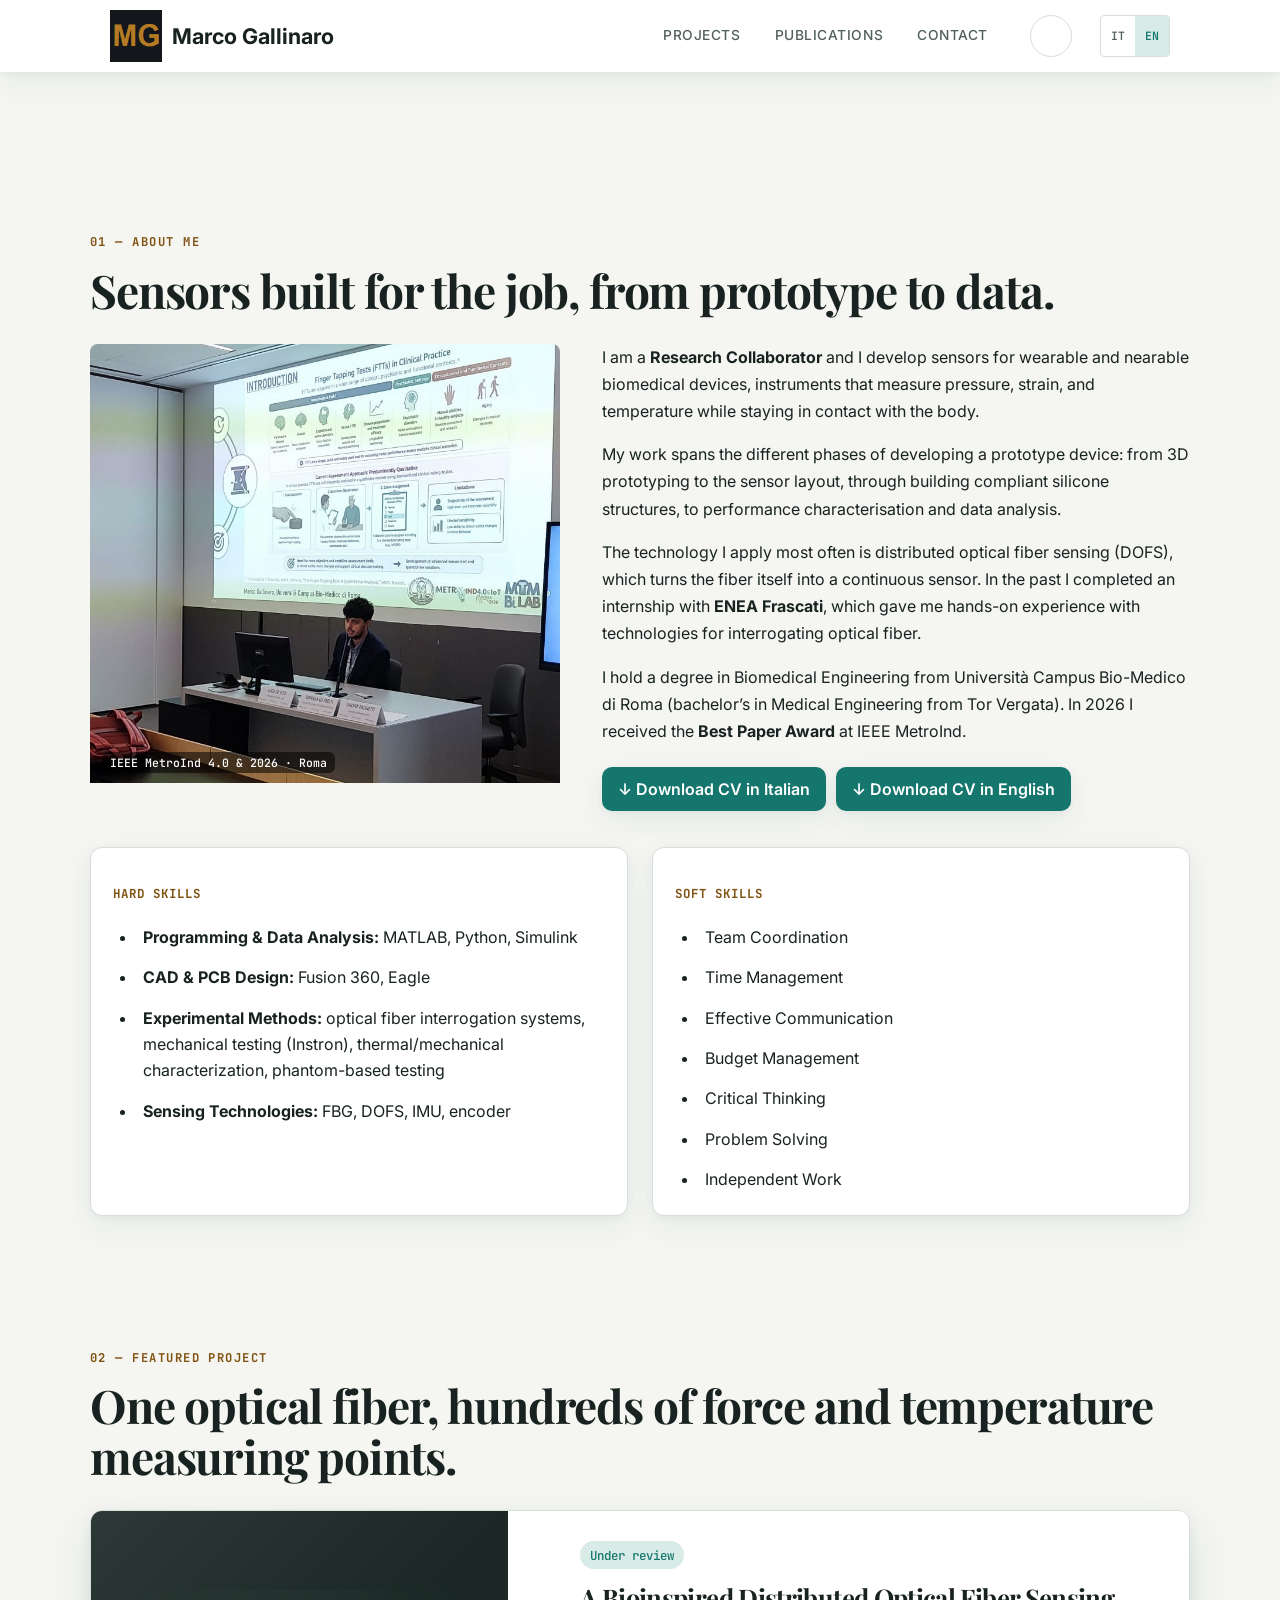
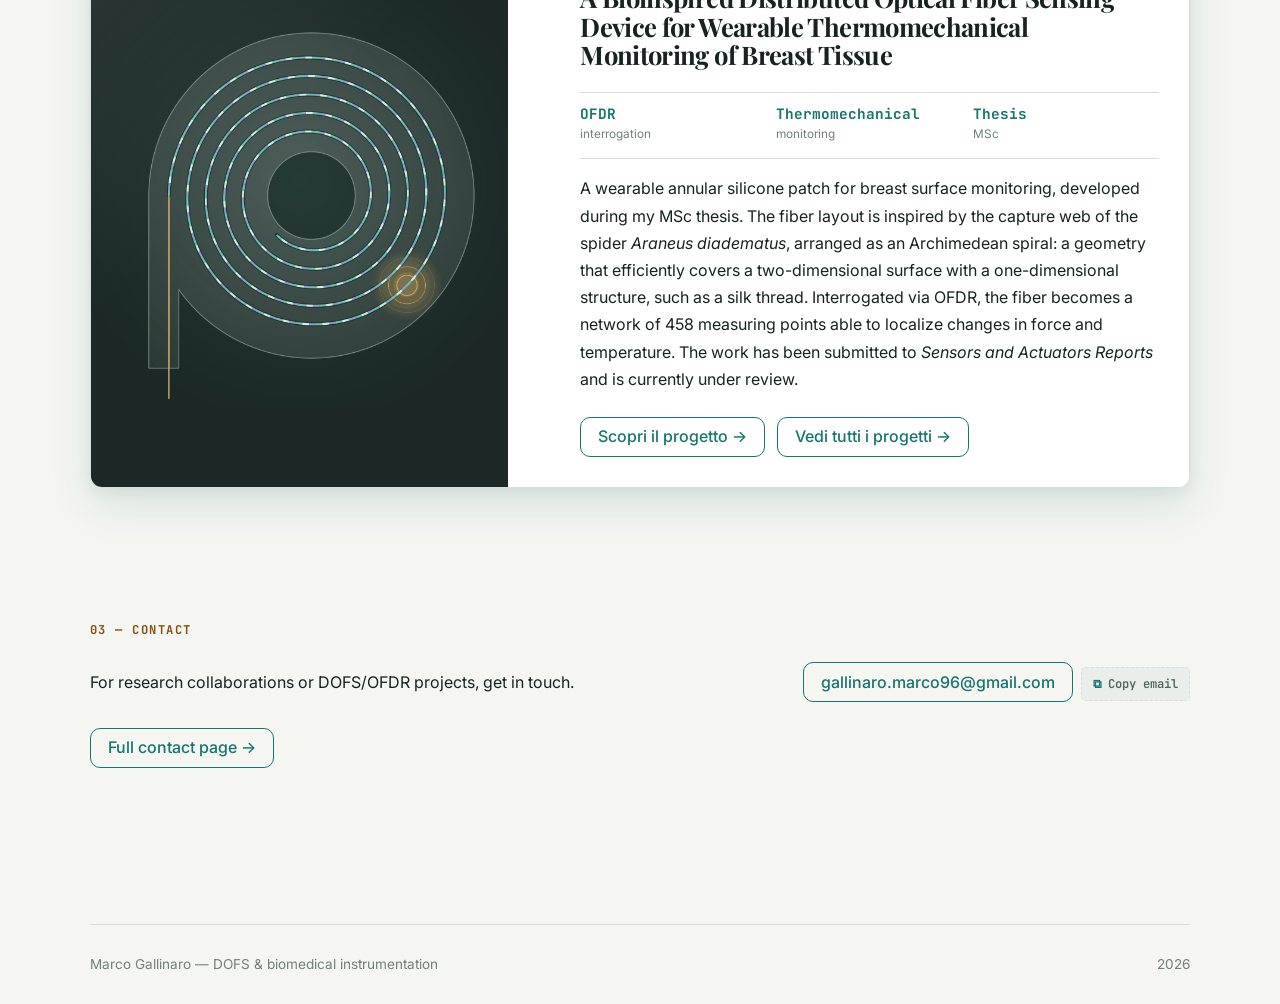
<file: index.html>
<!DOCTYPE html>
<html lang="it">
<head>
<meta charset="UTF-8">
<meta name="viewport" content="width=device-width, initial-scale=1.0">
<meta name="description" content="Portfolio di Marco Gallinaro, ricercatore in distributed optical fiber sensing (DOFS) per applicazioni biomediche indossabili.">
<title>Marco Gallinaro</title>
<link rel="canonical" href="https://DA-SOSTITUIRE.example/index.html">
<link rel="icon" href="assets/favicon.ico" sizes="any">
<link rel="icon" href="assets/favicon.svg" type="image/svg+xml">
<link rel="apple-touch-icon" href="assets/apple-touch-icon.png"><link rel="shortcut icon" href="assets/apple-touch-icon.png">
<meta property="og:title" content="Marco Gallinaro">
<meta property="og:description" content="Portfolio di Marco Gallinaro, ricercatore in distributed optical fiber sensing (DOFS) per applicazioni biomediche indossabili.">
<meta property="og:image" content="https://DA-SOSTITUIRE.example/assets/favicon.svg">
<meta property="og:url" content="https://DA-SOSTITUIRE.example/index.html">
<meta property="og:type" content="website">
<meta name="twitter:card" content="summary">
<meta name="twitter:title" content="Marco Gallinaro">
<meta name="twitter:description" content="Portfolio di Marco Gallinaro, ricercatore in distributed optical fiber sensing (DOFS) per applicazioni biomediche indossabili.">
<meta name="twitter:image" content="https://DA-SOSTITUIRE.example/assets/favicon.svg">
<meta name="twitter:url" content="https://DA-SOSTITUIRE.example/index.html">
<script defer data-domain="DA-SOSTITUIRE.example" src="https://plausible.io/js/script.js"></script>
<script src="assets/theme-toggle.js"></script>
<script defer src="assets/language-toggle.js"></script>
<link rel="preconnect" href="https://fonts.googleapis.com">
<link rel="preconnect" href="https://fonts.gstatic.com" crossorigin>
<link href="https://fonts.googleapis.com/css2?family=Inter:wght@400;500;600;700&family=JetBrains+Mono:wght@400;500;600&family=Playfair+Display:wght@600;700&display=swap" rel="stylesheet">
<link href="https://fonts.googleapis.com/icon?family=Material+Icons" rel="stylesheet">
<link rel="stylesheet" href="assets/material-overrides.css">


<script type="application/ld+json">
{
  "@context": "https://schema.org",
  "@type": "Person",
  "name": "Marco Gallinaro",
  "url": "https://DA-SOSTITUIRE.example/index.html",
  "email": "mailto:gallinaro.marco96@gmail.com",
  "jobTitle": "Research Collaborator",
  "affiliation": [
    {
      "@type": "Organization",
      "name": "ENEA Frascati"
    },
    {
      "@type": "Organization",
      "name": "INAIL BRIC"
    }
  ],
  "knowsAbout": [
    "Distributed optical fiber sensing",
    "Optical frequency domain reflectometry",
    "Fiber Bragg gratings",
    "Biomedical wearable instrumentation"
  ]
}
</script>

</head>
<body>

<a class="skip-link" href="#chi-sono">Vai al contenuto</a>

<nav class="top app-bar" aria-label="Navigazione principale">
  <div class="nav-shell">
    <a class="brand-logo" href="index.html">Marco Gallinaro</a>
    <a href="#mobile-nav" data-target="mobile-nav" class="sidenav-trigger" aria-label="Apri il menu" aria-expanded="false"><i class="material-icons">menu</i></a>
    <div class="links">
      <a href="progetti.html">Progetti</a>
      <a href="pubblicazioni.html">Pubblicazioni</a>
      <a href="contatti.html">Contatti</a>
    </div>
    <button class="theme-toggle" type="button" aria-label="Attiva tema scuro" title="Attiva tema scuro" aria-pressed="false">
      <span class="theme-icon theme-icon-sun material-icons" aria-hidden="true">light_mode</span>
      <span class="theme-icon theme-icon-moon material-icons" aria-hidden="true">dark_mode</span>
    </button>
    <div class="language-toggle" role="group" aria-label="Seleziona lingua">
      <button type="button" data-language="it" aria-pressed="true">IT</button>
      <button type="button" data-language="en" aria-pressed="false">EN</button>
    </div>
  </div>
</nav>
<ul class="sidenav" id="mobile-nav">
  <li><a href="index.html"><i class="material-icons">home</i>&larr; Home</a></li>
  <li><a href="progetti.html"><i class="material-icons">science</i>Progetti</a></li>
  <li><a href="pubblicazioni.html"><i class="material-icons">menu_book</i>Pubblicazioni</a></li>
  <li><a href="contatti.html"><i class="material-icons">mail</i>Contatti</a></li>
</ul>

<main>
<section id="chi-sono" class="tight">
  <p class="eyebrow">01 &mdash; Chi sono</p>
  <h2>Sensori su misura, dal prototipo al dato.</h2>

  <div class="bio-grid">
    <figure class="bio-photo">
      <img src="assets/FotoHome.jpeg" alt=" Durante una presentazione a IEEE MetroInd 4.0 & 2026, Roma" width="1200" height="675" loading="lazy">
      <figcaption>IEEE MetroInd 4.0 &amp; 2026 · Roma</figcaption>
    </figure>

    
    <div class="bio-text">
      <p>Sono un <strong>Research Collaborator</strong> e sviluppo sensori per dispositivi biomedici wearable e nearable, strumenti che misurano pressione, deformazione e temperatura restando a contatto con il corpo.</p>
      <p>Il mio lavoro attraversa le diverse fasi dello sviluppo di un dispositivo prototipale: dalla prototipazione 3D alla scelta del layout del sensore, passando per la realizzazione di strutture in silicone conformabile, fino alla caratterizzazione delle prestazioni e all'analisi dei dati.</p>
      <p>La tecnologia che applico più spesso è il sensing a fibra ottica distribuita (DOFS), che trasforma la fibra stessa in un sensore continuo. In passato ho svolto un tirocinio con <strong>ENEA Frascati</strong>, grazie al quale ho potuto sviluppare competenze hands-on nell'utilizzo di tecnologie in grado di interrogare la fibra ottica.</p>
            <p>Sono laureato in Ingegneria Biomedica presso l'Universit&agrave; Campus Bio-Medico di Roma (laurea triennale in Ingegneria Medica a Tor Vergata). Nel 2026 ho ricevuto il <strong>Best Paper Award</strong> a IEEE MetroInd.</p>
      <div class="cv-action">
        <a class="btn" href="assets/cv-marco-gallinaro-it.pdf" download>&#8595; Scarica il CV in italiano</a>
        <a class="btn" href="assets/cv-marco-gallinaro-en.pdf" download>&#8595; Download CV in English</a>
      </div>
    </div>
  </div>

  <div class="skills-columns">
  <div class="skills-col">
    <p class="skills-col-title">Competenze tecniche</p>
     <ul class="skills-list">
        <li><strong>Programmazione e analisi dati:</strong> MATLAB, Python, Simulink</li>
        <li><strong>Progettazione CAD e PCB:</strong> Fusion 360, Eagle</li>
        <li><strong>Metodi sperimentali:</strong> sistemi di interrogazione in fibra ottica, prove meccaniche (Instron), caratterizzazione termica e meccanica, test su phantom</li>
        <li><strong>Tecnologie di sensing:</strong> FBG, DOFS, IMU</li>
     </ul>
  </div>
  <div class="skills-col">
    <p class="skills-col-title">Competenze trasversali</p>
    <ul class="skills-list">
      <li>Coordinamento del team</li>
      <li>Gestione del tempo</li>
      <li>Comunicazione efficace</li>
      <li>Gestione del budget</li>
      <li>Pensiero critico</li>
      <li>Problem solving</li>
      <li>Lavoro in autonomia</li>
    </ul>
  </div>
</div>
</section>


<section id="progetto-in-evidenza">
  <p class="eyebrow">02 &mdash; Progetto in evidenza</p>
    <h2>Una fibra ottica, centinaia di punti di misura di forza e temperatura.</h2>
  <div class="feature-grid">
    <a class="feature-media" href="distributed-wearable-device.html" aria-label="Distributed Wearable Device">
      <img src="assets/Copertina_DWD.png" alt="Patch anulare in silicone con fibra ottica a spirale" loading="lazy">
    </a>
    <div class="feature-body">
      <span class="tag status-review">In revisione</span>
      <h3>A Bioinspired Distributed Optical Fiber Sensing Device for Wearable Thermomechanical Monitoring of Breast Tissue</h3>
      <div class="feature-specs" aria-label="Dati tecnici del progetto">
        <span><strong>OFDR</strong><small>interrogazione</small></span>
        <span><strong>Termomeccanico</strong><small>monitoraggio</small></span>
        <span><strong>Tesi</strong><small>laurea magistrale</small></span>
      </div>
            <p>Una patch anulare in silicone indossabile per il monitoraggio della superficie mammaria, sviluppata durante il mio lavoro di tesi magistrale. Il layout della fibra si ispira alla tela di cattura del ragno <em>Araneus diadematus</em>, organizzata secondo una spirale di Archimede: una geometria che permette di coprire in modo efficiente una superficie bidimensionale con una struttura unidimensionale, come il filo di seta, e di distribuire uniformemente le tensioni sulla tela. Interrogata via OFDR, la fibra diventa una rete di centinaia di punti di misura in grado di localizzare variazioni di forza e temperatura. Il lavoro &egrave; stato sottoposto alla rivista <em>Sensors and Actuators Reports</em> ed &egrave; attualmente in fase di revisione.</p>
      <div class="feature-links">
        <a class="open-link" href="distributed-wearable-device.html">Scopri il progetto &rarr;</a>
        <a class="open-link" href="progetti.html">Vedi tutti i progetti &rarr;</a>
      </div>
    </div>
  </div>
</section>

<section id="contatti" class="tight">
  <p class="eyebrow">03 &mdash; Contatti</p>
  <div class="contact-row">
    <p>Per collaborazioni di ricerca o progetti DOFS/OFDR, scrivimi pure.</p>
    <span><a class="mail-link" href="mailto:gallinaro.marco96@gmail.com">gallinaro.marco96@gmail.com</a><button class="copy-email" type="button" data-copy-email="gallinaro.marco96@gmail.com" data-copy-label="Copia email" data-copied-label="Copiata">Copia email</button></span>
  </div>
  <p class="home-contact-link"><a href="contatti.html" class="open-link">Pagina contatti completa &rarr;</a></p>
</section>

</main>

<button class="back-to-top" type="button" aria-label="Torna su" title="Torna su">↑</button>

<footer>
  <span>Marco Gallinaro &mdash; DOFS &amp; biomedical instrumentation</span>
  <span id="year"></span>
</footer>

<script>document.getElementById('year').textContent = new Date().getFullYear();</script>

<script src="assets/interactions.js"></script>
</body>
</html>
</file>
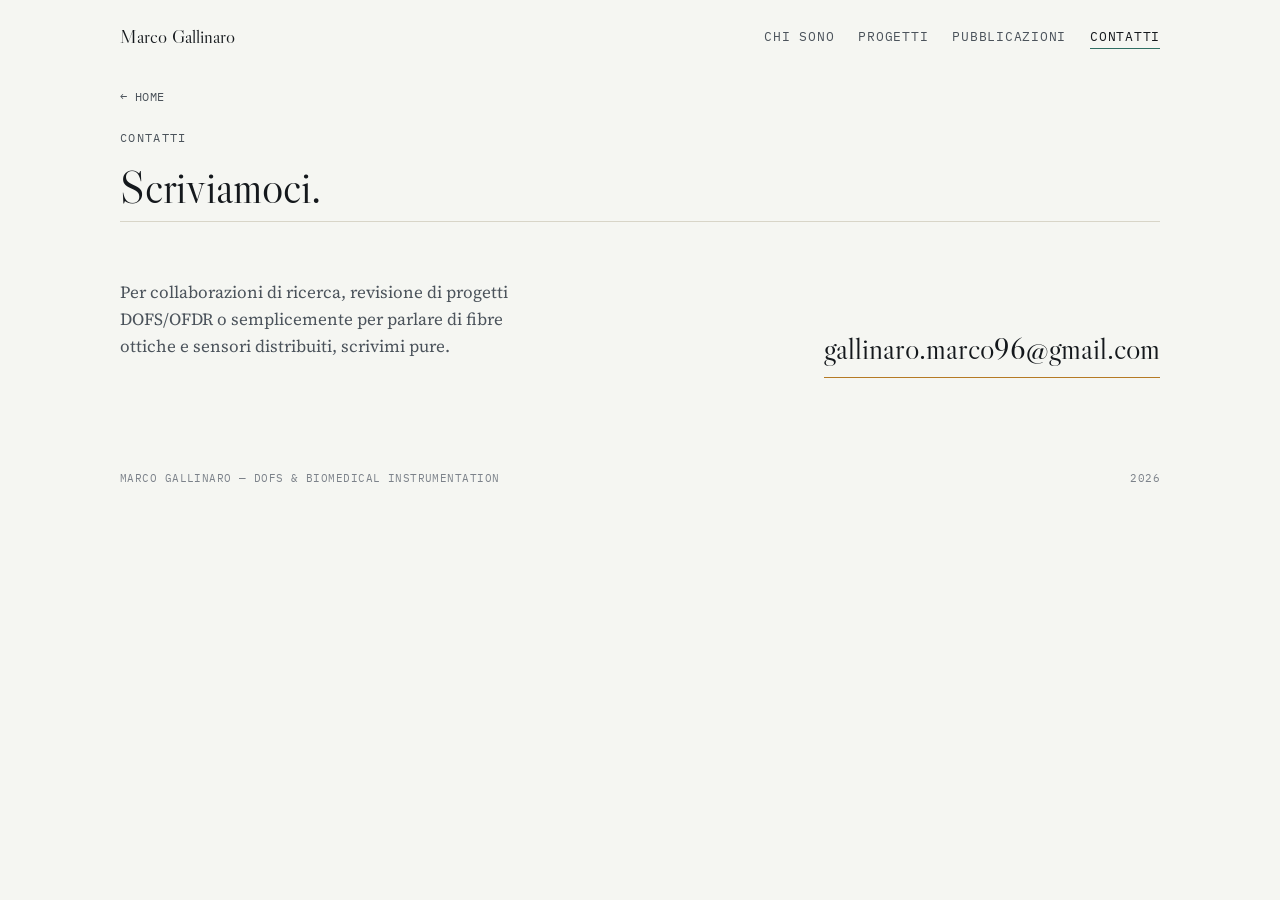
<file: chi-sono.html>
<!DOCTYPE html>
<html lang="it">
<head>
<meta charset="UTF-8">
<meta name="viewport" content="width=device-width, initial-scale=1.0">
<meta name="description" content="Contatti di Marco Gallinaro, ricercatore in distributed optical fiber sensing (DOFS).">
<title>Contatti — Marco Gallinaro</title>
<link rel="preconnect" href="https://fonts.googleapis.com">
<link rel="preconnect" href="https://fonts.gstatic.com" crossorigin>
<link rel="stylesheet" href="https://fonts.googleapis.com/css2?family=Libre+Caslon+Display&family=Source+Serif+4:opsz,wght@8..60,400;8..60,500;8..60,600&family=IBM+Plex+Mono:wght@400;500&display=swap">
<link rel="stylesheet" href="assets/site.css">
</head>
<body>

<nav class="top">
  <a class="name" href="index.html">Marco Gallinaro</a>
  <div class="links">
    <a href="index.html#chi-sono">Chi sono</a>
    <a href="progetti.html">Progetti</a>
    <a href="pubblicazioni.html">Pubblicazioni</a>
    <a href="contatti.html" class="is-active">Contatti</a>
  </div>
</nav>

<header class="page-head wrap">
  <a class="back-link" href="index.html">← Home</a>
  <p class="eyebrow" style="margin-top:18px;">Contatti</p>
  <h1>Scriviamoci.</h1>
</header>

<section class="tight">
  <div class="contact-row">
    <p>Per collaborazioni di ricerca, revisione di progetti DOFS/OFDR o semplicemente per parlare di fibre ottiche e sensori distribuiti, scrivimi pure.</p>
    <a class="mail-link" href="mailto:gallinaro.marco96@gmail.com">gallinaro.marco96@gmail.com</a>
  </div>

  <!--
    TODO: quando avrai i link ai tuoi profili (LinkedIn, ORCID, Google Scholar, ecc.)
    mandameli e li aggiungo qui, es.:
    <div class="profile-links">
      <a href="https://www.linkedin.com/in/...">LinkedIn</a>
      <a href="https://orcid.org/...">ORCID</a>
    </div>
  -->
</section>

<footer>
  <span>Marco Gallinaro — DOFS &amp; biomedical instrumentation</span>
  <span id="year"></span>
</footer>

<script>document.getElementById('year').textContent = new Date().getFullYear();</script>
</body>
</html>
</file>
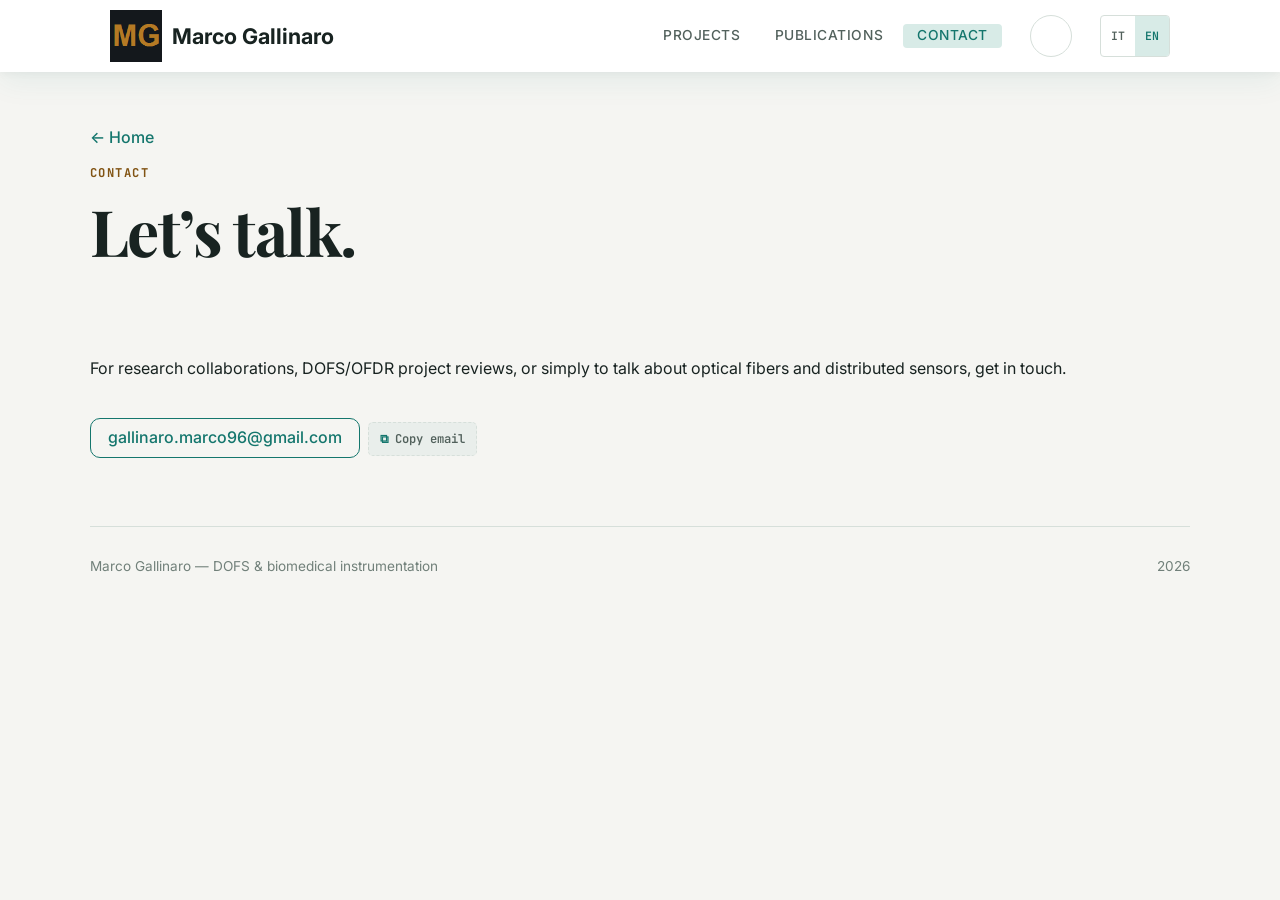
<file: contatti.html>
<!DOCTYPE html>
<html lang="it">
<head>
<meta charset="UTF-8">
<meta name="viewport" content="width=device-width, initial-scale=1.0">
<meta name="description" content="Contatti di Marco Gallinaro, ricercatore in distributed optical fiber sensing (DOFS).">
<title>Contatti &mdash; Marco Gallinaro</title><link href="https://fonts.googleapis.com/css2?family=Inter:wght@400;500;600;700&family=JetBrains+Mono:wght@400;500;600&family=Playfair+Display:wght@600;700&display=swap" rel="stylesheet"><link rel="canonical" href="https://DA-SOSTITUIRE.example/contatti.html"><link rel="icon" href="assets/favicon.ico" sizes="any"><link rel="apple-touch-icon" href="assets/apple-touch-icon.png"><link rel="shortcut icon" href="assets/apple-touch-icon.png"><meta property="og:title" content="Contatti &mdash; Marco Gallinaro"><meta property="og:description" content="Contatti di Marco Gallinaro, ricercatore in distributed optical fiber sensing (DOFS)."><meta property="og:image" content="https://DA-SOSTITUIRE.example/assets/favicon.svg"><meta property="og:url" content="https://DA-SOSTITUIRE.example/contatti.html"><meta property="og:type" content="website"><meta name="twitter:card" content="summary"><meta name="twitter:title" content="Contatti &mdash; Marco Gallinaro"><meta name="twitter:description" content="Contatti di Marco Gallinaro, ricercatore in distributed optical fiber sensing (DOFS)."><meta name="twitter:image" content="https://DA-SOSTITUIRE.example/assets/favicon.svg"><meta name="twitter:url" content="https://DA-SOSTITUIRE.example/contatti.html"><link rel="preconnect" href="https://fonts.googleapis.com"><link rel="preconnect" href="https://fonts.gstatic.com" crossorigin><link href="https://fonts.googleapis.com/icon?family=Material+Icons" rel="stylesheet">
<link rel="icon" href="assets/favicon.svg" type="image/svg+xml">
<link rel="stylesheet" href="assets/material-overrides.css">
<script src="assets/theme-toggle.js"></script><script defer src="assets/language-toggle.js"></script>
</head>
<body>
<nav class="top app-bar" aria-label="Navigazione principale"><div class="nav-shell"><a class="brand-logo" href="index.html">Marco Gallinaro</a><a href="#mobile-nav" data-target="mobile-nav" class="sidenav-trigger" aria-label="Apri il menu" aria-expanded="false"><i class="material-icons">menu</i></a><div class="links"><a href="progetti.html">Progetti</a><a href="pubblicazioni.html">Pubblicazioni</a><a href="contatti.html" class="is-active">Contatti</a></div><button class="theme-toggle" type="button" aria-label="Attiva tema scuro" title="Attiva tema scuro" aria-pressed="false"><span class="theme-icon theme-icon-sun material-icons">light_mode</span><span class="theme-icon theme-icon-moon material-icons">dark_mode</span></button><div class="language-toggle" role="group" aria-label="Seleziona lingua"><button type="button" data-language="it" aria-pressed="true">IT</button><button type="button" data-language="en" aria-pressed="false">EN</button></div></div></nav>
<ul class="sidenav" id="mobile-nav"><li><a href="index.html">Home</a></li><li><a href="progetti.html">Progetti</a></li><li><a href="pubblicazioni.html">Pubblicazioni</a></li><li><a href="contatti.html">Contatti</a></li></ul>
<main><header class="page-head wrap"><a class="back-link" href="index.html">&larr; Home</a><p class="eyebrow page-head-eyebrow">Contatti</p><h1>Scriviamoci.</h1></header><section id="contatti" class="tight"><div class="contact-row"><p>Per collaborazioni di ricerca, revisione di progetti DOFS/OFDR o semplicemente per parlare di fibre ottiche e sensori distribuiti, scrivimi pure.</p><span><a class="mail-link" href="mailto:gallinaro.marco96@gmail.com">gallinaro.marco96@gmail.com</a><button class="copy-email" type="button" data-copy-email="gallinaro.marco96@gmail.com" data-copy-label="Copia email" data-copied-label="Copiata">Copia email</button></span></div></section></main>
<button class="back-to-top" type="button" aria-label="Torna su" title="Torna su">↑</button>
<footer><span>Marco Gallinaro &mdash; DOFS &amp; biomedical instrumentation</span><span id="year"></span></footer>
<script>document.getElementById('year').textContent=new Date().getFullYear();</script>
<script src="assets/interactions.js"></script>
</body>
</html>
</file>
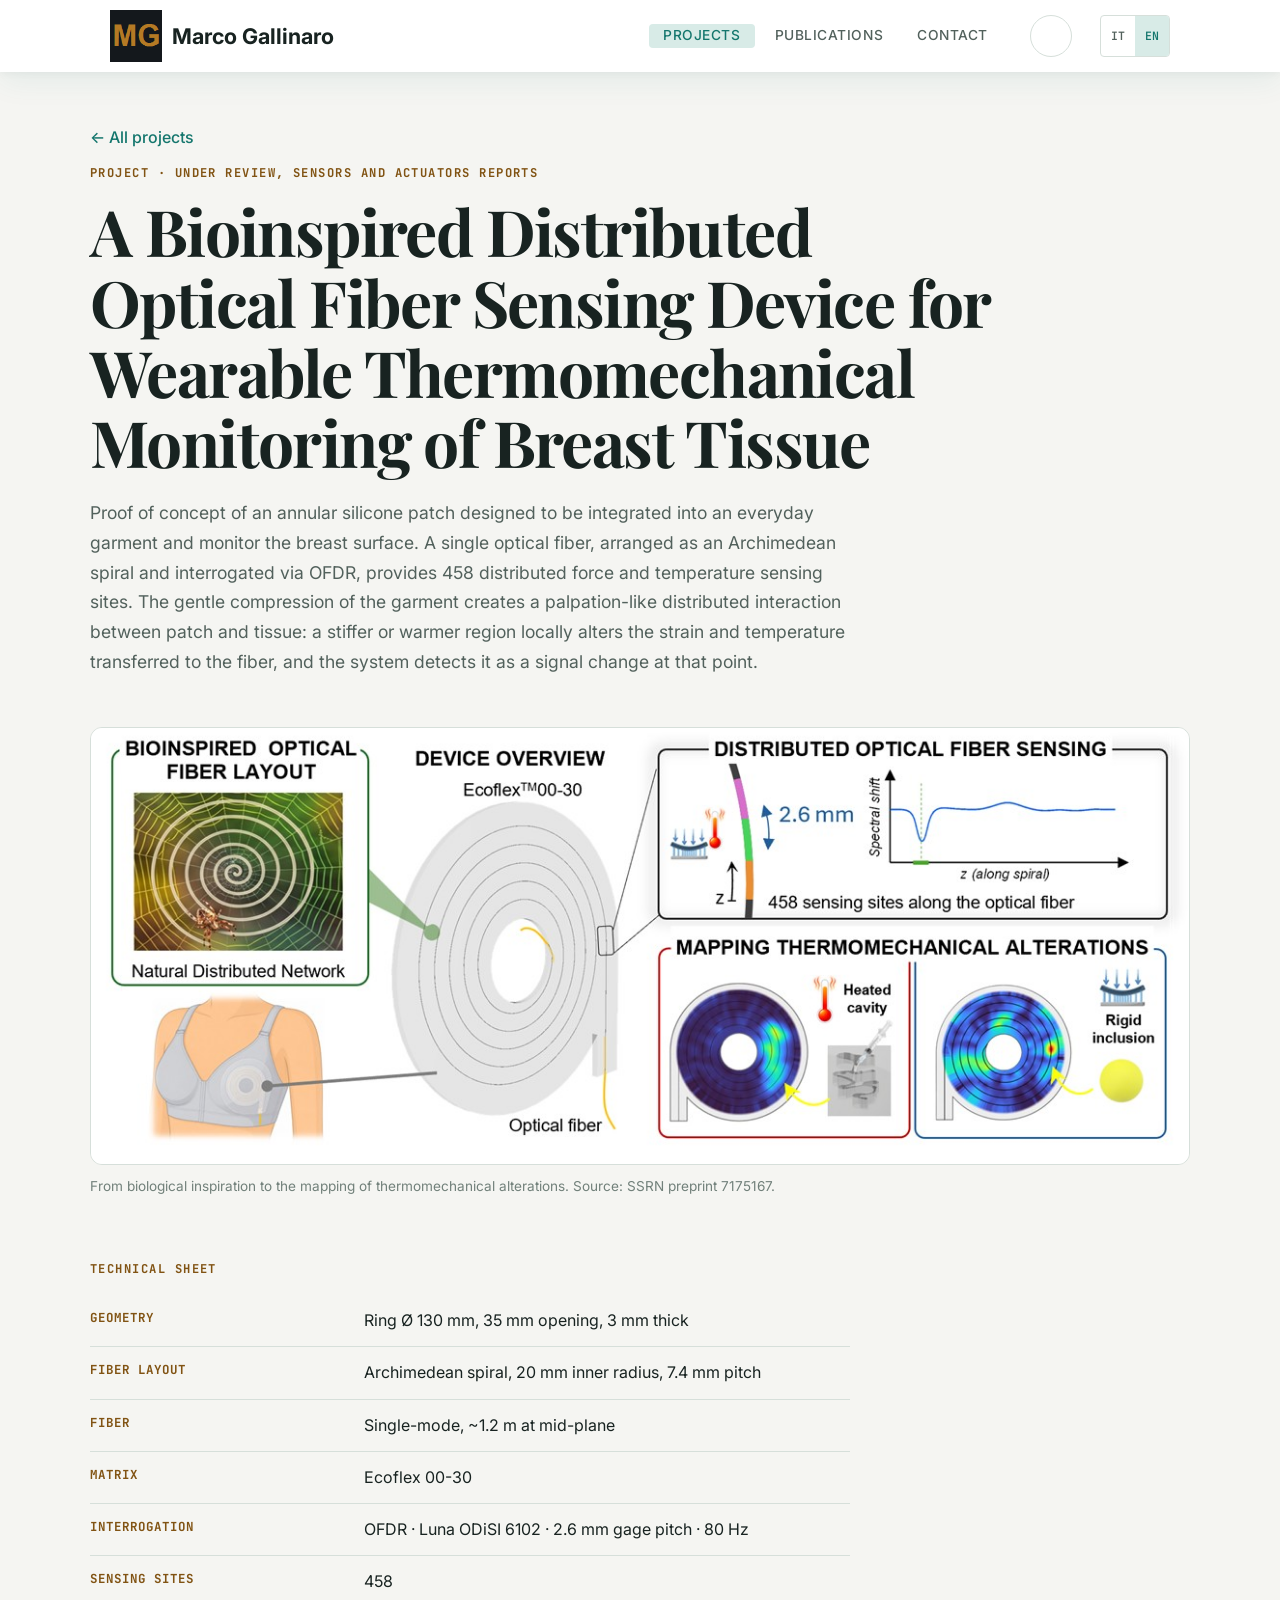
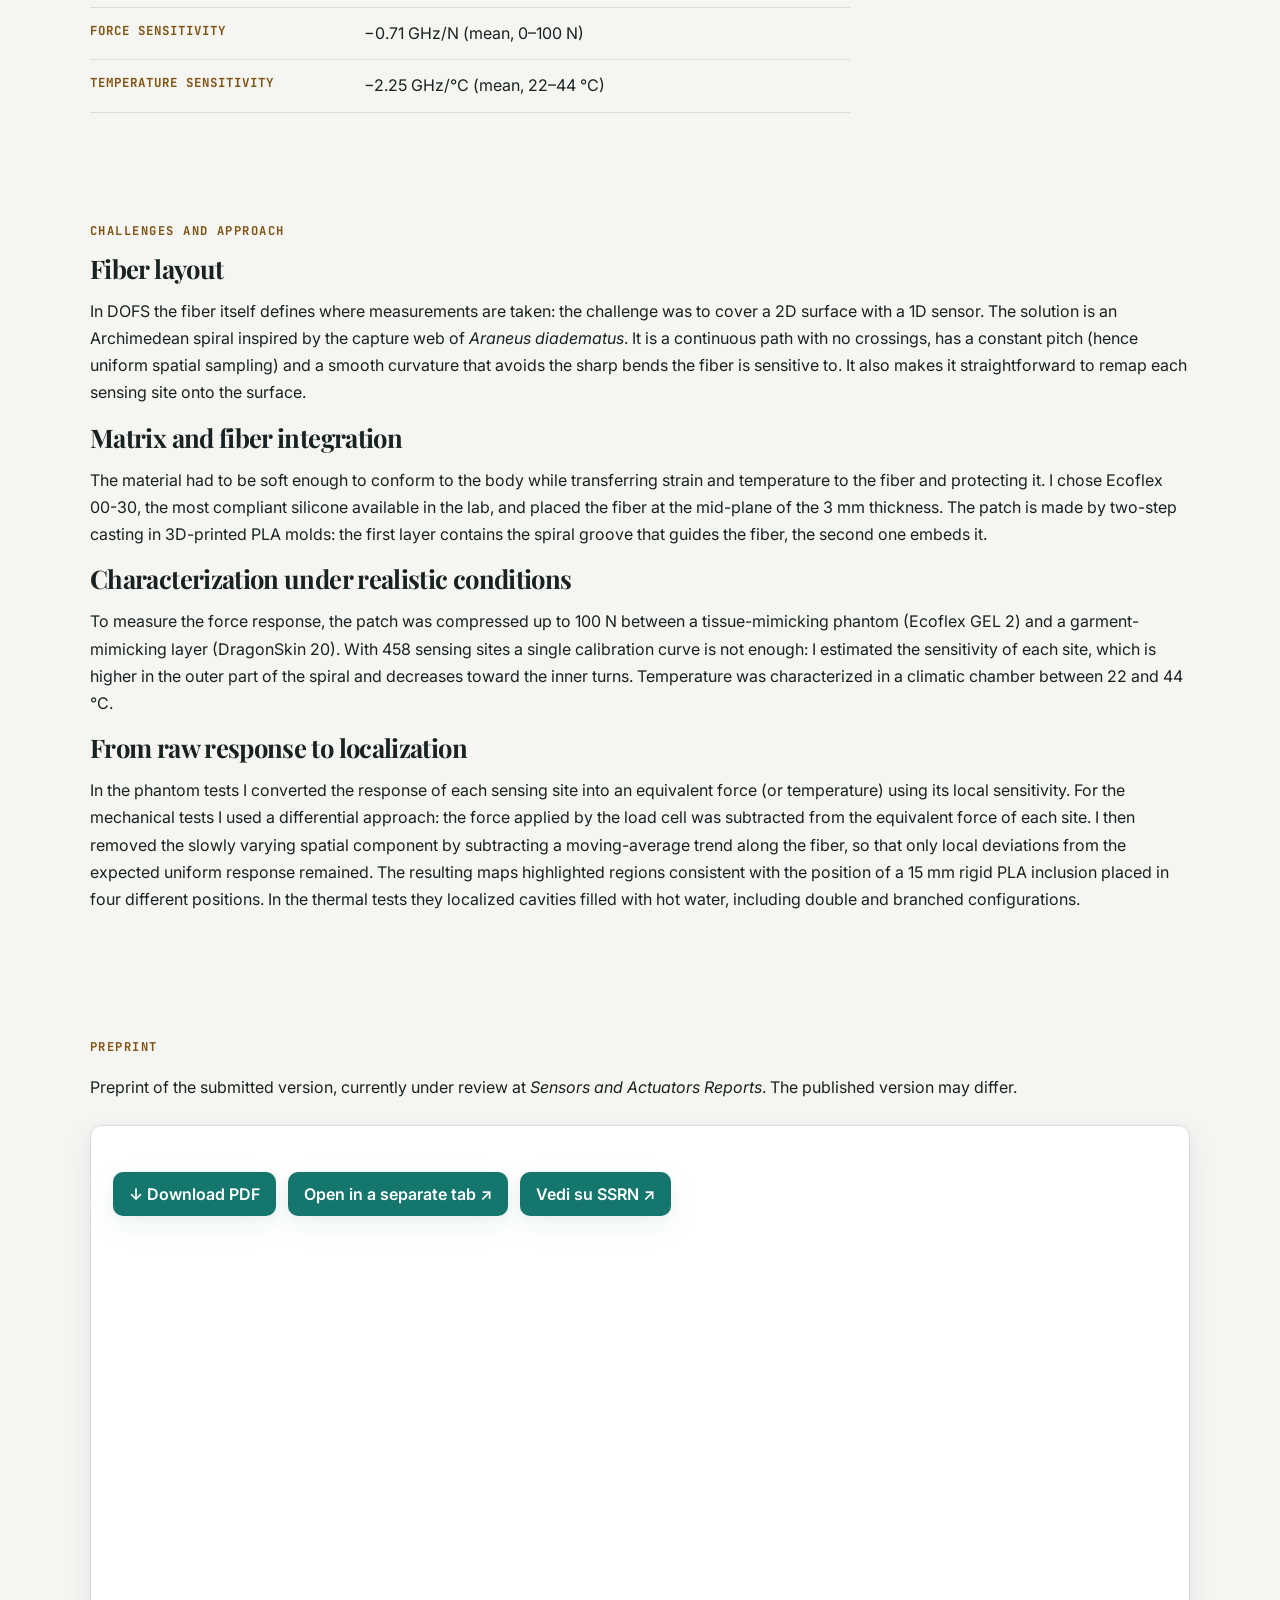
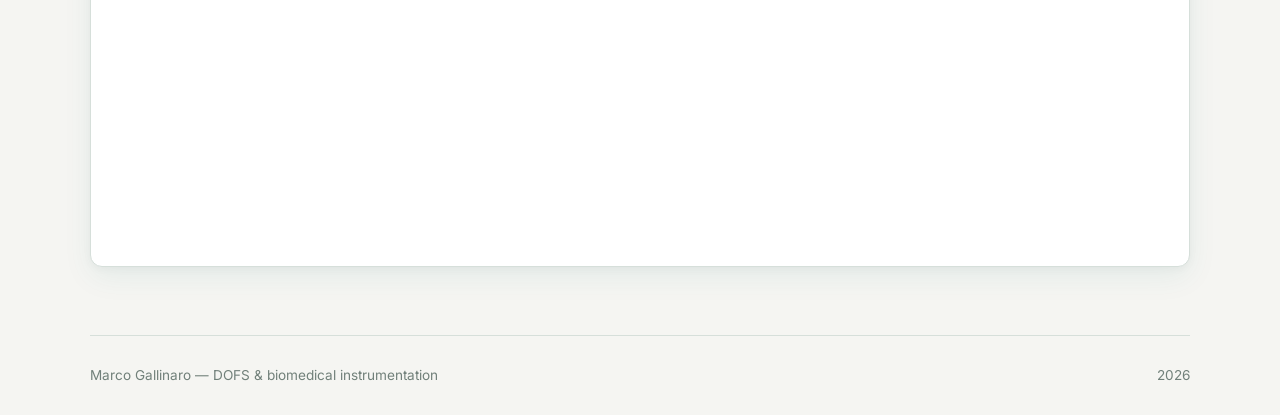
<file: distributed-wearable-device.html>
<!DOCTYPE html>
<html lang="it">
<head>
<meta charset="UTF-8">
<meta name="viewport" content="width=device-width, initial-scale=1.0">
<meta name="description" content="Distributed Wearable Device: patch anulare in silicone con fibra ottica a spirale interrogata in OFDR, per il monitoraggio della superficie mammaria.">
<title>A Bioinspired Distributed Optical Fiber Sensing Device for Wearable Thermomechanical Monitoring of Breast Tissue &mdash; Marco Gallinaro</title>
<link rel="canonical" href="https://DA-SOSTITUIRE.example/distributed-wearable-device.html">
<link rel="icon" href="assets/favicon.ico" sizes="any">
<link rel="icon" href="assets/favicon.svg" type="image/svg+xml">
<link rel="apple-touch-icon" href="assets/apple-touch-icon.png"><link rel="shortcut icon" href="assets/apple-touch-icon.png">
<meta property="og:title" content="A Bioinspired Distributed Optical Fiber Sensing Device for Wearable Thermomechanical Monitoring of Breast Tissue &mdash; Marco Gallinaro">
<meta property="og:description" content="A Bioinspired Distributed Optical Fiber Sensing Device for Wearable Thermomechanical Monitoring of Breast Tissuee: patch anulare in silicone con fibra ottica a spirale interrogata in OFDR, per il monitoraggio della superficie mammaria.">
<meta property="og:image" content="https://DA-SOSTITUIRE.example/assets/favicon.svg">
<meta property="og:url" content="https://DA-SOSTITUIRE.example/distributed-wearable-device.html">
<meta property="og:type" content="website">
<meta name="twitter:card" content="summary">
<meta name="twitter:title" content="Distributed Wearable Device &mdash; Marco Gallinaro">
<meta name="twitter:description" content="Distributed Wearable Device: patch anulare in silicone con fibra ottica a spirale interrogata in OFDR, per il monitoraggio della superficie mammaria.">
<meta name="twitter:image" content="https://DA-SOSTITUIRE.example/assets/favicon.svg">
<meta name="twitter:url" content="https://DA-SOSTITUIRE.example/distributed-wearable-device.html">
<script defer data-domain="DA-SOSTITUIRE.example" src="https://plausible.io/js/script.js"></script>
<script src="assets/theme-toggle.js"></script>
<script defer src="assets/language-toggle.js"></script>
<link rel="preconnect" href="https://fonts.googleapis.com">
<link rel="preconnect" href="https://fonts.gstatic.com" crossorigin>
<link href="https://fonts.googleapis.com/css2?family=Inter:wght@400;500;600;700&family=JetBrains+Mono:wght@400;500;600&family=Playfair+Display:wght@600;700&display=swap" rel="stylesheet">
<link href="https://fonts.googleapis.com/icon?family=Material+Icons" rel="stylesheet">
<link rel="stylesheet" href="assets/material-overrides.css">


</head>
<body>

<a class="skip-link" href="#distributed-wearable-device">Vai al contenuto</a>

<nav class="top app-bar" aria-label="Navigazione principale">
  <div class="nav-shell">
    <a class="brand-logo" href="index.html">Marco Gallinaro</a>
    <a href="#mobile-nav" data-target="mobile-nav" class="sidenav-trigger" aria-label="Apri il menu" aria-expanded="false"><i class="material-icons">menu</i></a>
    <div class="links">
      <a href="progetti.html" class="is-active">Progetti</a>
      <a href="pubblicazioni.html">Pubblicazioni</a>
      <a href="contatti.html">Contatti</a>
    </div>
    <button class="theme-toggle" type="button" aria-label="Attiva tema scuro" title="Attiva tema scuro" aria-pressed="false">
      <span class="theme-icon theme-icon-sun material-icons" aria-hidden="true">light_mode</span>
      <span class="theme-icon theme-icon-moon material-icons" aria-hidden="true">dark_mode</span>
    </button>
    <div class="language-toggle" role="group" aria-label="Seleziona lingua">
      <button type="button" data-language="it" aria-pressed="true">IT</button>
      <button type="button" data-language="en" aria-pressed="false">EN</button>
    </div>
  </div>
</nav>
<ul class="sidenav" id="mobile-nav">
  <li><a href="index.html"><i class="material-icons">home</i>&larr; Home</a></li>
  <li><a href="progetti.html"><i class="material-icons">science</i>Progetti</a></li>
  <li><a href="pubblicazioni.html"><i class="material-icons">menu_book</i>Pubblicazioni</a></li>
  <li><a href="contatti.html"><i class="material-icons">mail</i>Contatti</a></li>
</ul>

<main>

<header class="page-head wrap">
  <a class="back-link" href="progetti.html">&larr; Tutti i progetti</a>
  <p class="eyebrow page-head-eyebrow">Progetto &middot; In revisione, Sensors and Actuators Reports</p>
  <h1>A Bioinspired Distributed Optical Fiber Sensing Device for Wearable Thermomechanical Monitoring of Breast Tissue</h1>
    <p class="dek">Proof of concept di una patch anulare in silicone, pensata per essere integrata in un indumento di uso quotidiano e monitorare la superficie mammaria. Una sola fibra ottica, disposta a spirale di Archimede e interrogata via OFDR, fornisce 458 punti di misura distribuiti di forza e temperatura. La leggera compressione dell'indumento crea tra patch e tessuto un'interazione simile a una palpazione distribuita: una regione più rigida o più calda modifica localmente la deformazione e la temperatura trasmesse alla fibra, e il sistema la rileva come variazione del segnale in quel punto.</p>
</header>

<figure class="project-figure">
  <img src="assets/dwd-overview.jpg" alt="Panoramica del Distributed Wearable Device: layout della fibra ispirato alla ragnatela, patch in Ecoflex 00-30 integrata in un reggiseno, principio di misura DOFS con 458 punti lungo la fibra e mappe di una cavità riscaldata e di un'inclusione rigida" width="1137" height="452" loading="lazy">
  <figcaption>Dall'ispirazione biologica alla mappatura delle alterazioni termomeccaniche. Fonte: preprint SSRN 7175167.</figcaption>
</figure>
  
<section id="distributed-wearable-device" class="tight">
  <p class="eyebrow">Scheda tecnica</p>
  <table class="spec-table">
    <tbody>
      <tr><th scope="row">Geometria</th><td>Anello Ø 130 mm, foro 35 mm, spessore 3 mm</td></tr>
      <tr><th scope="row">Layout fibra</th><td>Spirale di Archimede, raggio interno 20 mm, passo 7,4 mm</td></tr>
      <tr><th scope="row">Fibra</th><td>Monomodale, ~1,2 m a metà spessore</td></tr>
      <tr><th scope="row">Matrice</th><td>Ecoflex 00-30</td></tr>
      <tr><th scope="row">Interrogazione</th><td>OFDR · Luna ODiSI 6102 · gage pitch 2,6 mm · 80 Hz</td></tr>
      <tr><th scope="row">Punti di misura</th><td>458</td></tr>
      <tr><th scope="row">Sensibilità in forza</th><td>−0,71 GHz/N (media, 0–100 N)</td></tr>
      <tr><th scope="row">Sensibilità in temperatura</th><td>−2,25 GHz/°C (media, 22–44 °C)</td></tr>
    </tbody>
  </table>
</section>
  
<section id="sfide-strategie" class="tight">
  <p class="eyebrow">Sfide e strategie</p>
  <div class="strategy" id="strategia-layout">
    <h3>Layout della fibra</h3>
    <p>Con il DOFS è la fibra stessa a definire dove si misura: bisognava coprire una superficie 2D con un sensore 1D. La soluzione è una spirale di Archimede ispirata alla tela di <em>Araneus diadematus</em>. È un percorso continuo senza incroci, ha passo costante (quindi campionamento spaziale uniforme) e curvatura dolce, che evita le pieghe brusche a cui la fibra è sensibile. Permette anche di rimappare in modo semplice ogni punto di misura sulla superficie.</p>
  </div>
  <div class="strategy" id="strategia-matrice">
    <h3>Matrice e integrazione della fibra</h3>
    <p>Serviva un materiale abbastanza morbido da adattarsi al corpo, che trasferisse deformazione e temperatura alla fibra e la proteggesse. Ho scelto l'Ecoflex 00-30, il più cedevole tra i siliconi disponibili in laboratorio, e ho posizionato la fibra a metà dei 3 mm di spessore. La patch è realizzata con una doppia colata in stampi PLA stampati in 3D: il primo strato contiene la scanalatura a spirale che guida la fibra, il secondo la ingloba.</p>
  </div>
  <div class="strategy" id="strategia-caratterizzazione">
    <h3>Caratterizzazione in condizioni realistiche</h3>
    <p>Per misurare la risposta in forza la patch è stata compressa tra un phantom che simula il tessuto (Ecoflex GEL 2) e uno strato che simula l'indumento (DragonSkin 20), fino a 100 N. Con 458 punti non basta una curva di taratura unica: ho stimato la sensibilità di ogni punto, che risulta più alta all'esterno della spirale e diminuisce verso l'interno. La temperatura è stata caratterizzata in camera climatica tra 22 e 44 °C.</p>
  </div>
  <div class="strategy" id="strategia-localizzazione">
    <h3>Dalla risposta grezza alla localizzazione</h3>
    <p>Nei test su phantom ho convertito la risposta di ogni punto in forza (o temperatura) equivalente usando la sua sensibilità locale. Per la parte meccanica ho usato un approccio differenziale: alla forza equivalente di ogni punto ho sottratto la forza applicata, misurata dalla cella di carico. Poi ho rimosso l'andamento spaziale lento, sottraendo il trend a media mobile lungo la fibra, così da far emergere solo le deviazioni locali dalla risposta uniforme attesa. Le mappe ottenute hanno evidenziato zone coerenti con la posizione di un'inclusione rigida in PLA di 15 mm in quattro posizioni diverse. Nei test termici hanno localizzato cavità riempite d'acqua calda, anche in configurazioni doppie e ramificate.</p>
  </div>
</section>

<section class="tight">
  <p class="eyebrow">Preprint</p>
    <p class="preprint-note">Preprint della versione sottomessa, attualmente in revisione presso <em>Sensors and Actuators Reports</em>. La versione pubblicata potrebbe differire.</p>
  <div class="report-block">
    <div class="report-actions">
      <a class="btn" href="assets/dwd-preprint.pdf" download>&#8595; Scarica il PDF</a>
      <a class="btn" href="assets/dwd-preprint.pdf" target="_blank" rel="noopener">Apri in una scheda separata &#8599;</a>
      <a class="btn" href="https://papers.ssrn.com/sol3/papers.cfm?abstract_id=7175167" target="_blank" rel="noopener">Vedi su SSRN &#8599;</a>
    </div>
    <iframe class="pdf-frame" src="assets/dwd-preprint.pdf" title="Preprint PDF &mdash; A Bioinspired Distributed Optical Fiber Sensing Device for Wearable Thermomechanical Monitoring of Breast Tissue">
      <p class="pdf-fallback">Il tuo browser non supporta l'anteprima integrata dei PDF. <a href="assets/dwd-report.pdf">Scarica il preprint</a> per leggerlo.</p>
    </iframe>
  </div>
</section>

</main>

<button class="back-to-top" type="button" aria-label="Torna su" title="Torna su">↑</button>

<footer>
  <span>Marco Gallinaro &mdash; DOFS &amp; biomedical instrumentation</span>
  <span id="year"></span>
</footer>

<script>document.getElementById('year').textContent = new Date().getFullYear();</script>

<script src="assets/interactions.js"></script>
</body>
</html>
</file>
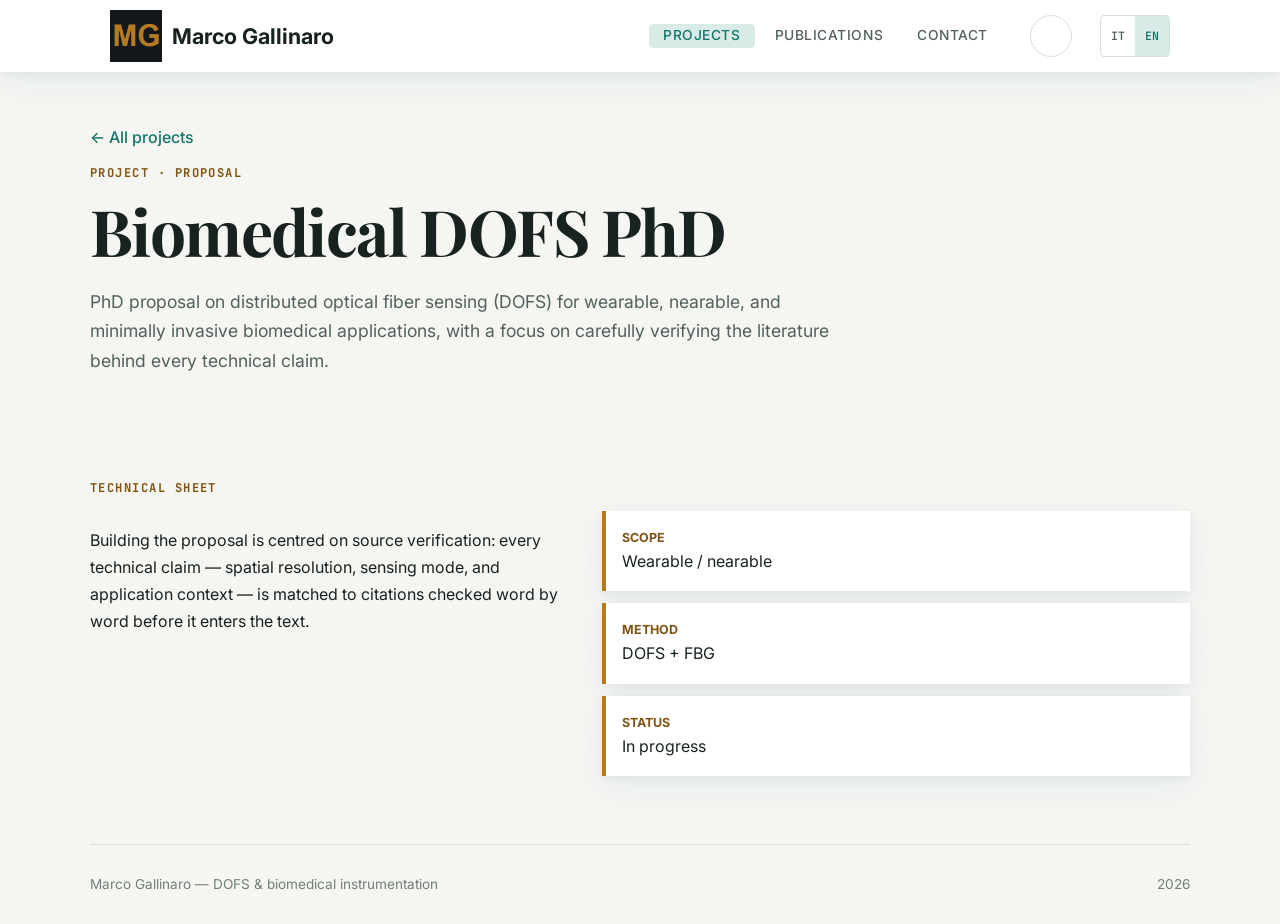
<file: dottorato-dofs.html>
<!DOCTYPE html>
<html lang="it">
<head>
<meta charset="UTF-8">
<meta name="viewport" content="width=device-width, initial-scale=1.0">
<meta name="description" content="Proposta di dottorato di Marco Gallinaro su distributed optical fiber sensing (DOFS) per applicazioni biomediche wearable e nearable.">
<title>Dottorato in DOFS biomedicale &mdash; Marco Gallinaro</title>
<link rel="canonical" href="https://DA-SOSTITUIRE.example/dottorato-dofs.html">
<link rel="icon" href="assets/favicon.ico" sizes="any">
<link rel="icon" href="assets/favicon.svg" type="image/svg+xml">
<link rel="apple-touch-icon" href="assets/apple-touch-icon.png"><link rel="shortcut icon" href="assets/apple-touch-icon.png">
<meta property="og:title" content="Dottorato in DOFS biomedicale &mdash; Marco Gallinaro">
<meta property="og:description" content="Proposta di dottorato di Marco Gallinaro su distributed optical fiber sensing (DOFS) per applicazioni biomediche wearable e nearable.">
<meta property="og:image" content="https://DA-SOSTITUIRE.example/assets/favicon.svg">
<meta property="og:url" content="https://DA-SOSTITUIRE.example/dottorato-dofs.html">
<meta property="og:type" content="website">
<meta name="twitter:card" content="summary">
<meta name="twitter:title" content="Dottorato in DOFS biomedicale &mdash; Marco Gallinaro">
<meta name="twitter:description" content="Proposta di dottorato di Marco Gallinaro su distributed optical fiber sensing (DOFS) per applicazioni biomediche wearable e nearable.">
<meta name="twitter:image" content="https://DA-SOSTITUIRE.example/assets/favicon.svg">
<meta name="twitter:url" content="https://DA-SOSTITUIRE.example/dottorato-dofs.html">
<script defer data-domain="DA-SOSTITUIRE.example" src="https://plausible.io/js/script.js"></script>
<script src="assets/theme-toggle.js"></script>
<script defer src="assets/language-toggle.js"></script>
<link rel="preconnect" href="https://fonts.googleapis.com">
<link rel="preconnect" href="https://fonts.gstatic.com" crossorigin>
<link href="https://fonts.googleapis.com/css2?family=Inter:wght@400;500;600;700&family=JetBrains+Mono:wght@400;500;600&family=Playfair+Display:wght@600;700&display=swap" rel="stylesheet">
<link href="https://fonts.googleapis.com/icon?family=Material+Icons" rel="stylesheet">
<link rel="stylesheet" href="assets/material-overrides.css">


</head>
<body>

<a class="skip-link" href="#dottorato-dofs">Vai al contenuto</a>

<nav class="top app-bar" aria-label="Navigazione principale">
  <div class="nav-shell">
    <a class="brand-logo" href="index.html">Marco Gallinaro</a>
    <a href="#mobile-nav" data-target="mobile-nav" class="sidenav-trigger" aria-label="Apri il menu" aria-expanded="false"><i class="material-icons">menu</i></a>
    <div class="links">
      <a href="progetti.html" class="is-active">Progetti</a>
      <a href="pubblicazioni.html">Pubblicazioni</a>
      <a href="contatti.html">Contatti</a>
    </div>
    <button class="theme-toggle" type="button" aria-label="Attiva tema scuro" title="Attiva tema scuro" aria-pressed="false">
      <span class="theme-icon theme-icon-sun material-icons" aria-hidden="true">light_mode</span>
      <span class="theme-icon theme-icon-moon material-icons" aria-hidden="true">dark_mode</span>
    </button>
    <div class="language-toggle" role="group" aria-label="Seleziona lingua">
      <button type="button" data-language="it" aria-pressed="true">IT</button>
      <button type="button" data-language="en" aria-pressed="false">EN</button>
    </div>
  </div>
</nav>
<ul class="sidenav" id="mobile-nav">
  <li><a href="index.html"><i class="material-icons">home</i>&larr; Home</a></li>
  <li><a href="progetti.html"><i class="material-icons">science</i>Progetti</a></li>
  <li><a href="pubblicazioni.html"><i class="material-icons">menu_book</i>Pubblicazioni</a></li>
  <li><a href="contatti.html"><i class="material-icons">mail</i>Contatti</a></li>
</ul>

<main>

<header class="page-head wrap">
  <a class="back-link" href="progetti.html">&larr; Tutti i progetti</a>
  <p class="eyebrow page-head-eyebrow">Progetto &middot; Proposta</p>
  <h1>Dottorato in DOFS biomedicale</h1>
  <p class="dek">Proposta di dottorato sul sensing a fibra ottica distribuita (DOFS) per applicazioni biomediche indossabili, "nearable" e minimamente invasive, con particolare attenzione alla verifica puntuale della letteratura a supporto di ogni rivendicazione tecnica.</p>
</header>

<section id="dottorato-dofs" class="tight">
  <p class="eyebrow">Scheda tecnica</p>
  <div class="about-grid">
    <div>
      <p>Il lavoro di costruzione della proposta &egrave; centrato sulla verifica delle fonti: ogni affermazione tecnica &mdash; risoluzione spaziale, modalit&agrave; di sensing, contesto applicativo &mdash; viene fatta corrispondere a citazioni verificate parola per parola prima di essere inserita nel testo.</p>
    </div>
    <div class="skills">
      <div class="item"><b>Ambito</b>Wearable / nearable</div>
      <div class="item"><b>Metodo</b>DOFS + FBG</div>
      <div class="item"><b>Stato</b>In corso</div>
    </div>
  </div>
</section>

</main>

<button class="back-to-top" type="button" aria-label="Torna su" title="Torna su">↑</button>

<footer>
  <span>Marco Gallinaro &mdash; DOFS &amp; biomedical instrumentation</span>
  <span id="year"></span>
</footer>

<script>document.getElementById('year').textContent = new Date().getFullYear();</script>

<script src="assets/interactions.js"></script>
</body>
</html>
</file>
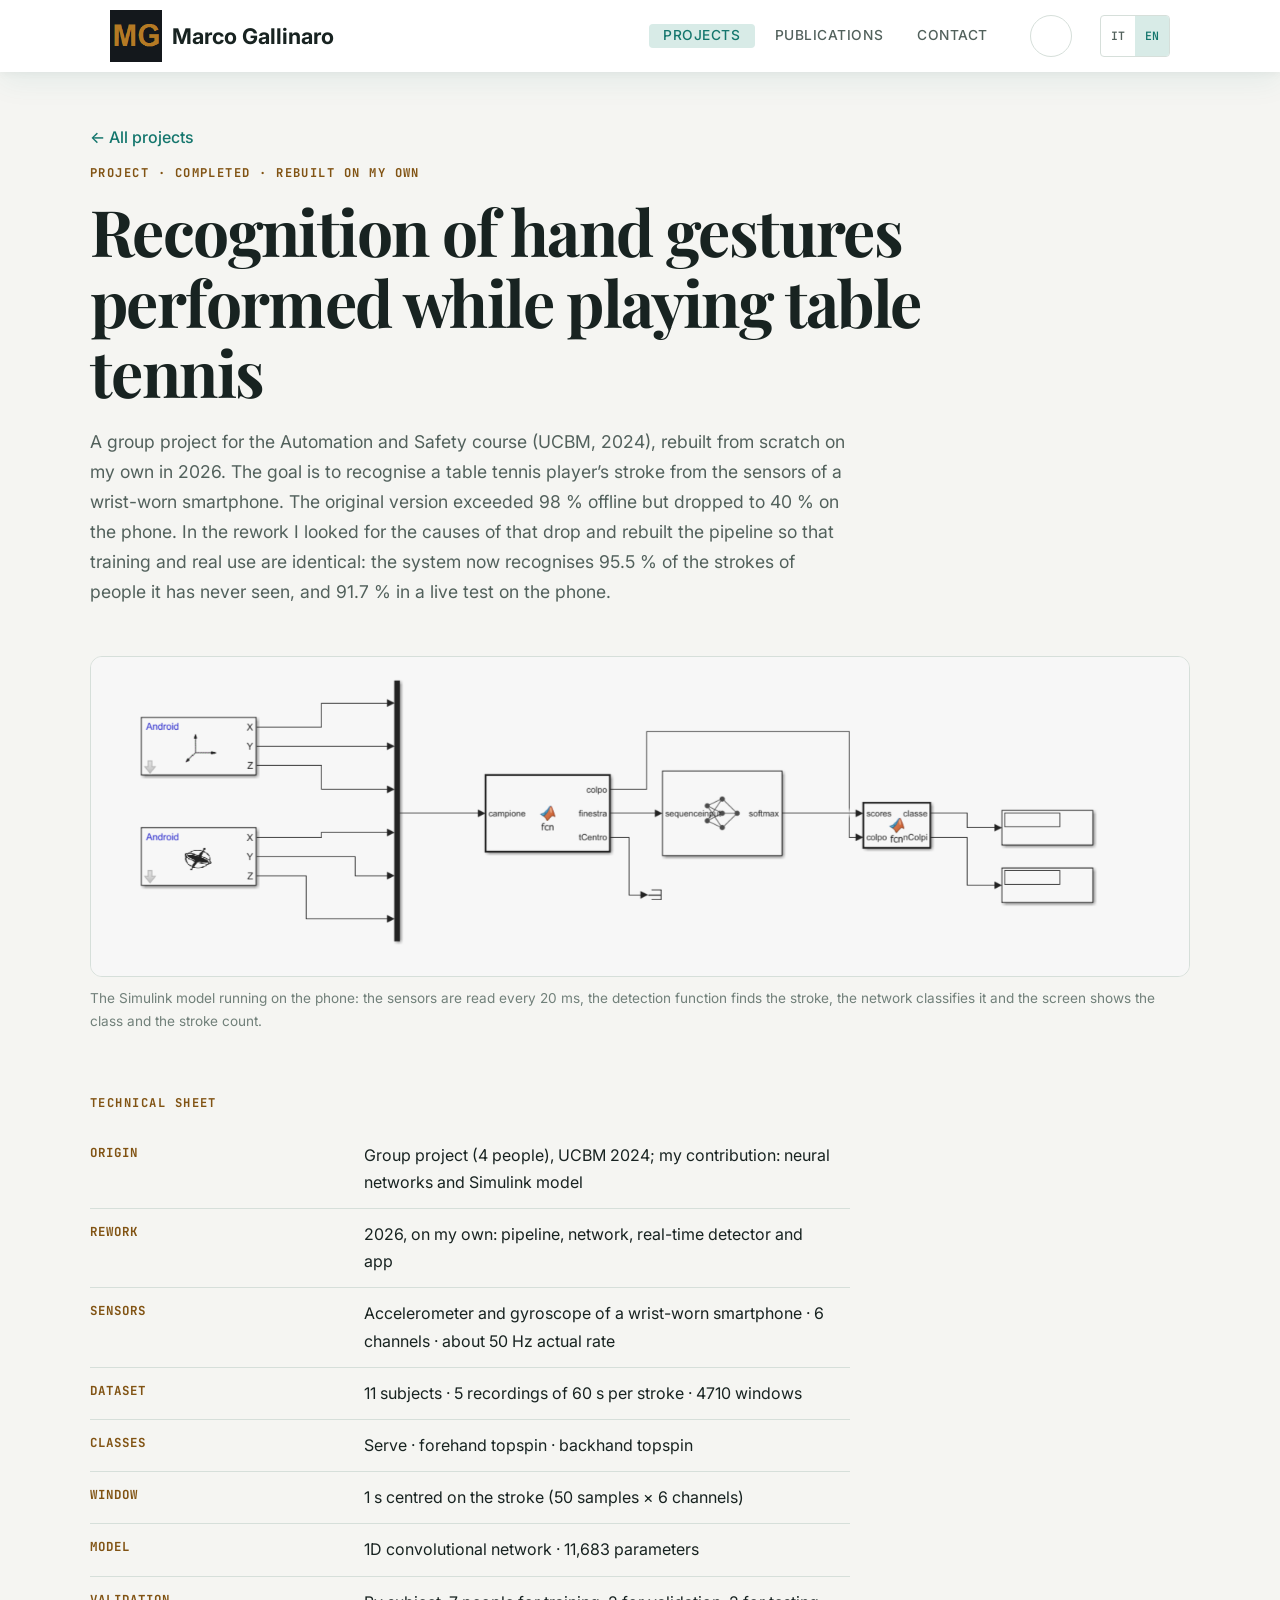
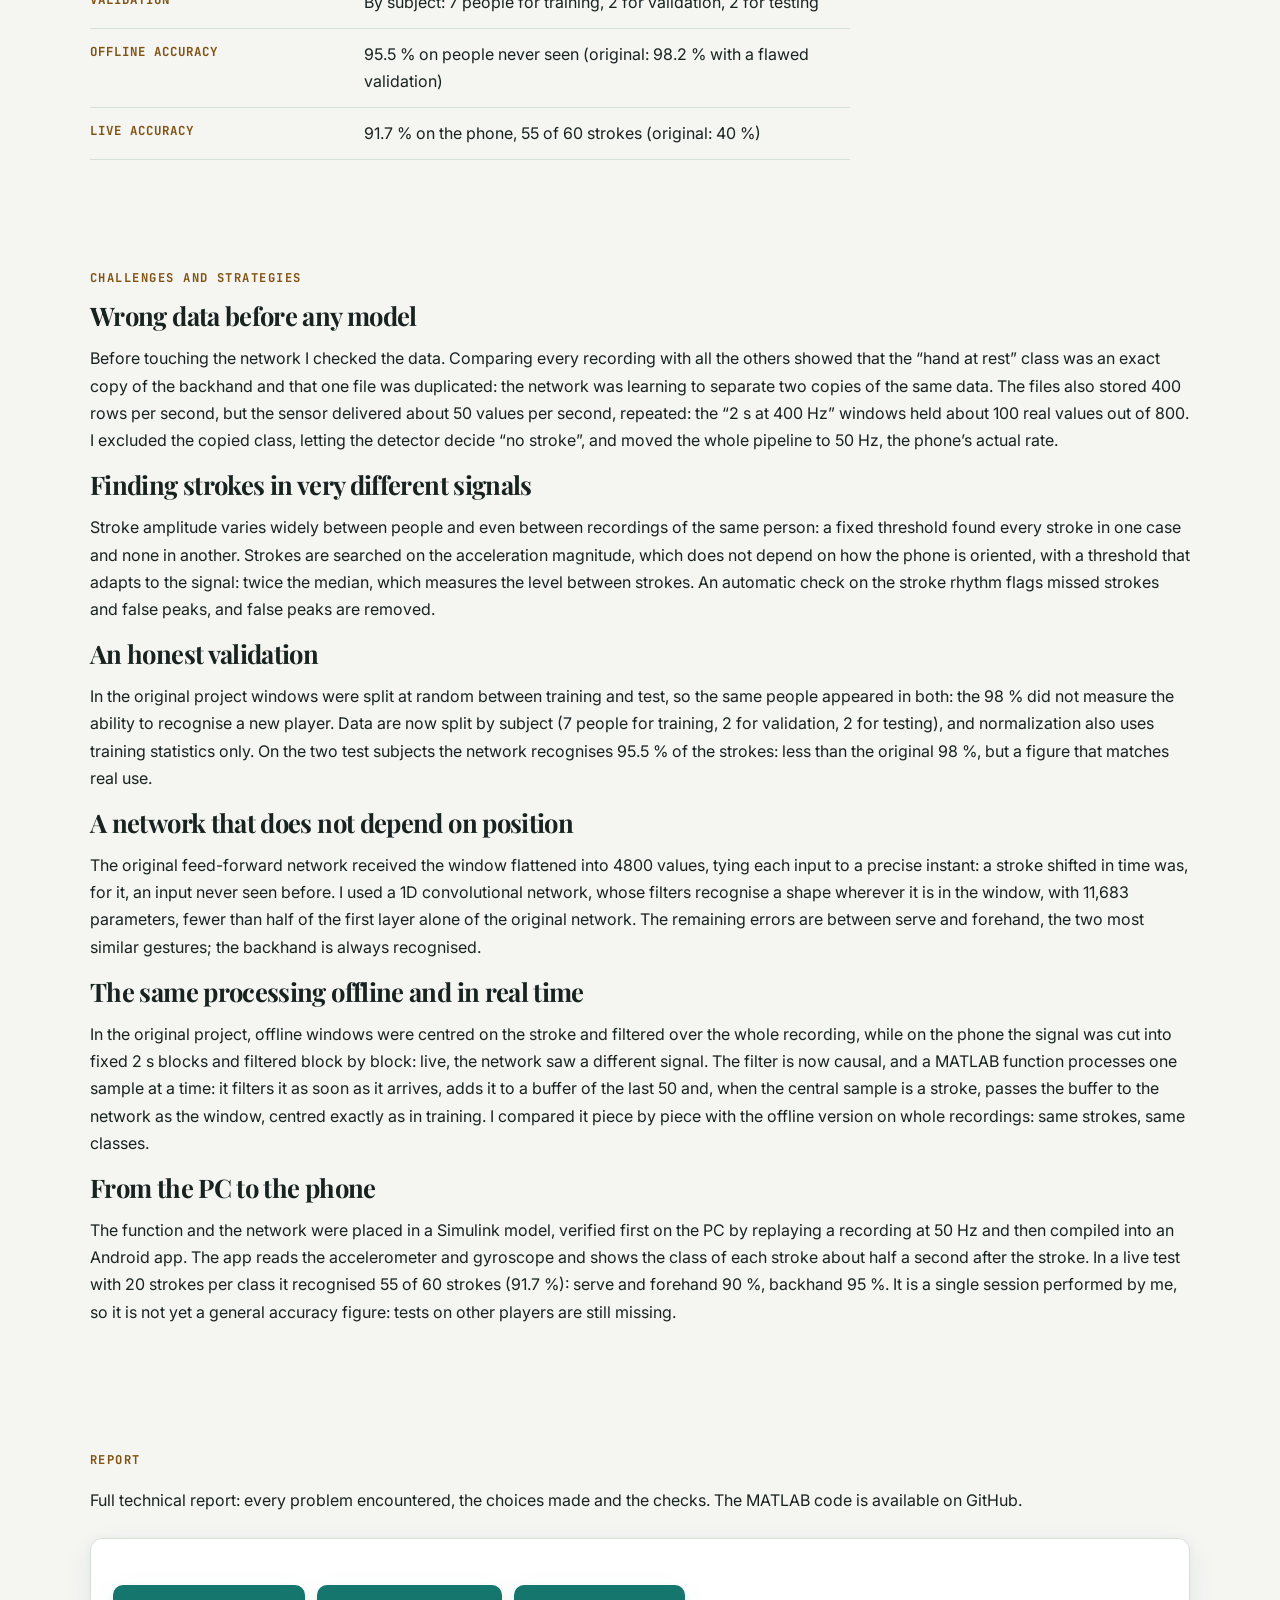
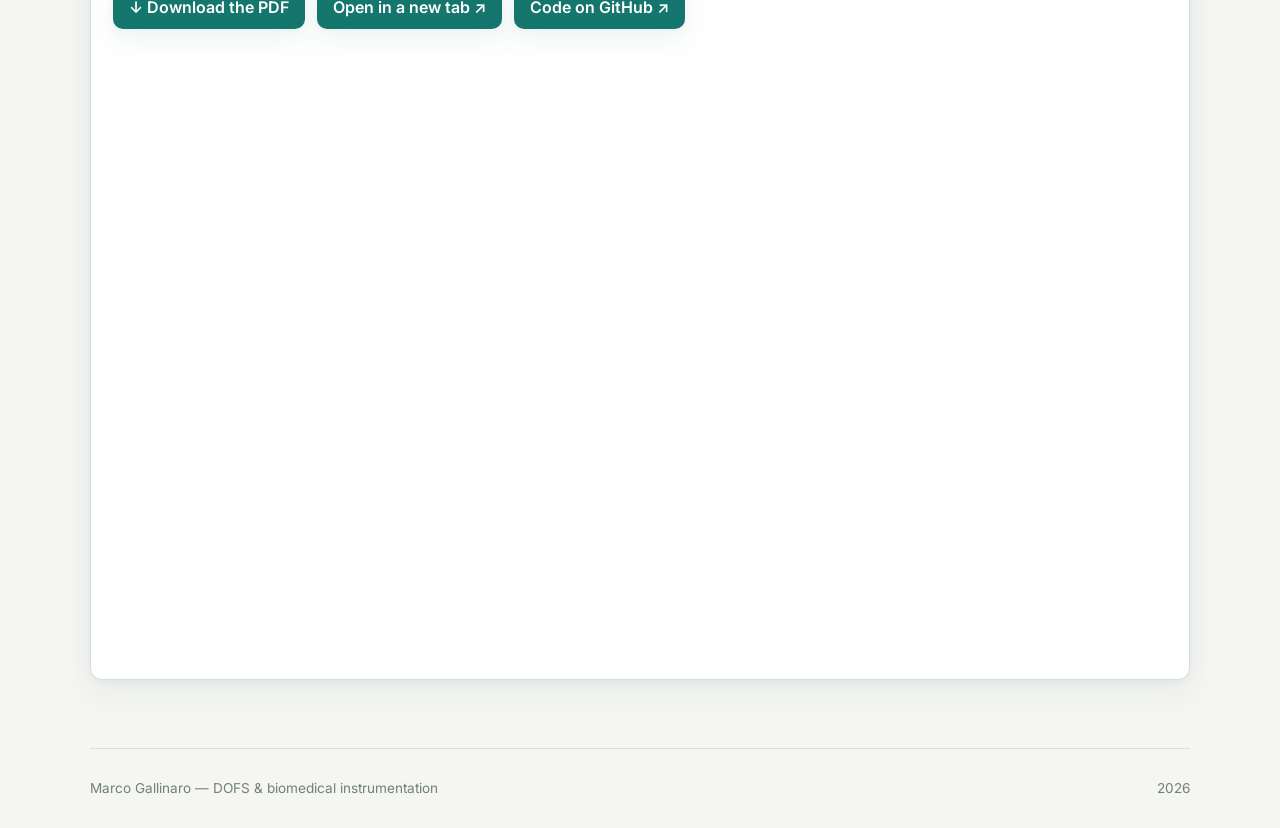
<file: gesti-pingpong.html>
<!DOCTYPE html>
<html lang="it">
<head>
<meta charset="UTF-8">
<meta name="viewport" content="width=device-width, initial-scale=1.0">
<meta name="description" content="Riconoscimento dei colpi del ping-pong da accelerometro e giroscopio di uno smartphone al polso: progetto di gruppo rifatto da solo, dal 40 % al 91,7 % in tempo reale sul telefono.">
<title>Riconoscimento dei gesti nel ping-pong &mdash; Marco Gallinaro</title>
<link rel="canonical" href="https://DA-SOSTITUIRE.example/gesti-pingpong.html">
<link rel="icon" href="assets/favicon.ico" sizes="any">
<link rel="icon" href="assets/favicon.svg" type="image/svg+xml">
<link rel="apple-touch-icon" href="assets/apple-touch-icon.png"><link rel="shortcut icon" href="assets/apple-touch-icon.png">
<meta property="og:title" content="Riconoscimento dei gesti nel ping-pong &mdash; Marco Gallinaro">
<meta property="og:description" content="Riconoscimento dei colpi del ping-pong da accelerometro e giroscopio di uno smartphone al polso: progetto di gruppo rifatto da solo, dal 40 % al 91,7 % in tempo reale sul telefono.">
<meta property="og:image" content="https://DA-SOSTITUIRE.example/assets/favicon.svg">
<meta property="og:url" content="https://DA-SOSTITUIRE.example/gesti-pingpong.html">
<meta property="og:type" content="website">
<meta name="twitter:card" content="summary">
<meta name="twitter:title" content="Riconoscimento dei gesti nel ping-pong &mdash; Marco Gallinaro">
<meta name="twitter:description" content="Riconoscimento dei colpi del ping-pong da accelerometro e giroscopio di uno smartphone al polso: progetto di gruppo rifatto da solo, dal 40 % al 91,7 % in tempo reale sul telefono.">
<meta name="twitter:image" content="https://DA-SOSTITUIRE.example/assets/favicon.svg">
<meta name="twitter:url" content="https://DA-SOSTITUIRE.example/gesti-pingpong.html">
<script defer data-domain="DA-SOSTITUIRE.example" src="https://plausible.io/js/script.js"></script>
<script src="assets/theme-toggle.js"></script>
<script defer src="assets/language-toggle.js"></script>
<link rel="preconnect" href="https://fonts.googleapis.com">
<link rel="preconnect" href="https://fonts.gstatic.com" crossorigin>
<link href="https://fonts.googleapis.com/css2?family=Inter:wght@400;500;600;700&family=JetBrains+Mono:wght@400;500;600&family=Playfair+Display:wght@600;700&display=swap" rel="stylesheet">
<link href="https://fonts.googleapis.com/icon?family=Material+Icons" rel="stylesheet">
<link rel="stylesheet" href="assets/material-overrides.css">

</head>
<body>

<a class="skip-link" href="#gesti-pingpong">Vai al contenuto</a>

<nav class="top app-bar" aria-label="Navigazione principale">
  <div class="nav-shell">
    <a class="brand-logo" href="index.html">Marco Gallinaro</a>
    <a href="#mobile-nav" data-target="mobile-nav" class="sidenav-trigger" aria-label="Apri il menu" aria-expanded="false"><i class="material-icons">menu</i></a>
    <div class="links">
      <a href="progetti.html" class="is-active">Progetti</a>
      <a href="pubblicazioni.html">Pubblicazioni</a>
      <a href="contatti.html">Contatti</a>
    </div>
    <button class="theme-toggle" type="button" aria-label="Attiva tema scuro" title="Attiva tema scuro" aria-pressed="false">
      <span class="theme-icon theme-icon-sun material-icons" aria-hidden="true">light_mode</span>
      <span class="theme-icon theme-icon-moon material-icons" aria-hidden="true">dark_mode</span>
    </button>
    <div class="language-toggle" role="group" aria-label="Seleziona lingua">
      <button type="button" data-language="it" aria-pressed="true">IT</button>
      <button type="button" data-language="en" aria-pressed="false">EN</button>
    </div>
  </div>
</nav>
<ul class="sidenav" id="mobile-nav">
  <li><a href="index.html"><i class="material-icons">home</i>&larr; Home</a></li>
  <li><a href="progetti.html"><i class="material-icons">science</i>Progetti</a></li>
  <li><a href="pubblicazioni.html"><i class="material-icons">menu_book</i>Pubblicazioni</a></li>
  <li><a href="contatti.html"><i class="material-icons">mail</i>Contatti</a></li>
</ul>

<main>

<header class="page-head wrap">
  <a class="back-link" href="progetti.html">&larr; Tutti i progetti</a>
  <p class="eyebrow page-head-eyebrow">Progetto &middot; Concluso &middot; Rifatto da solo</p>
  <h1>Riconoscimento dei gesti della mano effettuati durante il gioco del ping-pong</h1>
    <p class="dek">Progetto di gruppo del corso di Automazione e Sicurezza (UCBM, 2024), poi rifatto da zero da solo nel 2026. L&rsquo;obiettivo &egrave; riconoscere il colpo di un giocatore di ping-pong dai sensori di uno smartphone al polso. La versione originale superava il 98&nbsp;% offline ma scendeva al 40&nbsp;% sul telefono. Nel rifacimento ho cercato le cause di quel crollo e ricostruito la pipeline perch&eacute; addestramento e uso reale fossero identici: oggi il sistema riconosce il 95,5&nbsp;% dei colpi di persone mai viste e il 91,7&nbsp;% in un test dal vivo sul telefono.</p>
</header> 

<figure class="project-figure">
  <img src="assets/pingpong-simulink.png" alt="Modello Simulink del riconoscimento dei colpi: blocchi Accelerometer e Gyroscope di Android, funzione di rilevamento dei colpi, blocco Predict con la rete convoluzionale e visualizzazione della classe e del numero di colpi." loading="lazy">
  <figcaption>Il modello Simulink che gira sul telefono: i sensori vengono letti ogni 20 ms, la funzione di rilevamento trova il colpo, la rete lo classifica e lo schermo mostra la classe e il numero di colpi.</figcaption>
</figure>

<section id="gesti-pingpong" class="tight">
  <p class="eyebrow">Scheda tecnica</p>
  <table class="spec-table">
    <tbody>
      <tr><th scope="row">Origine</th><td>Progetto di gruppo (4 persone), UCBM 2024; mio contributo: reti neurali e modello Simulink</td></tr>
      <tr><th scope="row">Rifacimento</th><td>2026, da solo: pipeline, rete, rilevatore in tempo reale e app</td></tr>
      <tr><th scope="row">Sensori</th><td>Accelerometro e giroscopio di uno smartphone al polso · 6 canali · circa 50 Hz reali</td></tr>
      <tr><th scope="row">Dataset</th><td>11 soggetti · 5 registrazioni da 60 s per colpo · 4710 finestre</td></tr>
      <tr><th scope="row">Classi</th><td>Servizio · top spin di dritto · top spin di rovescio</td></tr>
      <tr><th scope="row">Finestra</th><td>1 s centrato sul colpo (50 campioni × 6 canali)</td></tr>
      <tr><th scope="row">Modello</th><td>Rete convoluzionale 1D · 11.683 parametri</td></tr>
      <tr><th scope="row">Validazione</th><td>Per soggetto: 7 persone in addestramento, 2 in validazione, 2 in test</td></tr>
      <tr><th scope="row">Accuratezza offline</th><td>95,5 % su persone mai viste (originale: 98,2 % con validazione falsata)</td></tr>
      <tr><th scope="row">Accuratezza dal vivo</th><td>91,7 % sul telefono, 55 colpi su 60 (originale: 40 %)</td></tr>
    </tbody>
  </table>
</section>

<section id="sfide-strategie" class="tight">
  <p class="eyebrow">Sfide e strategie</p>
  <div class="strategy" id="strategia-dati">
    <h3>Dati sbagliati prima ancora del modello</h3>
    <p>Prima di toccare la rete ho controllato i dati. Confrontando ogni registrazione con tutte le altre è emerso che la classe «mano ferma» era una copia esatta del rovescio e che un file era duplicato: la rete stava imparando a separare due copie degli stessi dati. Inoltre i file contenevano 400 righe al secondo, ma il sensore forniva circa 50 valori al secondo, ripetuti: le finestre «da 2 s a 400 Hz» avevano circa 100 valori veri su 800. Ho escluso la classe copiata, lasciando decidere il «nessun colpo» al rilevatore, e portato tutta la pipeline a 50 Hz, la frequenza reale del telefono.</p>
  </div>
  <div class="strategy" id="strategia-colpi">
    <h3>Trovare i colpi in segnali molto diversi</h3>
    <p>L’ampiezza dei colpi cambia molto tra persone e anche tra registrazioni della stessa persona: una soglia fissa trovava tutti i colpi in un caso e nessuno in un altro. I colpi vengono cercati sul modulo dell’accelerazione, che non dipende da come è orientato il telefono, con una soglia che si adatta al segnale: 2 volte la mediana, che misura il livello tra un colpo e l’altro. Un controllo automatico sul ritmo dei colpi segnala colpi persi e falsi picchi, e i falsi picchi vengono tolti.</p>
  </div>
  <div class="strategy" id="strategia-validazione">
    <h3>Una validazione onesta</h3>
    <p>Nel progetto originale le finestre erano divise a caso tra addestramento e test, quindi le stesse persone comparivano in entrambi: il 98 % non misurava la capacità di riconoscere un giocatore nuovo. Ora i dati sono divisi per soggetto (7 persone per l’addestramento, 2 per la validazione, 2 per il test) e anche la normalizzazione usa solo le statistiche dell’addestramento. Sulle due persone di test la rete riconosce il 95,5 % dei colpi: meno del 98 % originale, ma è un numero che corrisponde all’uso reale.</p>
  </div>
  <div class="strategy" id="strategia-rete">
    <h3>Una rete che non dipende dalla posizione</h3>
    <p>La rete feed-forward originale riceveva la finestra appiattita in 4800 valori, legando ogni ingresso a un istante preciso: un colpo spostato nel tempo era per lei un ingresso mai visto. Ho usato una rete convoluzionale 1D, i cui filtri riconoscono una forma ovunque si trovi nella finestra, con 11.683 parametri, meno della metà del solo primo strato della rete originale. Gli errori rimasti sono tra servizio e dritto, i due gesti più simili; il rovescio è sempre riconosciuto.</p>
  </div>
  <div class="strategy" id="strategia-online">
    <h3>La stessa elaborazione offline e in tempo reale</h3>
    <p>Nel progetto originale offline le finestre erano centrate sul colpo e filtrate sull’intera registrazione, mentre sul telefono il segnale veniva tagliato in blocchi fissi di 2 s e filtrato blocco per blocco: dal vivo la rete vedeva un segnale diverso. Ora il filtro è causale e una funzione MATLAB elabora un campione alla volta: lo filtra appena arriva, lo aggiunge a un buffer degli ultimi 50 e, quando il campione centrale è un colpo, passa il buffer alla rete come finestra, centrata esattamente come in addestramento. L’ho confrontata pezzo per pezzo con la versione offline su registrazioni intere: stessi colpi, stesse classi.</p>
  </div>
  <div class="strategy" id="strategia-telefono">
    <h3>Dal PC al telefono</h3>
    <p>La funzione e la rete sono state inserite in un modello Simulink, verificato prima sul PC riproducendo una registrazione a 50 Hz e poi compilato in un’app Android. L’app legge accelerometro e giroscopio e mostra la classe di ogni colpo circa mezzo secondo dopo il colpo. In un test dal vivo, con 20 colpi per classe, ha riconosciuto 55 colpi su 60 (91,7 %): servizio e dritto 90 %, rovescio 95 %. È una sola sessione fatta da me, quindi non è ancora un’accuratezza generale: mancano prove su altri giocatori.</p>
  </div>
</section>

<section id="report" class="tight">
  <p class="eyebrow">Report</p>
  <p class="preprint-note">Report tecnico completo, in inglese: ogni problema incontrato, le scelte fatte e le verifiche. Il codice MATLAB è disponibile su GitHub.</p>
  <div class="report-block">
    <div class="report-actions">
      <a class="btn" href="assets/pingpong-report.pdf" download>↓ Scarica il PDF</a>
      <a class="btn" href="assets/pingpong-report.pdf" target="_blank" rel="noopener">Apri in una scheda separata ↗</a>
      <a class="btn" href="https://github.com/MGallinaro/Table-Tennis-Stroke-Recognition-from-Wrist-Worn-Smartphone-Sensors" target="_blank" rel="noopener">Codice su GitHub ↗</a>
    </div>
    <iframe class="pdf-frame" src="assets/pingpong-report.pdf" title="Report PDF — Riconoscimento dei colpi nel ping-pong" data-title-it="Report PDF — Riconoscimento dei colpi nel ping-pong" data-title-en="Report PDF — Table tennis stroke recognition">
      <p class="pdf-fallback">Il tuo browser non supporta l’anteprima integrata dei PDF. <a href="assets/pingpong-report.pdf">Scarica il report</a> per leggerlo.</p>
    </iframe>
  </div>
</section>

</main>

<button class="back-to-top" type="button" aria-label="Torna su" title="Torna su">↑</button>

<footer>
  <span>Marco Gallinaro &mdash; DOFS &amp; biomedical instrumentation</span>
  <span id="year"></span>
</footer>

<script>document.getElementById('year').textContent = new Date().getFullYear();</script>

<script src="assets/interactions.js"></script>
</body>
</html>
</file>
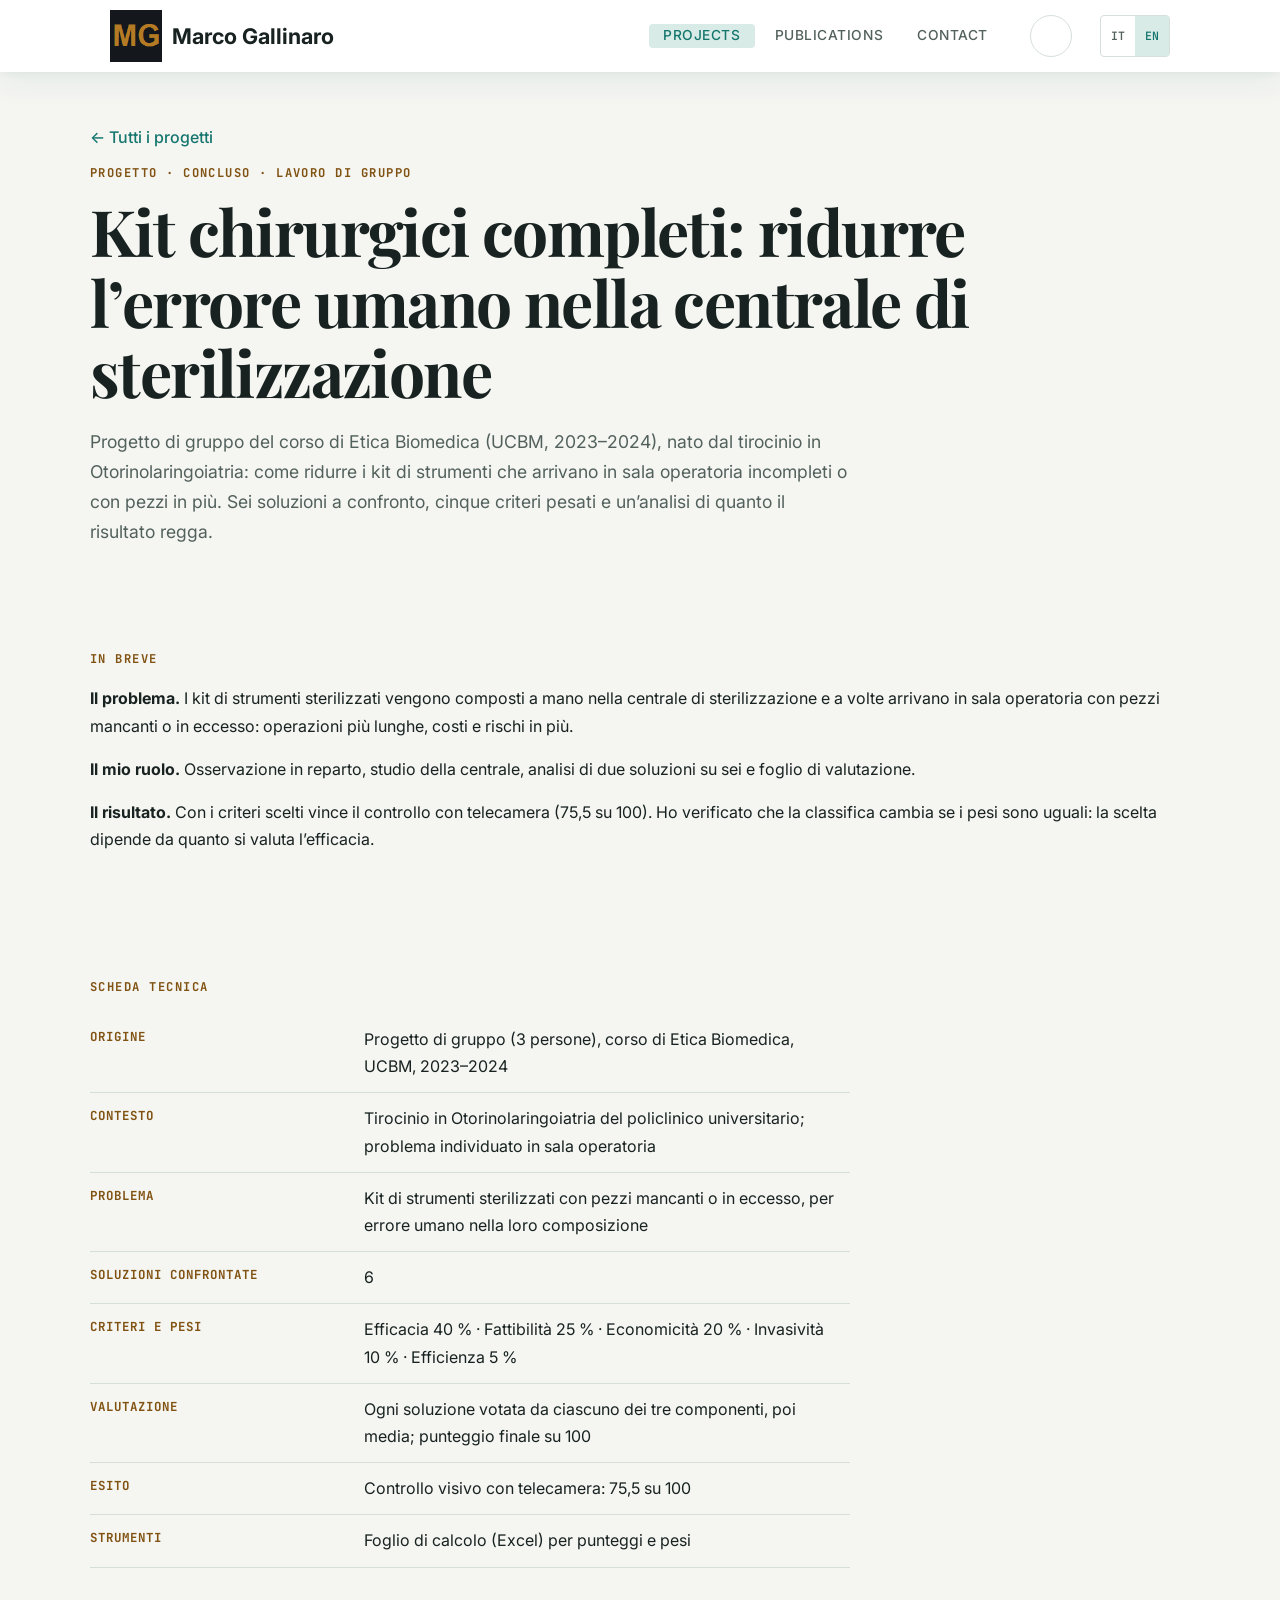
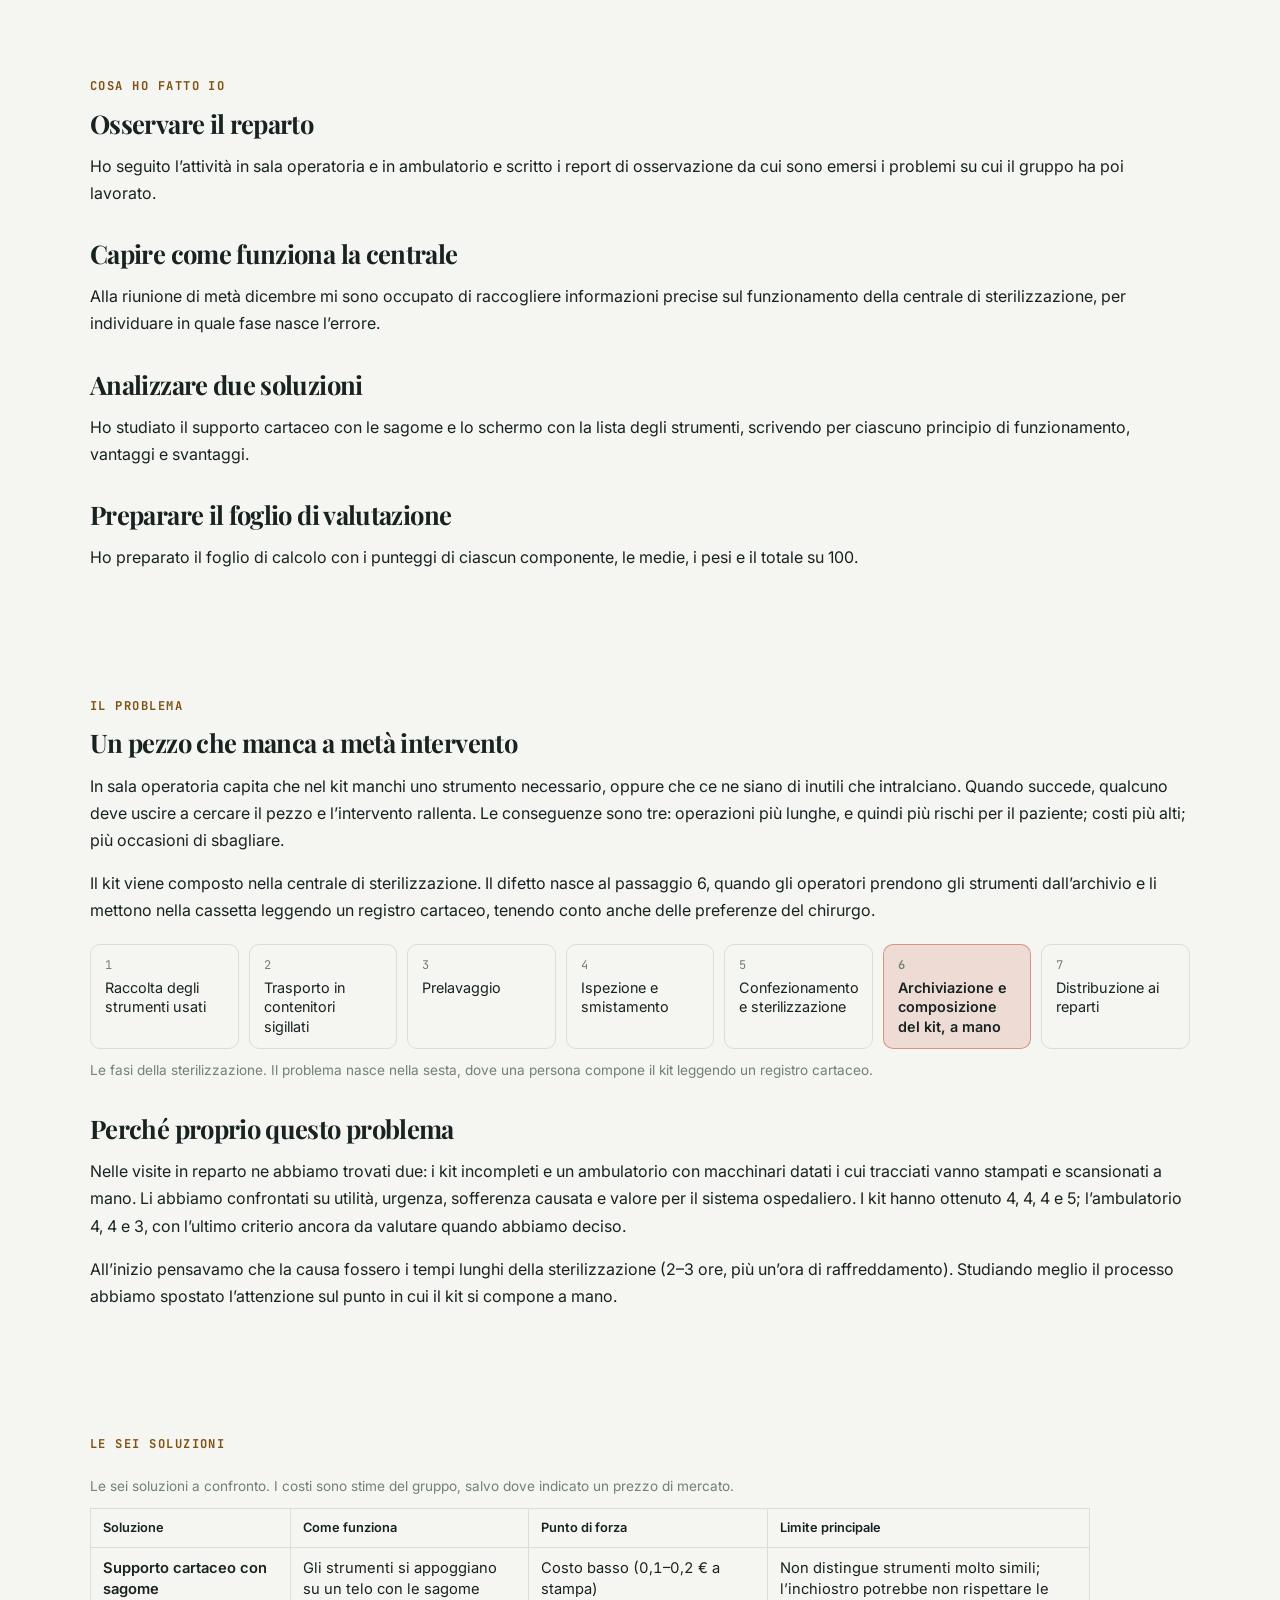
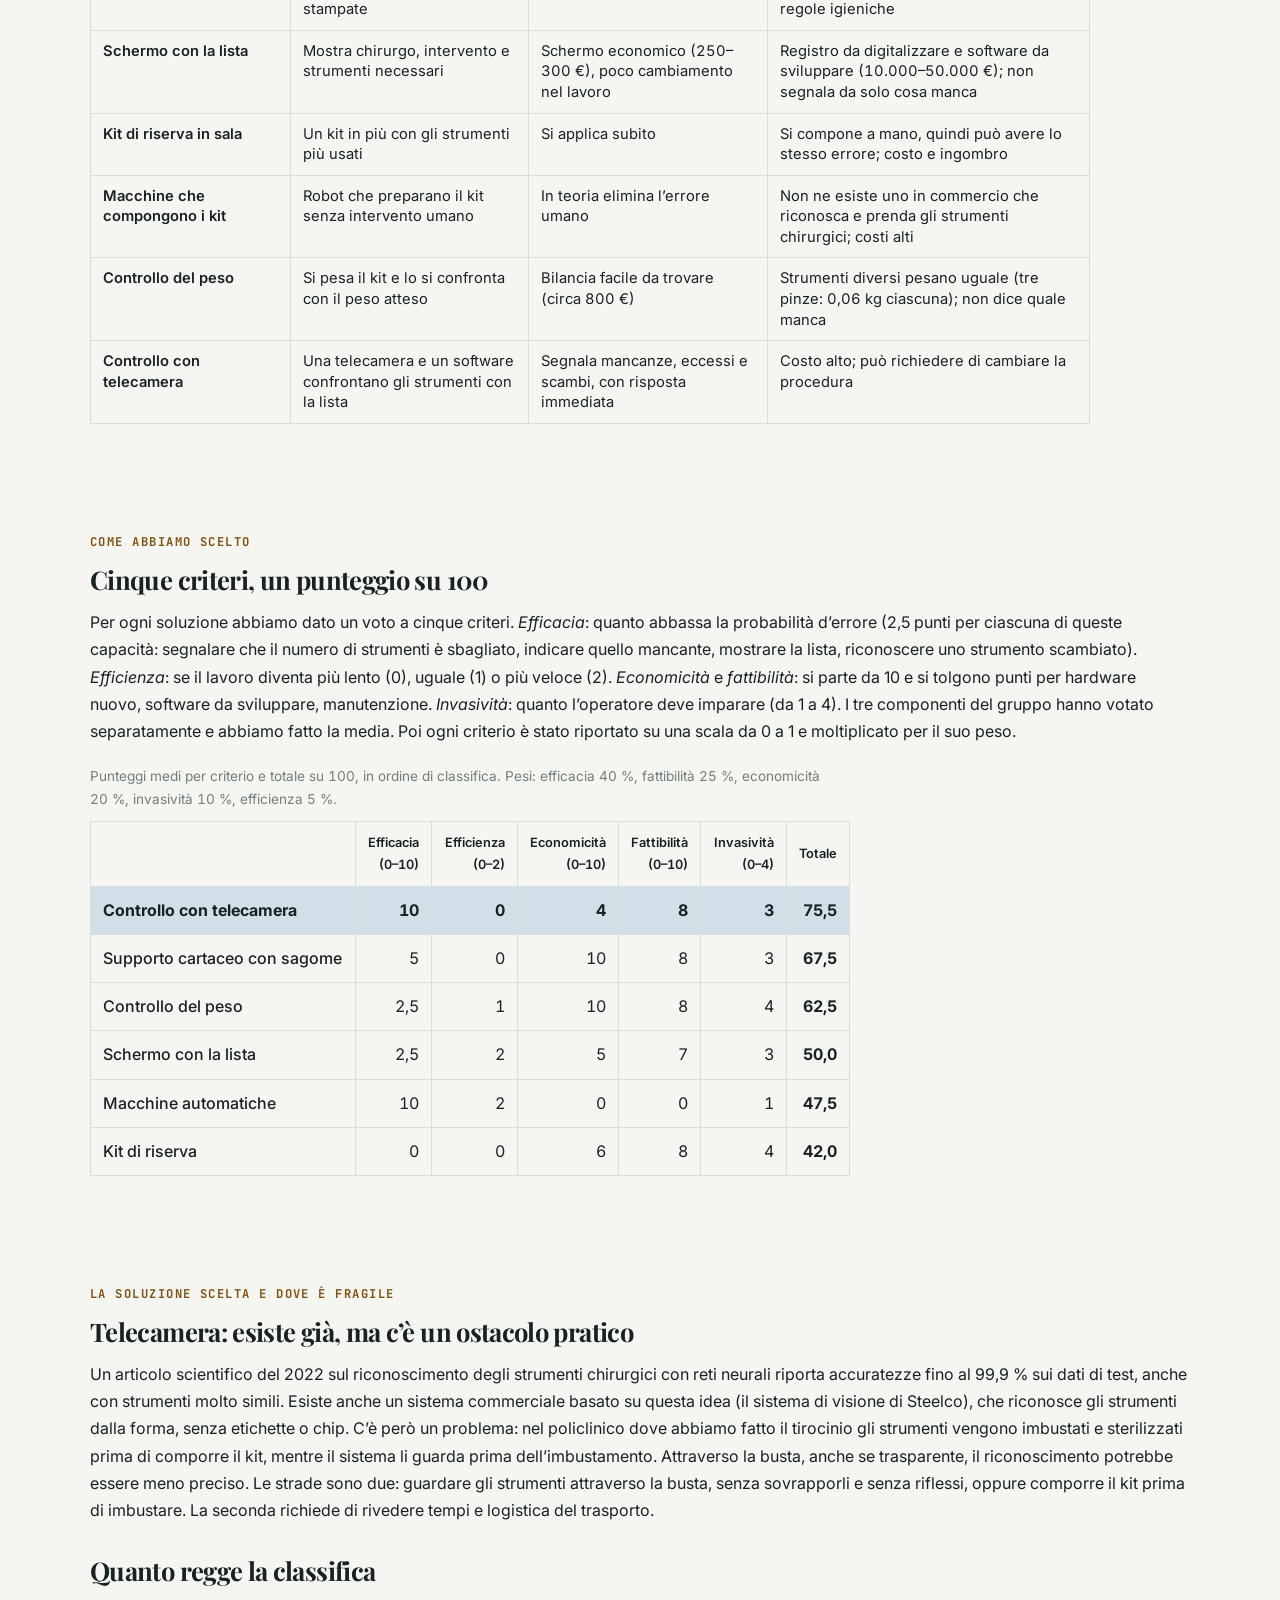
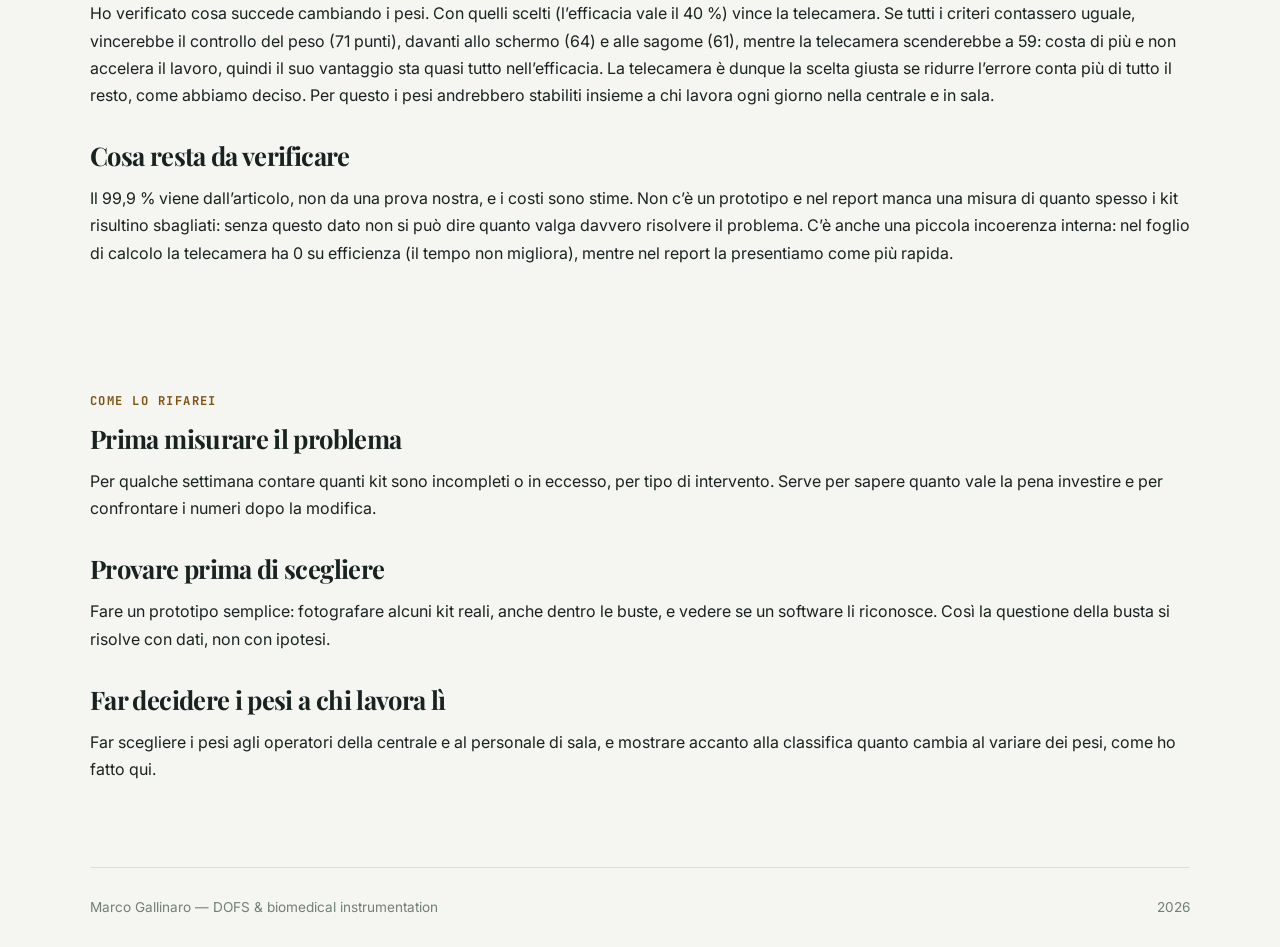
<file: kit-chirurgici.html>
<!DOCTYPE html>
<html lang="it">
<head>
<meta charset="UTF-8">
<meta name="viewport" content="width=device-width, initial-scale=1.0">
<meta name="description" content="Come ridurre gli errori nella composizione dei kit di strumenti chirurgici: sei soluzioni confrontate con cinque criteri pesati e un'analisi critica di quanto il risultato dipenda dai pesi scelti.">
<title>Kit chirurgici completi &mdash; Marco Gallinaro</title>
<link rel="canonical" href="https://DA-SOSTITUIRE.example/kit-chirurgici.html">
<link rel="icon" href="assets/favicon.ico" sizes="any">
<link rel="icon" href="assets/favicon.svg" type="image/svg+xml">
<link rel="apple-touch-icon" href="assets/apple-touch-icon.png"><link rel="shortcut icon" href="assets/apple-touch-icon.png">
<meta property="og:title" content="Kit chirurgici completi &mdash; Marco Gallinaro">
<meta property="og:description" content="Come ridurre gli errori nella composizione dei kit di strumenti chirurgici: sei soluzioni confrontate con cinque criteri pesati e un'analisi critica di quanto il risultato dipenda dai pesi scelti.">
<meta property="og:image" content="https://DA-SOSTITUIRE.example/assets/favicon.svg">
<meta property="og:url" content="https://DA-SOSTITUIRE.example/kit-chirurgici.html">
<meta property="og:type" content="website">
<meta name="twitter:card" content="summary">
<meta name="twitter:title" content="Kit chirurgici completi &mdash; Marco Gallinaro">
<meta name="twitter:description" content="Come ridurre gli errori nella composizione dei kit di strumenti chirurgici: sei soluzioni confrontate con cinque criteri pesati e un'analisi critica di quanto il risultato dipenda dai pesi scelti.">
<meta name="twitter:image" content="https://DA-SOSTITUIRE.example/assets/favicon.svg">
<meta name="twitter:url" content="https://DA-SOSTITUIRE.example/kit-chirurgici.html">
<script defer data-domain="DA-SOSTITUIRE.example" src="https://plausible.io/js/script.js"></script>
<script src="assets/theme-toggle.js"></script>
<script defer src="assets/language-toggle.js"></script>
<link rel="preconnect" href="https://fonts.googleapis.com">
<link rel="preconnect" href="https://fonts.gstatic.com" crossorigin>
<link href="https://fonts.googleapis.com/css2?family=Inter:wght@400;500;600;700&family=JetBrains+Mono:wght@400;500;600&family=Playfair+Display:wght@600;700&display=swap" rel="stylesheet">
<link href="https://fonts.googleapis.com/icon?family=Material+Icons" rel="stylesheet">
<link rel="stylesheet" href="assets/material-overrides.css">
<style>
  /* Stili specifici di questa pagina: schema del processo e tabella dei punteggi */
  .flow { list-style: none; counter-reset: step; display: grid; grid-template-columns: repeat(auto-fit, minmax(128px, 1fr)); gap: 10px; padding: 0; margin: 1.25rem 0 0; }
  .flow li { counter-increment: step; padding: 12px 14px; border: 1px solid var(--line); border-radius: 10px; font-size: .9rem; line-height: 1.35; }
  .flow li::before { content: counter(step); display: block; margin-bottom: 4px; font-family: "JetBrains Mono", monospace; font-size: .75rem; color: var(--ink-faint); }
  .flow li.hot { background: rgba(200,90,60,.16); border-color: rgba(200,90,60,.55); font-weight: 600; }
  .flow-caption { margin-top: 10px; color: var(--ink-faint); font-size: .85rem; }
  .score-wrap { overflow-x: auto; margin-top: 1.25rem; }
  .score-table { border-collapse: collapse; width: 100%; max-width: 760px; font-variant-numeric: tabular-nums; }
  .score-table caption { text-align: left; color: var(--ink-faint); font-size: .85rem; padding-bottom: 10px; }
  .score-table th, .score-table td { padding: 10px 12px; text-align: right; border: 1px solid var(--line); }
  .score-table thead th { font-size: .8rem; font-weight: 600; }
  .score-table tbody th { text-align: left; font-weight: 500; }
  .score-table td.total { font-weight: 700; }
  .score-table tr.win th, .score-table tr.win td { background: rgba(46,125,190,.18); font-weight: 700; }
  .sol-table { max-width: 1000px; min-width: 760px; }
  .sol-table th, .sol-table td { text-align: left; vertical-align: top; font-size: .92rem; line-height: 1.4; }
  .sol-table tbody th { font-weight: 600; width: 20%; }
  .strategy + .strategy { margin-top: 2rem; }
</style>
</head>
<body>

<a class="skip-link" href="#kit-chirurgici">Vai al contenuto</a>

<nav class="top app-bar" aria-label="Navigazione principale">
  <div class="nav-shell">
    <a class="brand-logo" href="index.html">Marco Gallinaro</a>
    <a href="#mobile-nav" data-target="mobile-nav" class="sidenav-trigger" aria-label="Apri il menu" aria-expanded="false"><i class="material-icons">menu</i></a>
    <div class="links">
      <a href="progetti.html" class="is-active">Progetti</a>
      <a href="pubblicazioni.html">Pubblicazioni</a>
      <a href="contatti.html">Contatti</a>
    </div>
    <button class="theme-toggle" type="button" aria-label="Attiva tema scuro" title="Attiva tema scuro" aria-pressed="false">
      <span class="theme-icon theme-icon-sun material-icons" aria-hidden="true">light_mode</span>
      <span class="theme-icon theme-icon-moon material-icons" aria-hidden="true">dark_mode</span>
    </button>
    <div class="language-toggle" role="group" aria-label="Seleziona lingua">
      <button type="button" data-language="it" aria-pressed="true">IT</button>
      <button type="button" data-language="en" aria-pressed="false">EN</button>
    </div>
  </div>
</nav>
<ul class="sidenav" id="mobile-nav">
  <li><a href="index.html"><i class="material-icons">home</i>&larr; Home</a></li>
  <li><a href="progetti.html"><i class="material-icons">science</i>Progetti</a></li>
  <li><a href="pubblicazioni.html"><i class="material-icons">menu_book</i>Pubblicazioni</a></li>
  <li><a href="contatti.html"><i class="material-icons">mail</i>Contatti</a></li>
</ul>

<main>

<header class="page-head wrap">
  <a class="back-link" href="progetti.html">&larr; Tutti i progetti</a>
  <p class="eyebrow page-head-eyebrow">Progetto &middot; Concluso &middot; Lavoro di gruppo</p>
  <h1>Kit chirurgici completi: ridurre l&rsquo;errore umano nella centrale di sterilizzazione</h1>
  <p class="dek">Progetto di gruppo del corso di Etica Biomedica (UCBM, 2023&ndash;2024), nato dal tirocinio in Otorinolaringoiatria: come ridurre i kit di strumenti che arrivano in sala operatoria incompleti o con pezzi in pi&ugrave;. Sei soluzioni a confronto, cinque criteri pesati e un&rsquo;analisi di quanto il risultato regga.</p>
</header>

<section id="in-breve" class="tight">
  <p class="eyebrow">In breve</p>
  <p><strong>Il problema.</strong> I kit di strumenti sterilizzati vengono composti a mano nella centrale di sterilizzazione e a volte arrivano in sala operatoria con pezzi mancanti o in eccesso: operazioni pi&ugrave; lunghe, costi e rischi in pi&ugrave;.</p>
  <p><strong>Il mio ruolo.</strong> Osservazione in reparto, studio della centrale, analisi di due soluzioni su sei e foglio di valutazione.</p>
  <p><strong>Il risultato.</strong> Con i criteri scelti vince il controllo con telecamera (75,5 su 100). Ho verificato che la classifica cambia se i pesi sono uguali: la scelta dipende da quanto si valuta l&rsquo;efficacia.</p>
</section>

<section id="kit-chirurgici" class="tight">
  <p class="eyebrow">Scheda tecnica</p>
  <table class="spec-table">
    <tbody>
      <tr><th scope="row">Origine</th><td>Progetto di gruppo (3 persone), corso di Etica Biomedica, UCBM, 2023&ndash;2024</td></tr>
      <tr><th scope="row">Contesto</th><td>Tirocinio in Otorinolaringoiatria del policlinico universitario; problema individuato in sala operatoria</td></tr>
      <tr><th scope="row">Problema</th><td>Kit di strumenti sterilizzati con pezzi mancanti o in eccesso, per errore umano nella loro composizione</td></tr>
      <tr><th scope="row">Soluzioni confrontate</th><td>6</td></tr>
      <tr><th scope="row">Criteri e pesi</th><td>Efficacia 40&nbsp;% &middot; Fattibilit&agrave; 25&nbsp;% &middot; Economicit&agrave; 20&nbsp;% &middot; Invasivit&agrave; 10&nbsp;% &middot; Efficienza 5&nbsp;%</td></tr>
      <tr><th scope="row">Valutazione</th><td>Ogni soluzione votata da ciascuno dei tre componenti, poi media; punteggio finale su 100</td></tr>
      <tr><th scope="row">Esito</th><td>Controllo visivo con telecamera: 75,5 su 100</td></tr>
      <tr><th scope="row">Strumenti</th><td>Foglio di calcolo (Excel) per punteggi e pesi</td></tr>
    </tbody>
  </table>
</section>

<section id="contributo" class="tight">
  <p class="eyebrow">Cosa ho fatto io</p>
  <div class="strategy" id="contributo-osservare">
    <h3>Osservare il reparto</h3>
    <p>Ho seguito l&rsquo;attivit&agrave; in sala operatoria e in ambulatorio e scritto i report di osservazione da cui sono emersi i problemi su cui il gruppo ha poi lavorato.</p>
  </div>
  <div class="strategy" id="contributo-centrale">
    <h3>Capire come funziona la centrale</h3>
    <p>Alla riunione di met&agrave; dicembre mi sono occupato di raccogliere informazioni precise sul funzionamento della centrale di sterilizzazione, per individuare in quale fase nasce l&rsquo;errore.</p>
  </div>
  <div class="strategy" id="contributo-soluzioni">
    <h3>Analizzare due soluzioni</h3>
    <p>Ho studiato il supporto cartaceo con le sagome e lo schermo con la lista degli strumenti, scrivendo per ciascuno principio di funzionamento, vantaggi e svantaggi.</p>
  </div>
  <div class="strategy" id="contributo-foglio">
    <h3>Preparare il foglio di valutazione</h3>
    <p>Ho preparato il foglio di calcolo con i punteggi di ciascun componente, le medie, i pesi e il totale su 100.</p>
  </div>
</section>

<section id="problema" class="tight">
  <p class="eyebrow">Il problema</p>
  <div class="strategy" id="problema-kit">
    <h3>Un pezzo che manca a met&agrave; intervento</h3>
    <p>In sala operatoria capita che nel kit manchi uno strumento necessario, oppure che ce ne siano di inutili che intralciano. Quando succede, qualcuno deve uscire a cercare il pezzo e l&rsquo;intervento rallenta. Le conseguenze sono tre: operazioni pi&ugrave; lunghe, e quindi pi&ugrave; rischi per il paziente; costi pi&ugrave; alti; pi&ugrave; occasioni di sbagliare.</p>
    <p>Il kit viene composto nella centrale di sterilizzazione. Il difetto nasce al passaggio 6, quando gli operatori prendono gli strumenti dall&rsquo;archivio e li mettono nella cassetta leggendo un registro cartaceo, tenendo conto anche delle preferenze del chirurgo.</p>
    <ol class="flow">
      <li>Raccolta degli strumenti usati</li>
      <li>Trasporto in contenitori sigillati</li>
      <li>Prelavaggio</li>
      <li>Ispezione e smistamento</li>
      <li>Confezionamento e sterilizzazione</li>
      <li class="hot">Archiviazione e composizione del kit, a mano</li>
      <li>Distribuzione ai reparti</li>
    </ol>
    <p class="flow-caption">Le fasi della sterilizzazione. Il problema nasce nella sesta, dove una persona compone il kit leggendo un registro cartaceo.</p>
  </div>
  <div class="strategy" id="problema-scelta">
    <h3>Perch&eacute; proprio questo problema</h3>
    <p>Nelle visite in reparto ne abbiamo trovati due: i kit incompleti e un ambulatorio con macchinari datati i cui tracciati vanno stampati e scansionati a mano. Li abbiamo confrontati su utilit&agrave;, urgenza, sofferenza causata e valore per il sistema ospedaliero. I kit hanno ottenuto 4, 4, 4 e 5; l&rsquo;ambulatorio 4, 4 e 3, con l&rsquo;ultimo criterio ancora da valutare quando abbiamo deciso.</p>
    <p>All&rsquo;inizio pensavamo che la causa fossero i tempi lunghi della sterilizzazione (2&ndash;3 ore, pi&ugrave; un&rsquo;ora di raffreddamento). Studiando meglio il processo abbiamo spostato l&rsquo;attenzione sul punto in cui il kit si compone a mano.</p>
  </div>
</section>

<section id="soluzioni" class="tight">
  <p class="eyebrow">Le sei soluzioni</p>
  <div class="score-wrap">
    <table class="score-table sol-table">
      <caption>Le sei soluzioni a confronto. I costi sono stime del gruppo, salvo dove indicato un prezzo di mercato.</caption>
      <thead>
        <tr><th scope="col">Soluzione</th><th scope="col">Come funziona</th><th scope="col">Punto di forza</th><th scope="col">Limite principale</th></tr>
      </thead>
      <tbody>
        <tr><th scope="row">Supporto cartaceo con sagome</th><td>Gli strumenti si appoggiano su un telo con le sagome stampate</td><td>Costo basso (0,1&ndash;0,2&nbsp;&euro; a stampa)</td><td>Non distingue strumenti molto simili; l&rsquo;inchiostro potrebbe non rispettare le regole igieniche</td></tr>
        <tr><th scope="row">Schermo con la lista</th><td>Mostra chirurgo, intervento e strumenti necessari</td><td>Schermo economico (250&ndash;300&nbsp;&euro;), poco cambiamento nel lavoro</td><td>Registro da digitalizzare e software da sviluppare (10.000&ndash;50.000&nbsp;&euro;); non segnala da solo cosa manca</td></tr>
        <tr><th scope="row">Kit di riserva in sala</th><td>Un kit in pi&ugrave; con gli strumenti pi&ugrave; usati</td><td>Si applica subito</td><td>Si compone a mano, quindi pu&ograve; avere lo stesso errore; costo e ingombro</td></tr>
        <tr><th scope="row">Macchine che compongono i kit</th><td>Robot che preparano il kit senza intervento umano</td><td>In teoria elimina l&rsquo;errore umano</td><td>Non ne esiste uno in commercio che riconosca e prenda gli strumenti chirurgici; costi alti</td></tr>
        <tr><th scope="row">Controllo del peso</th><td>Si pesa il kit e lo si confronta con il peso atteso</td><td>Bilancia facile da trovare (circa 800&nbsp;&euro;)</td><td>Strumenti diversi pesano uguale (tre pinze: 0,06&nbsp;kg ciascuna); non dice quale manca</td></tr>
        <tr><th scope="row">Controllo con telecamera</th><td>Una telecamera e un software confrontano gli strumenti con la lista</td><td>Segnala mancanze, eccessi e scambi, con risposta immediata</td><td>Costo alto; pu&ograve; richiedere di cambiare la procedura</td></tr>
      </tbody>
    </table>
  </div>
</section>

<section id="valutazione" class="tight">
  <p class="eyebrow">Come abbiamo scelto</p>
  <div class="strategy" id="valutazione-criteri">
    <h3>Cinque criteri, un punteggio su 100</h3>
    <p>Per ogni soluzione abbiamo dato un voto a cinque criteri. <em>Efficacia</em>: quanto abbassa la probabilit&agrave; d&rsquo;errore (2,5 punti per ciascuna di queste capacit&agrave;: segnalare che il numero di strumenti &egrave; sbagliato, indicare quello mancante, mostrare la lista, riconoscere uno strumento scambiato). <em>Efficienza</em>: se il lavoro diventa pi&ugrave; lento (0), uguale (1) o pi&ugrave; veloce (2). <em>Economicit&agrave;</em> e <em>fattibilit&agrave;</em>: si parte da 10 e si tolgono punti per hardware nuovo, software da sviluppare, manutenzione. <em>Invasivit&agrave;</em>: quanto l&rsquo;operatore deve imparare (da 1 a 4). I tre componenti del gruppo hanno votato separatamente e abbiamo fatto la media. Poi ogni criterio &egrave; stato riportato su una scala da 0 a 1 e moltiplicato per il suo peso.</p>
    <div class="score-wrap">
      <table class="score-table">
        <caption>Punteggi medi per criterio e totale su 100, in ordine di classifica. Pesi: efficacia 40&nbsp;%, fattibilit&agrave; 25&nbsp;%, economicit&agrave; 20&nbsp;%, invasivit&agrave; 10&nbsp;%, efficienza 5&nbsp;%.</caption>
        <thead>
          <tr><th scope="col"></th><th scope="col">Efficacia<br>(0&ndash;10)</th><th scope="col">Efficienza<br>(0&ndash;2)</th><th scope="col">Economicit&agrave;<br>(0&ndash;10)</th><th scope="col">Fattibilit&agrave;<br>(0&ndash;10)</th><th scope="col">Invasivit&agrave;<br>(0&ndash;4)</th><th scope="col">Totale</th></tr>
        </thead>
        <tbody>
          <tr class="win"><th scope="row">Controllo con telecamera</th><td>10</td><td>0</td><td>4</td><td>8</td><td>3</td><td class="total">75,5</td></tr>
          <tr><th scope="row">Supporto cartaceo con sagome</th><td>5</td><td>0</td><td>10</td><td>8</td><td>3</td><td class="total">67,5</td></tr>
          <tr><th scope="row">Controllo del peso</th><td>2,5</td><td>1</td><td>10</td><td>8</td><td>4</td><td class="total">62,5</td></tr>
          <tr><th scope="row">Schermo con la lista</th><td>2,5</td><td>2</td><td>5</td><td>7</td><td>3</td><td class="total">50,0</td></tr>
          <tr><th scope="row">Macchine automatiche</th><td>10</td><td>2</td><td>0</td><td>0</td><td>1</td><td class="total">47,5</td></tr>
          <tr><th scope="row">Kit di riserva</th><td>0</td><td>0</td><td>6</td><td>8</td><td>4</td><td class="total">42,0</td></tr>
        </tbody>
      </table>
    </div>
  </div>
</section>

<section id="esito" class="tight">
  <p class="eyebrow">La soluzione scelta e dove &egrave; fragile</p>
  <div class="strategy" id="esito-telecamera">
    <h3>Telecamera: esiste gi&agrave;, ma c&rsquo;&egrave; un ostacolo pratico</h3>
    <p>Un articolo scientifico del 2022 sul riconoscimento degli strumenti chirurgici con reti neurali riporta accuratezze fino al 99,9&nbsp;% sui dati di test, anche con strumenti molto simili. Esiste anche un sistema commerciale basato su questa idea (il sistema di visione di Steelco), che riconosce gli strumenti dalla forma, senza etichette o chip. C&rsquo;&egrave; per&ograve; un problema: nel policlinico dove abbiamo fatto il tirocinio gli strumenti vengono imbustati e sterilizzati prima di comporre il kit, mentre il sistema li guarda prima dell&rsquo;imbustamento. Attraverso la busta, anche se trasparente, il riconoscimento potrebbe essere meno preciso. Le strade sono due: guardare gli strumenti attraverso la busta, senza sovrapporli e senza riflessi, oppure comporre il kit prima di imbustare. La seconda richiede di rivedere tempi e logistica del trasporto.</p>
  </div>
  <div class="strategy" id="esito-pesi">
    <h3>Quanto regge la classifica</h3>
    <p>Ho verificato cosa succede cambiando i pesi. Con quelli scelti (l&rsquo;efficacia vale il 40&nbsp;%) vince la telecamera. Se tutti i criteri contassero uguale, vincerebbe il controllo del peso (71 punti), davanti allo schermo (64) e alle sagome (61), mentre la telecamera scenderebbe a 59: costa di pi&ugrave; e non accelera il lavoro, quindi il suo vantaggio sta quasi tutto nell&rsquo;efficacia. La telecamera &egrave; dunque la scelta giusta se ridurre l&rsquo;errore conta pi&ugrave; di tutto il resto, come abbiamo deciso. Per questo i pesi andrebbero stabiliti insieme a chi lavora ogni giorno nella centrale e in sala.</p>
  </div>
  <div class="strategy" id="esito-numeri">
    <h3>Cosa resta da verificare</h3>
    <p>Il 99,9&nbsp;% viene dall&rsquo;articolo, non da una prova nostra, e i costi sono stime. Non c&rsquo;&egrave; un prototipo e nel report manca una misura di quanto spesso i kit risultino sbagliati: senza questo dato non si pu&ograve; dire quanto valga davvero risolvere il problema. C&rsquo;&egrave; anche una piccola incoerenza interna: nel foglio di calcolo la telecamera ha 0 su efficienza (il tempo non migliora), mentre nel report la presentiamo come pi&ugrave; rapida.</p>
  </div>
</section>

<section id="come-rifarei" class="tight">
  <p class="eyebrow">Come lo rifarei</p>
  <div class="strategy" id="fix-misurare">
    <h3>Prima misurare il problema</h3>
    <p>Per qualche settimana contare quanti kit sono incompleti o in eccesso, per tipo di intervento. Serve per sapere quanto vale la pena investire e per confrontare i numeri dopo la modifica.</p>
  </div>
  <div class="strategy" id="fix-provare">
    <h3>Provare prima di scegliere</h3>
    <p>Fare un prototipo semplice: fotografare alcuni kit reali, anche dentro le buste, e vedere se un software li riconosce. Cos&igrave; la questione della busta si risolve con dati, non con ipotesi.</p>
  </div>
  <div class="strategy" id="fix-pesi">
    <h3>Far decidere i pesi a chi lavora l&igrave;</h3>
    <p>Far scegliere i pesi agli operatori della centrale e al personale di sala, e mostrare accanto alla classifica quanto cambia al variare dei pesi, come ho fatto qui.</p>
  </div>
</section>

</main>

<button class="back-to-top" type="button" aria-label="Torna su" title="Torna su">↑</button>

<footer>
  <span>Marco Gallinaro &mdash; DOFS &amp; biomedical instrumentation</span>
  <span id="year"></span>
</footer>

<script>document.getElementById('year').textContent = new Date().getFullYear();</script>

<script src="assets/interactions.js"></script>
</body>
</html>
</file>
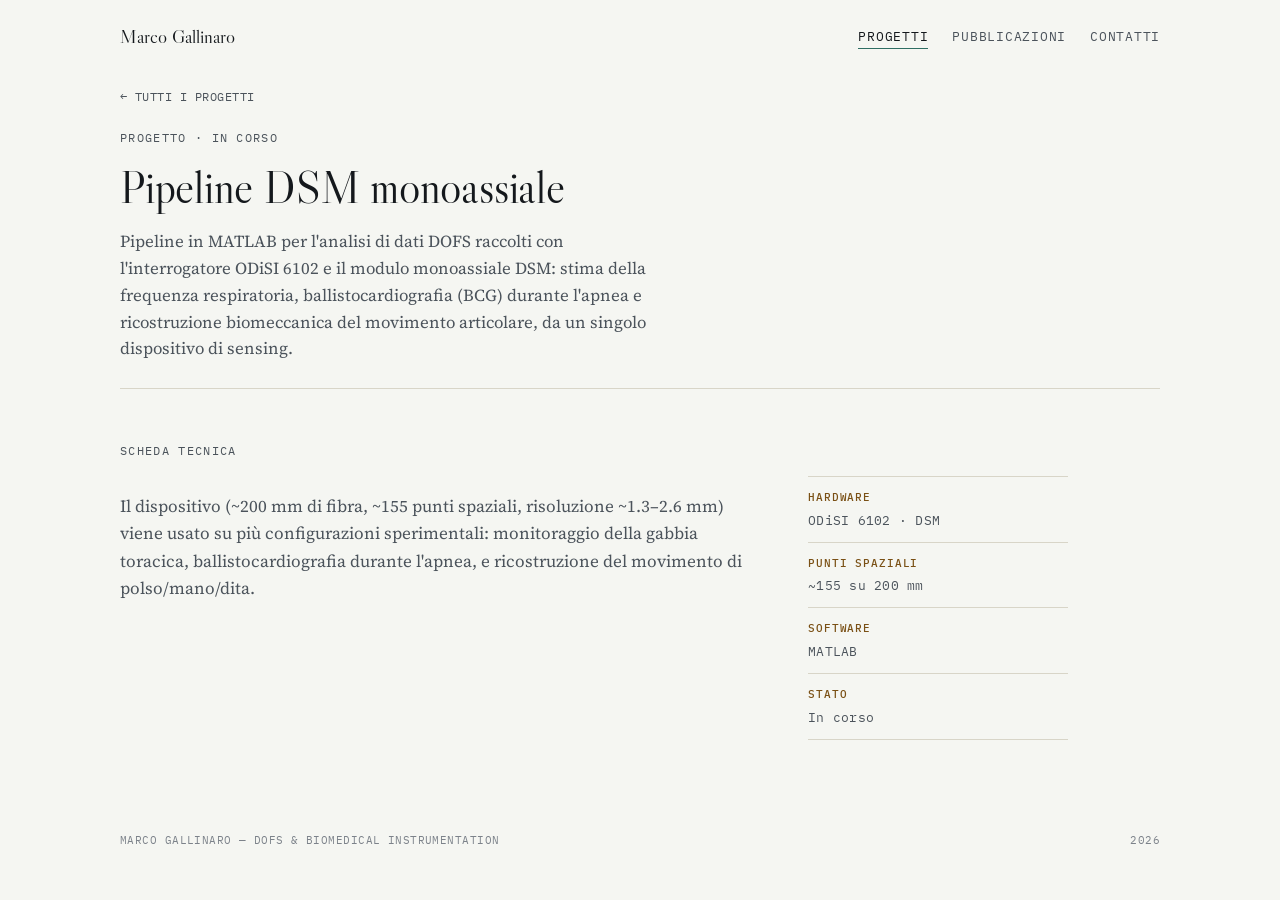
<file: pipeline-dsm.html>
<!DOCTYPE html>
<html lang="it">
<head>
<meta charset="UTF-8">
<meta name="viewport" content="width=device-width, initial-scale=1.0">
<meta name="description" content="Pipeline MATLAB di Marco Gallinaro per l'analisi di dati DOFS da interrogatore ODiSI 6102: monitoraggio respiratorio, ballistocardiografia e movimento articolare.">
<title>Pipeline DSM monoassiale — Marco Gallinaro</title>
<link rel="preconnect" href="https://fonts.googleapis.com">
<link rel="preconnect" href="https://fonts.gstatic.com" crossorigin>
<link rel="stylesheet" href="https://fonts.googleapis.com/css2?family=Libre+Caslon+Display&family=Source+Serif+4:opsz,wght@8..60,400;8..60,500;8..60,600&family=IBM+Plex+Mono:wght@400;500&display=swap">
<link rel="stylesheet" href="assets/site.css">
</head>
<body>

<nav class="top">
  <a class="name" href="index.html">Marco Gallinaro</a>
  <div class="links">
    <a href="progetti.html" class="is-active">Progetti</a>
    <a href="pubblicazioni.html">Pubblicazioni</a>
    <a href="contatti.html">Contatti</a>
  </div>
</nav>

<header class="page-head wrap">
  <a class="back-link" href="progetti.html">← Tutti i progetti</a>
  <p class="eyebrow" style="margin-top:18px;">Progetto · In corso</p>
  <h1>Pipeline DSM monoassiale</h1>
  <p class="dek">Pipeline in MATLAB per l'analisi di dati DOFS raccolti con l'interrogatore ODiSI 6102 e il modulo monoassiale DSM: stima della frequenza respiratoria, ballistocardiografia (BCG) durante l'apnea e ricostruzione biomeccanica del movimento articolare, da un singolo dispositivo di sensing.</p>
</header>

<section class="tight">
  <p class="eyebrow">Scheda tecnica</p>
  <div class="about-grid">
    <div>
      <p>Il dispositivo (~200 mm di fibra, ~155 punti spaziali, risoluzione ~1.3–2.6 mm) viene usato su più configurazioni sperimentali: monitoraggio della gabbia toracica, ballistocardiografia durante l'apnea, e ricostruzione del movimento di polso/mano/dita.</p>
    </div>
    <div class="skills">
      <div class="item"><b>Hardware</b>ODiSI 6102 · DSM</div>
      <div class="item"><b>Punti spaziali</b>~155 su 200&nbsp;mm</div>
      <div class="item"><b>Software</b>MATLAB</div>
      <div class="item"><b>Stato</b>In corso</div>
    </div>
  </div>
</section>

<footer>
  <span>Marco Gallinaro — DOFS &amp; biomedical instrumentation</span>
  <span id="year"></span>
</footer>

<script>document.getElementById('year').textContent = new Date().getFullYear();</script>
</body>
</html>
</file>
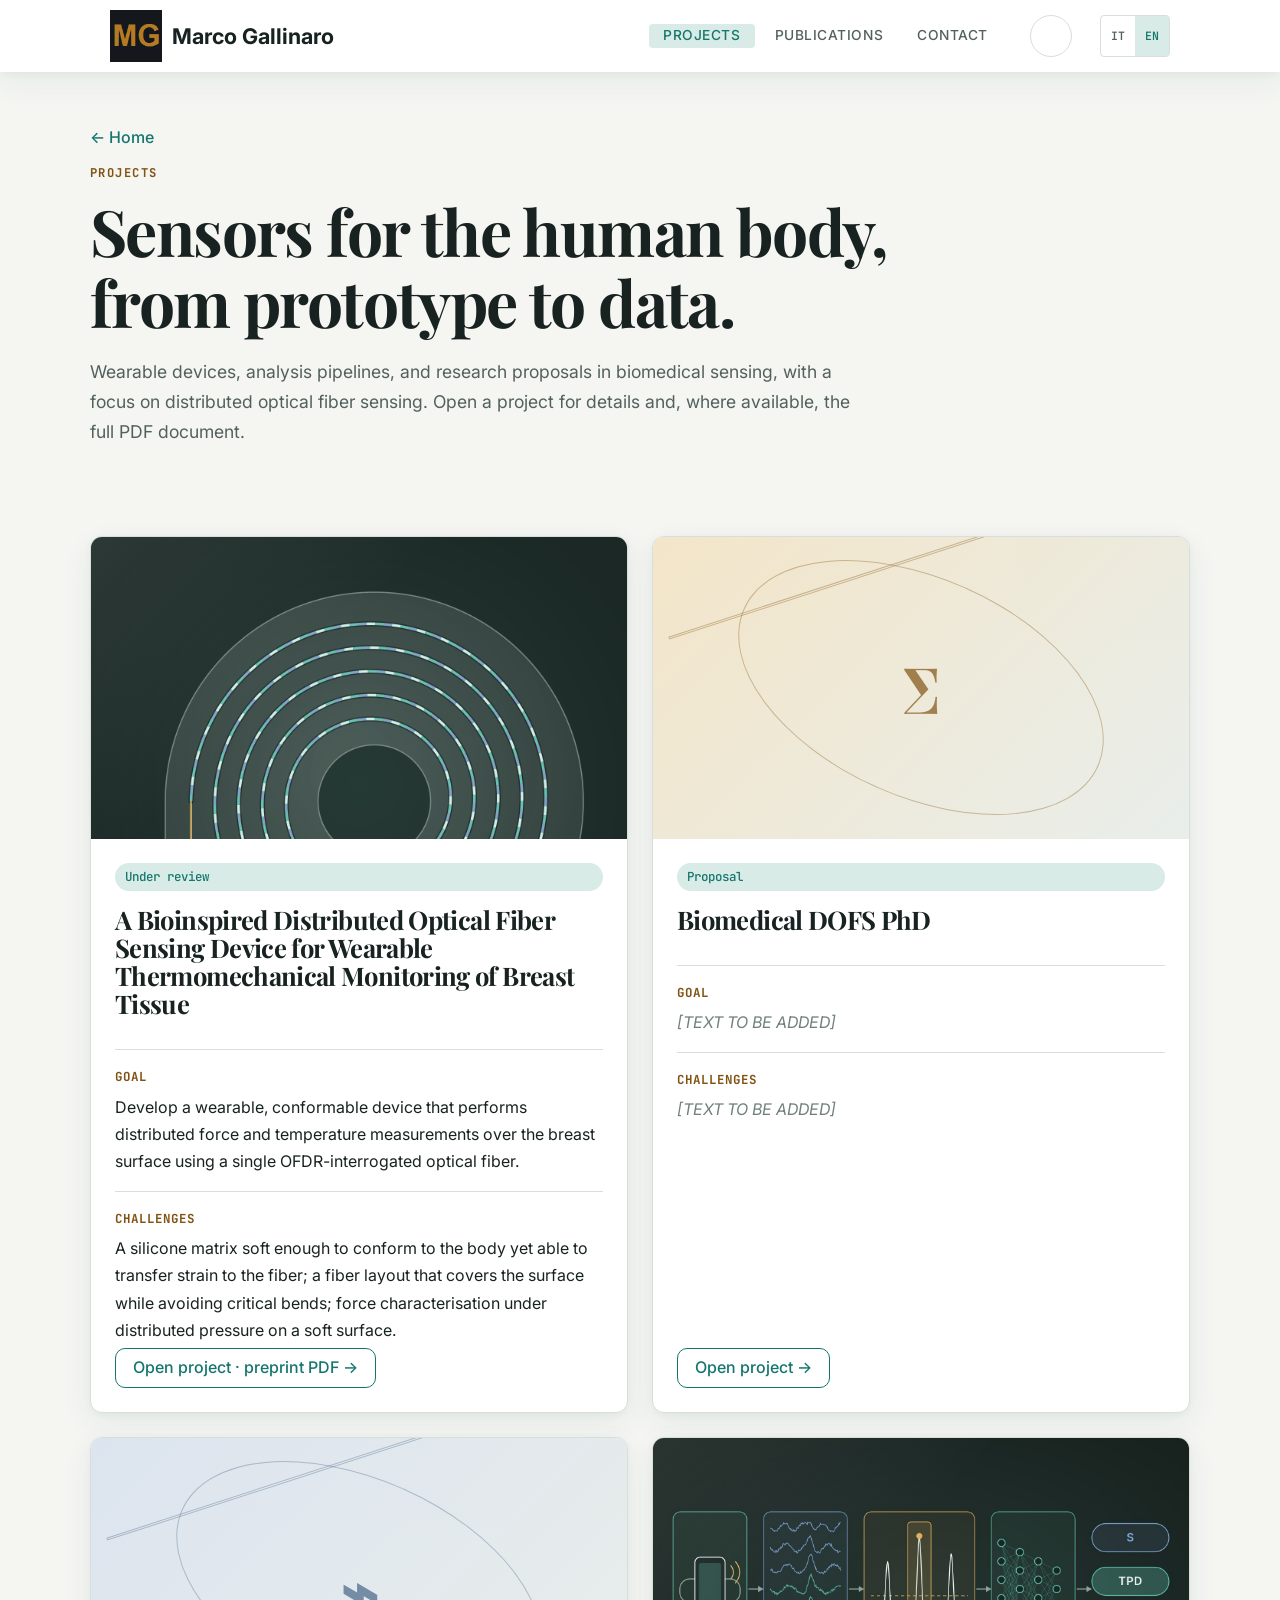
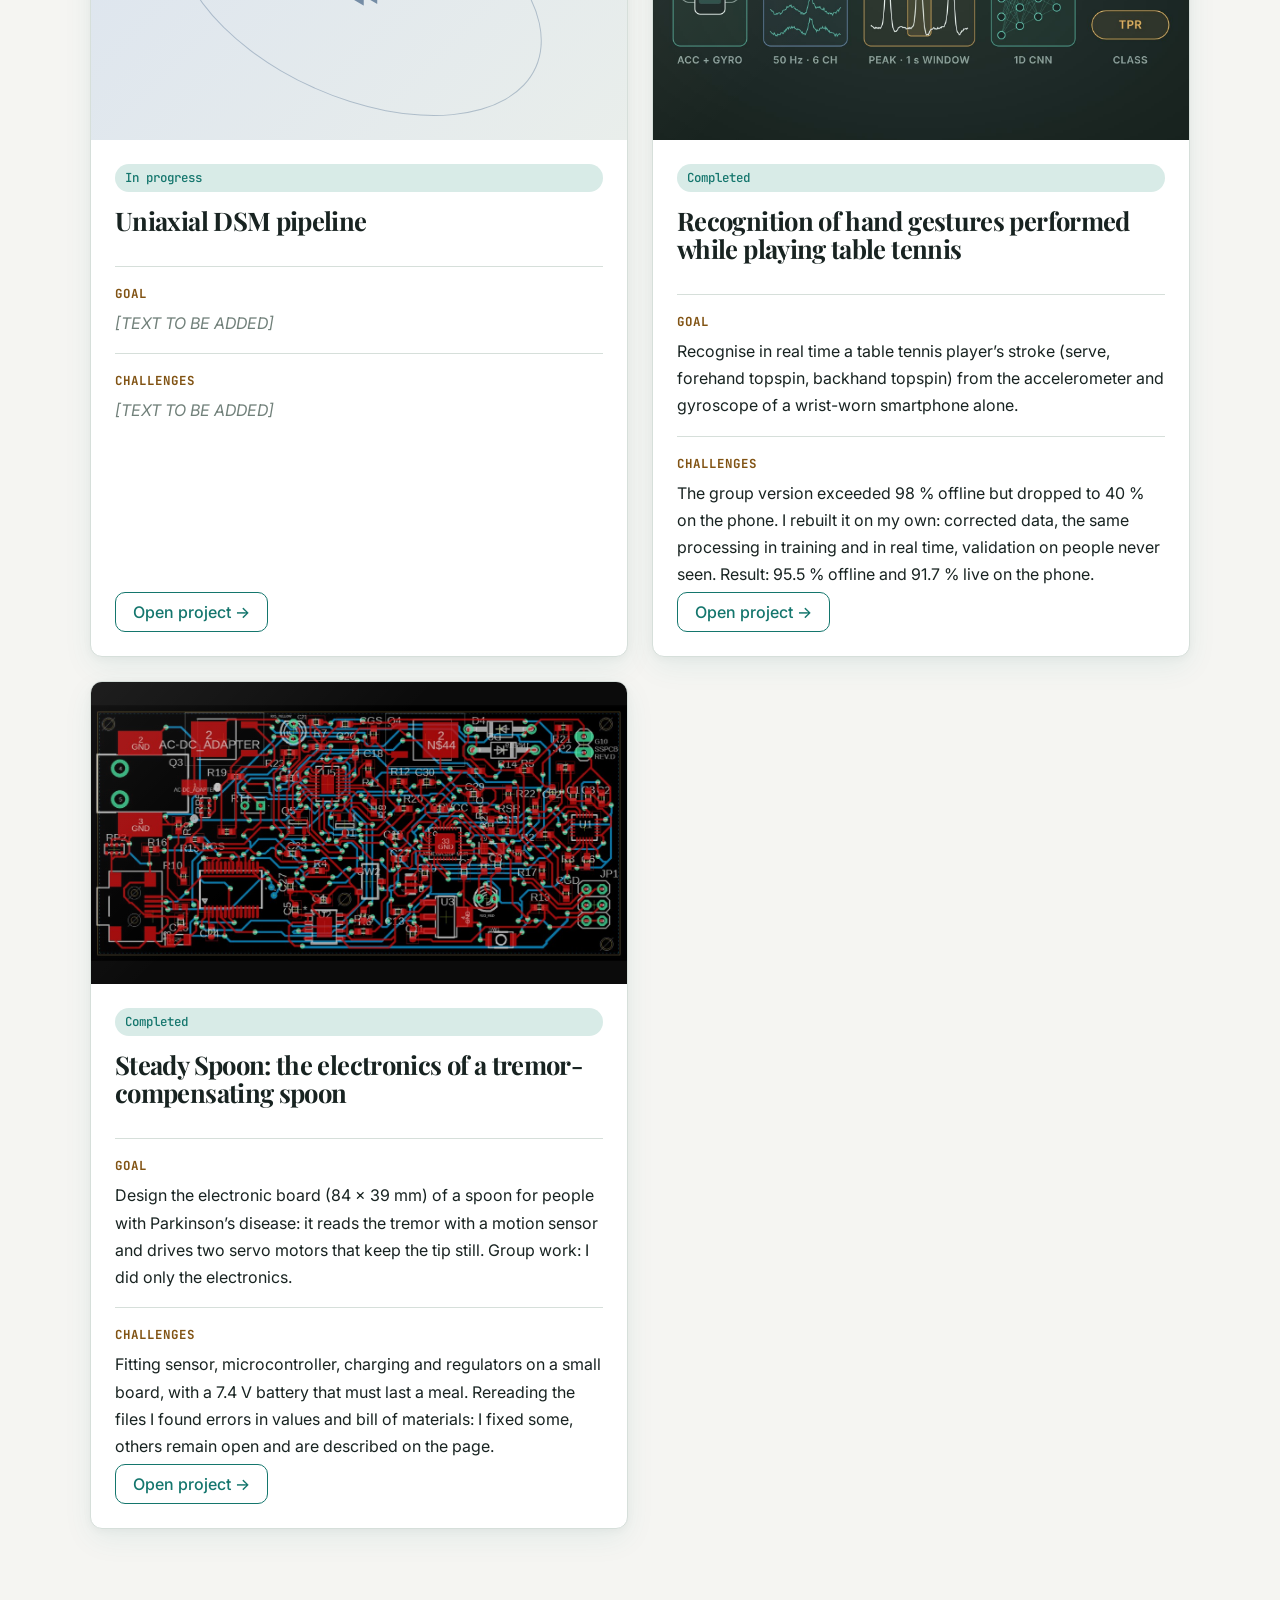
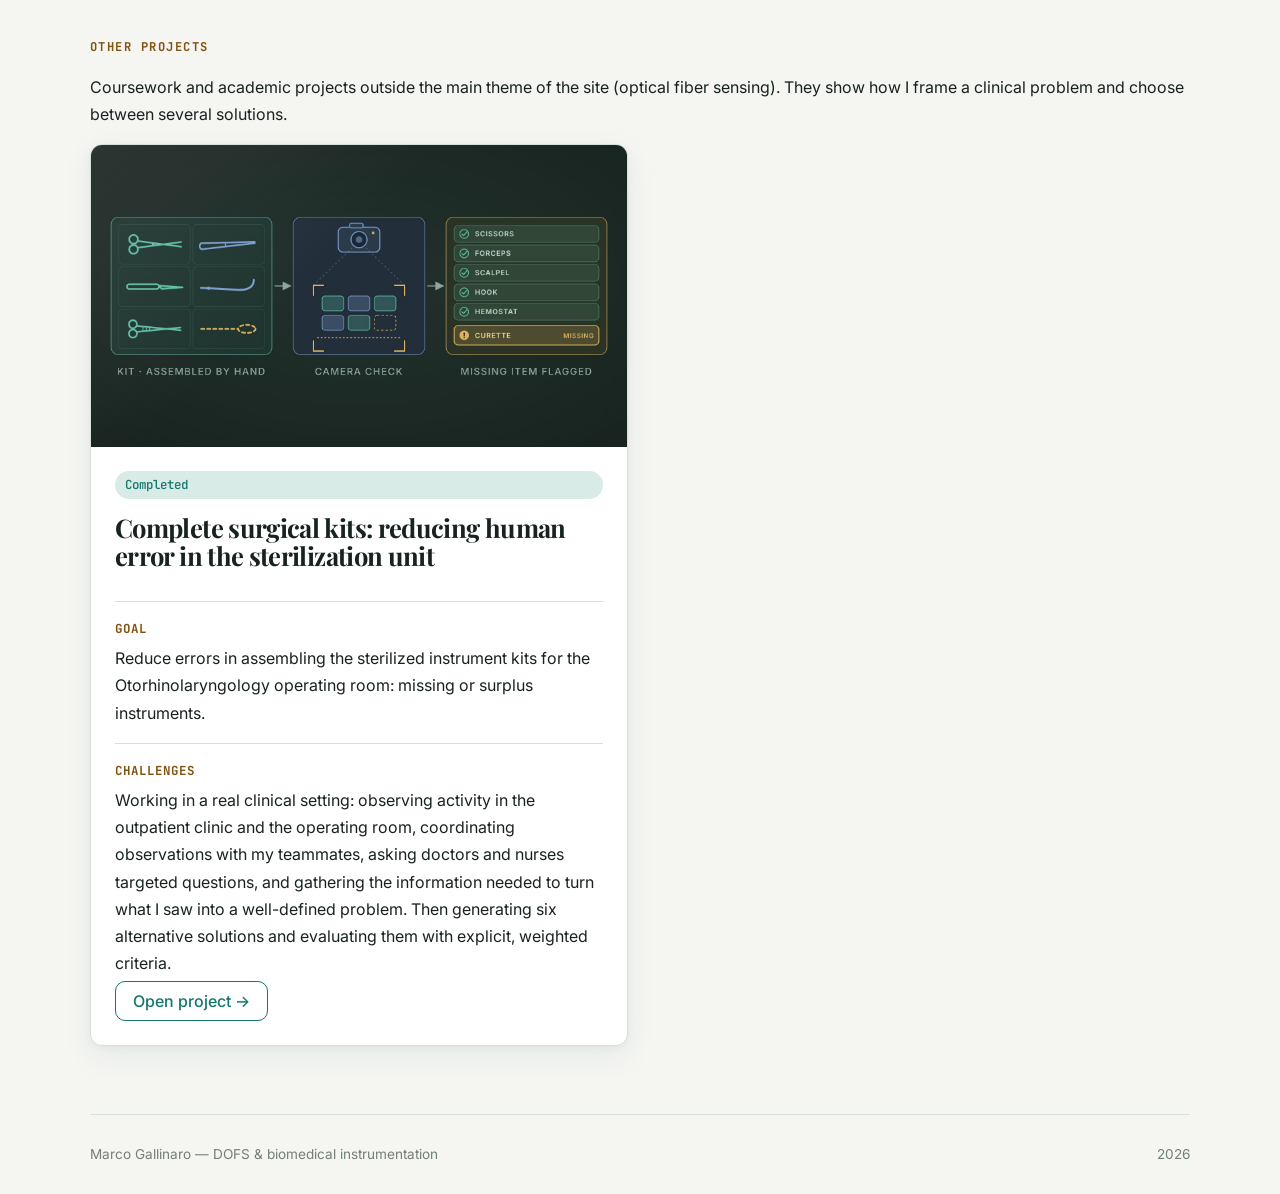
<file: progetti.html>
<!DOCTYPE html>
<html lang="it">
<head>
<meta charset="UTF-8">
<meta name="viewport" content="width=device-width, initial-scale=1.0">
<meta name="description" content="Progetti di Marco Gallinaro su distributed optical fiber sensing (DOFS), OFDR e strumentazione biomedicale.">
<title>Progetti &mdash; Marco Gallinaro</title>
<link rel="canonical" href="https://DA-SOSTITUIRE.example/progetti.html">
<link rel="icon" href="assets/favicon.ico" sizes="any">
<link rel="icon" href="assets/favicon.svg" type="image/svg+xml">
<link rel="apple-touch-icon" href="assets/apple-touch-icon.png"><link rel="shortcut icon" href="assets/apple-touch-icon.png">
<meta property="og:title" content="Progetti &mdash; Marco Gallinaro">
<meta property="og:description" content="Progetti di Marco Gallinaro su distributed optical fiber sensing (DOFS), OFDR e strumentazione biomedicale.">
<meta property="og:image" content="https://DA-SOSTITUIRE.example/assets/favicon.svg">
<meta property="og:url" content="https://DA-SOSTITUIRE.example/progetti.html">
<meta property="og:type" content="website">
<meta name="twitter:card" content="summary">
<meta name="twitter:title" content="Progetti &mdash; Marco Gallinaro">
<meta name="twitter:description" content="Progetti di Marco Gallinaro su distributed optical fiber sensing (DOFS), OFDR e strumentazione biomedicale.">
<meta name="twitter:image" content="https://DA-SOSTITUIRE.example/assets/favicon.svg">
<meta name="twitter:url" content="https://DA-SOSTITUIRE.example/progetti.html">
<script defer data-domain="DA-SOSTITUIRE.example" src="https://plausible.io/js/script.js"></script>
<script src="assets/theme-toggle.js"></script>
<script defer src="assets/language-toggle.js"></script>
<link rel="preconnect" href="https://fonts.googleapis.com">
<link rel="preconnect" href="https://fonts.gstatic.com" crossorigin>
<link href="https://fonts.googleapis.com/css2?family=Inter:wght@400;500;600;700&family=JetBrains+Mono:wght@400;500;600&family=Playfair+Display:wght@600;700&display=swap" rel="stylesheet">
<link href="https://fonts.googleapis.com/icon?family=Material+Icons" rel="stylesheet">
<link rel="stylesheet" href="assets/material-overrides.css">


</head>
<body>

<a class="skip-link" href="#progetti">Vai al contenuto</a>

<nav class="top app-bar" aria-label="Navigazione principale">
  <div class="nav-shell">
    <a class="brand-logo" href="index.html">Marco Gallinaro</a>
    <a href="#mobile-nav" data-target="mobile-nav" class="sidenav-trigger" aria-label="Apri il menu" aria-expanded="false"><i class="material-icons">menu</i></a>
    <div class="links">
      <a href="progetti.html" class="is-active">Progetti</a>
      <a href="pubblicazioni.html">Pubblicazioni</a>
      <a href="contatti.html">Contatti</a>
    </div>
    <button class="theme-toggle" type="button" aria-label="Attiva tema scuro" title="Attiva tema scuro" aria-pressed="false">
      <span class="theme-icon theme-icon-sun material-icons" aria-hidden="true">light_mode</span>
      <span class="theme-icon theme-icon-moon material-icons" aria-hidden="true">dark_mode</span>
    </button>
    <div class="language-toggle" role="group" aria-label="Seleziona lingua">
      <button type="button" data-language="it" aria-pressed="true">IT</button>
      <button type="button" data-language="en" aria-pressed="false">EN</button>
    </div>
  </div>
</nav>
<ul class="sidenav" id="mobile-nav">
  <li><a href="index.html"><i class="material-icons">home</i>&larr; Home</a></li>
  <li><a href="progetti.html"><i class="material-icons">science</i>Progetti</a></li>
  <li><a href="pubblicazioni.html"><i class="material-icons">menu_book</i>Pubblicazioni</a></li>
  <li><a href="contatti.html"><i class="material-icons">mail</i>Contatti</a></li>
</ul>

<main>

<header class="page-head wrap">
  <a class="back-link" href="index.html">&larr; Home</a>
  <p class="eyebrow page-head-eyebrow">Progetti</p>
    <h1>Sensori per il corpo umano, dal prototipo al dato.</h1>
    <p class="dek">Dispositivi indossabili, pipeline di analisi e proposte di ricerca nel sensing biomedicale, con un focus sulla fibra ottica distribuita. Apri un progetto per i dettagli e, dove disponibile, il documento completo in PDF.</p>
</header>

<section id="progetti" class="tight">
  <div class="projects">
      <a class="card" href="distributed-wearable-device.html">
    <div class="card-media" aria-hidden="true">
      <img src="assets/Copertina_DWD.png?v=2" alt="" loading="lazy">
    </div>
    <div class="card-body">
      <span class="tag status-review">In revisione</span>
      <h3>A Bioinspired Distributed Optical Fiber Sensing Device for Wearable Thermomechanical Monitoring of Breast Tissue</h3>
        <div class="card-field">
          <span class="field-label">Obiettivo</span>
                    <p>Sviluppare un dispositivo indossabile e conformabile che misuri forza e temperatura in modo distribuito sulla superficie mammaria, usando una singola fibra ottica interrogata via OFDR.</p>
        </div>
        <div class="card-field">
          <span class="field-label">Sfide principali</span>
                    <p>Una matrice siliconica abbastanza morbida da adattarsi al corpo, ma capace di trasferire la deformazione alla fibra; un layout che copra la superficie evitando curvature critiche per la fibra; la caratterizzazione in forza con una pressione distribuita su una superficie soffice.</p>
        </div>
        <span class="open-link">Apri progetto &middot; Preprint PDF &rarr;</span>
      </div>
    </a>
    <a class="card" href="dottorato-dofs.html">
      <div class="card-media project-visual project-visual-phd" aria-hidden="true">
        <span class="project-glyph">∑</span>
      </div>
      <div class="card-body">
        <span class="tag">Proposta</span>
        <h3>Dottorato in DOFS biomedicale</h3>
        <div class="card-field">
          <span class="field-label">Obiettivo</span>
          <p class="placeholder">[AGGIUNGI TESTO]</p>
        </div>
        <div class="card-field">
          <span class="field-label">Main challenges</span>
          <p class="placeholder">[AGGIUNGI TESTO]</p>
        </div>
        <span class="open-link">Apri progetto &rarr;</span>
      </div>
    </a>
    <a class="card" href="pipeline-dsm.html">
      <div class="card-media project-visual project-visual-pipeline" aria-hidden="true">
        <span class="project-glyph">⌁</span>
      </div>
      <div class="card-body">
        <span class="tag">In corso</span>
        <h3>Pipeline DSM monoassiale</h3>
        <div class="card-field">
          <span class="field-label">Obiettivo</span>
          <p class="placeholder">[AGGIUNGI TESTO]</p>
        </div>
        <div class="card-field">
          <span class="field-label">Main challenges</span>
          <p class="placeholder">[AGGIUNGI TESTO]</p>
        </div>
        <span class="open-link">Apri progetto &rarr;</span>
      </div>
    </a>
            <a class="card" href="gesti-pingpong.html">
          <div class="card-media" aria-hidden="true">
           <img src="assets/pingpong-copertina.jpg" alt="" loading="lazy">
         </div>
      <div class="card-body">
        <span class="tag">Concluso</span>
        <h3>Riconoscimento dei gesti della mano effettuati durante il gioco del ping-pong</h3>
        <div class="card-field">
          <span class="field-label">Obiettivo</span>
          <p>Riconoscere in tempo reale il colpo di un giocatore di ping-pong (servizio, top spin di dritto, top spin di rovescio) dai soli accelerometro e giroscopio di uno smartphone al polso.</p>
        </div>
        <div class="card-field">
          <span class="field-label">Sfide principali</span>
          <p>La versione di gruppo superava il 98 % offline ma scendeva al 40 % sul telefono. L’ho rifatta da solo: dati corretti, stessa elaborazione in addestramento e in tempo reale, validazione su persone mai viste. Risultato: 95,5 % offline e 91,7 % dal vivo sul telefono.</p>
        </div>
        <span class="open-link">Apri progetto &rarr;</span>
      </div>
    </a>
    <a class="card" href="steady-spoon.html">
      <div class="card-media" aria-hidden="true">
        <img src="assets/steady-spoon-copertina-eagle.jpg" alt="" loading="lazy">
      </div>
      <div class="card-body">
        <span class="tag">Concluso</span>
        <h3>Steady Spoon: l’elettronica di un cucchiaio che compensa il tremore</h3>
        <div class="card-field">
          <span class="field-label">Obiettivo</span>
          <p>Progettare la scheda elettronica (84 × 39 mm) di un cucchiaio per persone con Parkinson: legge il tremore con un sensore di movimento e comanda due servomotori che tengono ferma la punta. Lavoro di gruppo: io ho fatto solo l’elettronica.</p>
        </div>
        <div class="card-field">
          <span class="field-label">Sfide principali</span>
          <p>Far stare sensore, microcontrollore, ricarica e regolatori in una scheda piccola, con una batteria da 7,4 V che deve durare un pasto. Rileggendo i file ho trovato errori di valori e di distinta: alcuni li ho corretti, altri restano aperti e sono descritti nella pagina.</p>
        </div>
        <span class="open-link">Apri progetto &rarr;</span>
      </div>
    </a>
  </div>
</section>

<section id="altri-progetti" class="tight">
  <p class="eyebrow">Altri progetti</p>
  <p class="preprint-note">Lavori di corso e progetti accademici fuori dal tema principale del sito (il sensing a fibra ottica). Mostrano come imposto un problema clinico e come scelgo tra più soluzioni.</p>
  <div class="projects">
    <a class="card" href="kit-chirurgici.html">
      <div class="card-media" aria-hidden="true">
        <img src="assets/kit-copertina.jpg" alt="" loading="lazy">
      </div>
      <div class="card-body">
        <span class="tag">Concluso</span>
        <h3>Kit chirurgici completi: ridurre l’errore umano nella centrale di sterilizzazione</h3>
        <div class="card-field">
          <span class="field-label">Obiettivo</span>
          <p>Ridurre gli errori nella composizione dei kit di strumenti sterilizzati per la sala operatoria di Otorinolaringoiatria: pezzi che mancano o che sono di troppo.</p>
        </div>
        <div class="card-field">
          <span class="field-label">Sfide principali</span>
          <p>Muoversi in un ambiente clinico reale: osservare l’attività in ambulatorio e in sala operatoria, coordinare le osservazioni con i colleghi del gruppo, fare ai medici e agli infermieri domande mirate e raccogliere le informazioni necessarie a trasformare ciò che si vede in un problema ben definito. Poi generare sei soluzioni alternative e valutarle con criteri espliciti e pesati.</p>
        </div>
        <span class="open-link">Apri progetto &rarr;</span>
      </div>
    </a>
  </div>
</section>

</main>

<button class="back-to-top" type="button" aria-label="Torna su" title="Torna su">↑</button>

<footer>
  <span>Marco Gallinaro &mdash; DOFS &amp; biomedical instrumentation</span>
  <span id="year"></span>
</footer>

<script>document.getElementById('year').textContent = new Date().getFullYear();</script>

<script src="assets/interactions.js"></script>
</body>
</html>
</file>
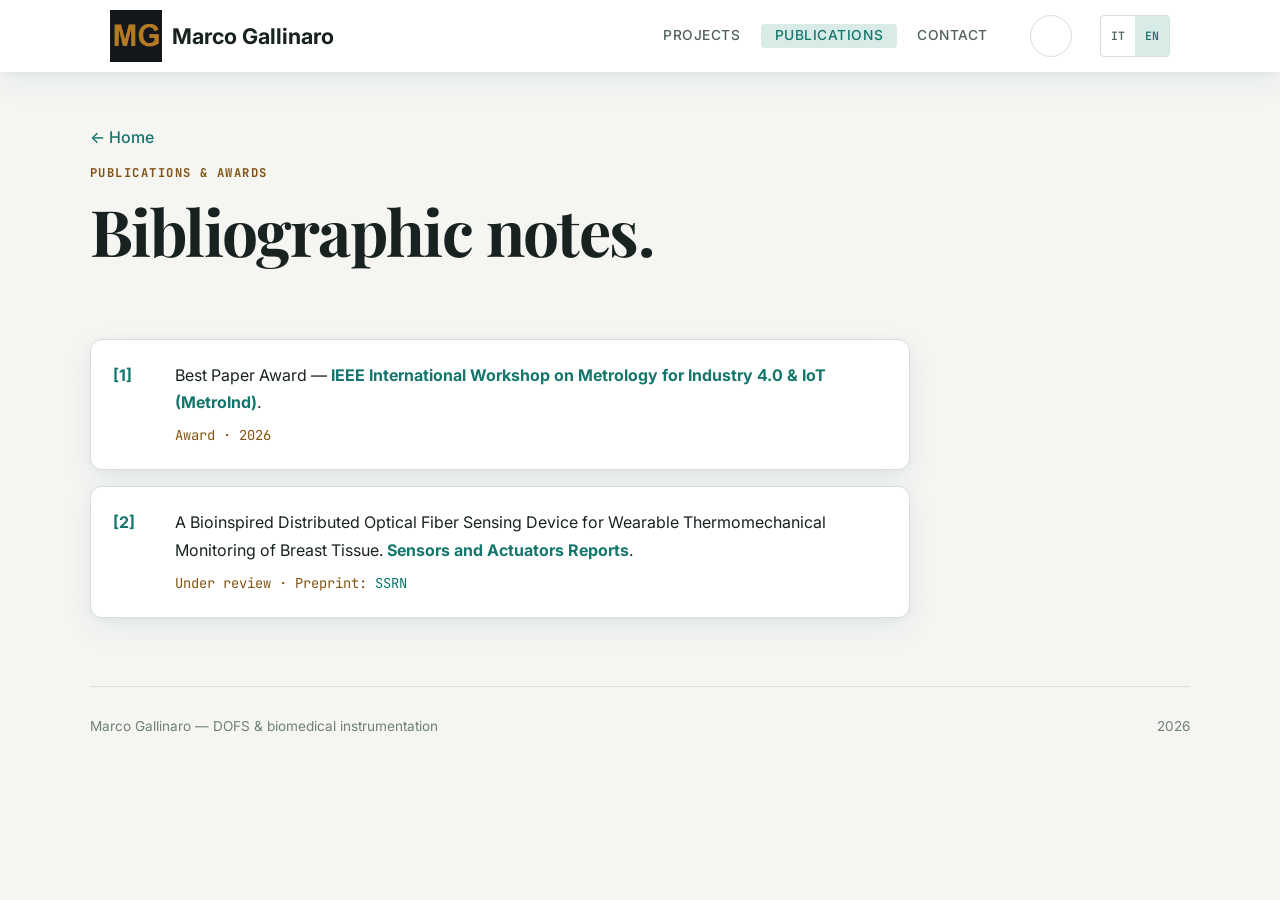
<file: pubblicazioni.html>
<!DOCTYPE html>
<html lang="it">
<head>
<meta charset="UTF-8">
<meta name="viewport" content="width=device-width, initial-scale=1.0">
<meta name="description" content="Pubblicazioni e riconoscimenti di Marco Gallinaro in distributed optical fiber sensing (DOFS) e strumentazione biomedicale.">
<title>Pubblicazioni &mdash; Marco Gallinaro</title>
<link rel="canonical" href="https://DA-SOSTITUIRE.example/pubblicazioni.html">
<link rel="icon" href="assets/favicon.ico" sizes="any">
<link rel="icon" href="assets/favicon.svg" type="image/svg+xml">
<link rel="apple-touch-icon" href="assets/apple-touch-icon.png"><link rel="shortcut icon" href="assets/apple-touch-icon.png">
<meta property="og:title" content="Pubblicazioni &mdash; Marco Gallinaro">
<meta property="og:description" content="Pubblicazioni e riconoscimenti di Marco Gallinaro in distributed optical fiber sensing (DOFS) e strumentazione biomedicale.">
<meta property="og:image" content="https://DA-SOSTITUIRE.example/assets/favicon.svg">
<meta property="og:url" content="https://DA-SOSTITUIRE.example/pubblicazioni.html">
<meta property="og:type" content="website">
<meta name="twitter:card" content="summary">
<meta name="twitter:title" content="Pubblicazioni &mdash; Marco Gallinaro">
<meta name="twitter:description" content="Pubblicazioni e riconoscimenti di Marco Gallinaro in distributed optical fiber sensing (DOFS) e strumentazione biomedicale.">
<meta name="twitter:image" content="https://DA-SOSTITUIRE.example/assets/favicon.svg">
<meta name="twitter:url" content="https://DA-SOSTITUIRE.example/pubblicazioni.html">
<script defer data-domain="DA-SOSTITUIRE.example" src="https://plausible.io/js/script.js"></script>
<script src="assets/theme-toggle.js"></script>
<script defer src="assets/language-toggle.js"></script>
<link rel="preconnect" href="https://fonts.googleapis.com">
<link rel="preconnect" href="https://fonts.gstatic.com" crossorigin>
<link href="https://fonts.googleapis.com/css2?family=Inter:wght@400;500;600;700&family=JetBrains+Mono:wght@400;500;600&family=Playfair+Display:wght@600;700&display=swap" rel="stylesheet">
<link href="https://fonts.googleapis.com/icon?family=Material+Icons" rel="stylesheet">
<link rel="stylesheet" href="assets/material-overrides.css">


</head>
<body>

<a class="skip-link" href="#pubblicazioni">Vai al contenuto</a>

<nav class="top app-bar" aria-label="Navigazione principale">
  <div class="nav-shell">
    <a class="brand-logo" href="index.html">Marco Gallinaro</a>
    <a href="#mobile-nav" data-target="mobile-nav" class="sidenav-trigger" aria-label="Apri il menu" aria-expanded="false"><i class="material-icons">menu</i></a>
    <div class="links">
      <a href="progetti.html">Progetti</a>
      <a href="pubblicazioni.html" class="is-active">Pubblicazioni</a>
      <a href="contatti.html">Contatti</a>
    </div>
    <button class="theme-toggle" type="button" aria-label="Attiva tema scuro" title="Attiva tema scuro" aria-pressed="false">
      <span class="theme-icon theme-icon-sun material-icons" aria-hidden="true">light_mode</span>
      <span class="theme-icon theme-icon-moon material-icons" aria-hidden="true">dark_mode</span>
    </button>
    <div class="language-toggle" role="group" aria-label="Seleziona lingua">
      <button type="button" data-language="it" aria-pressed="true">IT</button>
      <button type="button" data-language="en" aria-pressed="false">EN</button>
    </div>
  </div>
</nav>
<ul class="sidenav" id="mobile-nav">
  <li><a href="index.html"><i class="material-icons">home</i>&larr; Home</a></li>
  <li><a href="progetti.html"><i class="material-icons">science</i>Progetti</a></li>
  <li><a href="pubblicazioni.html"><i class="material-icons">menu_book</i>Pubblicazioni</a></li>
  <li><a href="contatti.html"><i class="material-icons">mail</i>Contatti</a></li>
</ul>

<main>

<header class="page-head wrap">
  <a class="back-link" href="index.html">&larr; Home</a>
  <p class="eyebrow page-head-eyebrow">Pubblicazioni &amp; riconoscimenti</p>
  <h1>Note bibliografiche.</h1>
</header>

<section id="pubblicazioni" class="tight">
  <div class="biblio">
    <div class="entry">
      <span class="num">[1]</span>
      <span>Best Paper Award &mdash; <span class="venue">IEEE International Workshop on Metrology for Industry 4.0 &amp; IoT (MetroInd)</span>, per il lavoro sul Distributed Wearable Device.
        <span class="meta">Premio &middot; 2026</span>
      </span>
    </div>
    <div class="entry">
      <span class="num">[2]</span>
     <span>A Bioinspired Distributed Optical Fiber Sensing Device for Wearable Thermomechanical Monitoring of Breast Tissue. <span class="venue">Sensors and Actuators Reports</span>.
            <span class="meta">In revisione &middot; Preprint: <a href="https://papers.ssrn.com/sol3/papers.cfm?abstract_id=7175167" class="accent-inline-link" target="_blank" rel="noopener">arXiv</a></span>
      </span>
    </div>
  </div>

  <!--
    TODO (task Notion 19-20/09): aggiungere qui i DOI/link reali quando disponibili.
    Un paper "in revisione" non ha ancora un DOI assegnato &mdash; non inventarne uno.
    Formato suggerito per una voce con DOI:
    <div class="entry">
      <span class="num">[3]</span>
      <span>Titolo del paper. <span class="venue">Nome rivista</span>.
        <span class="meta">DOI: <a href="https://doi.org/XX.XXXX/XXXXXXX" class="accent-inline-link">10.XXXX/XXXXXXX</a></span>
      </span>
    </div>
  -->
</section>

</main>

<button class="back-to-top" type="button" aria-label="Torna su" title="Torna su">↑</button>

<footer>
  <span>Marco Gallinaro &mdash; DOFS &amp; biomedical instrumentation</span>
  <span id="year"></span>
</footer>

<script>document.getElementById('year').textContent = new Date().getFullYear();</script>

<script src="assets/interactions.js"></script>
</body>
</html>
</file>
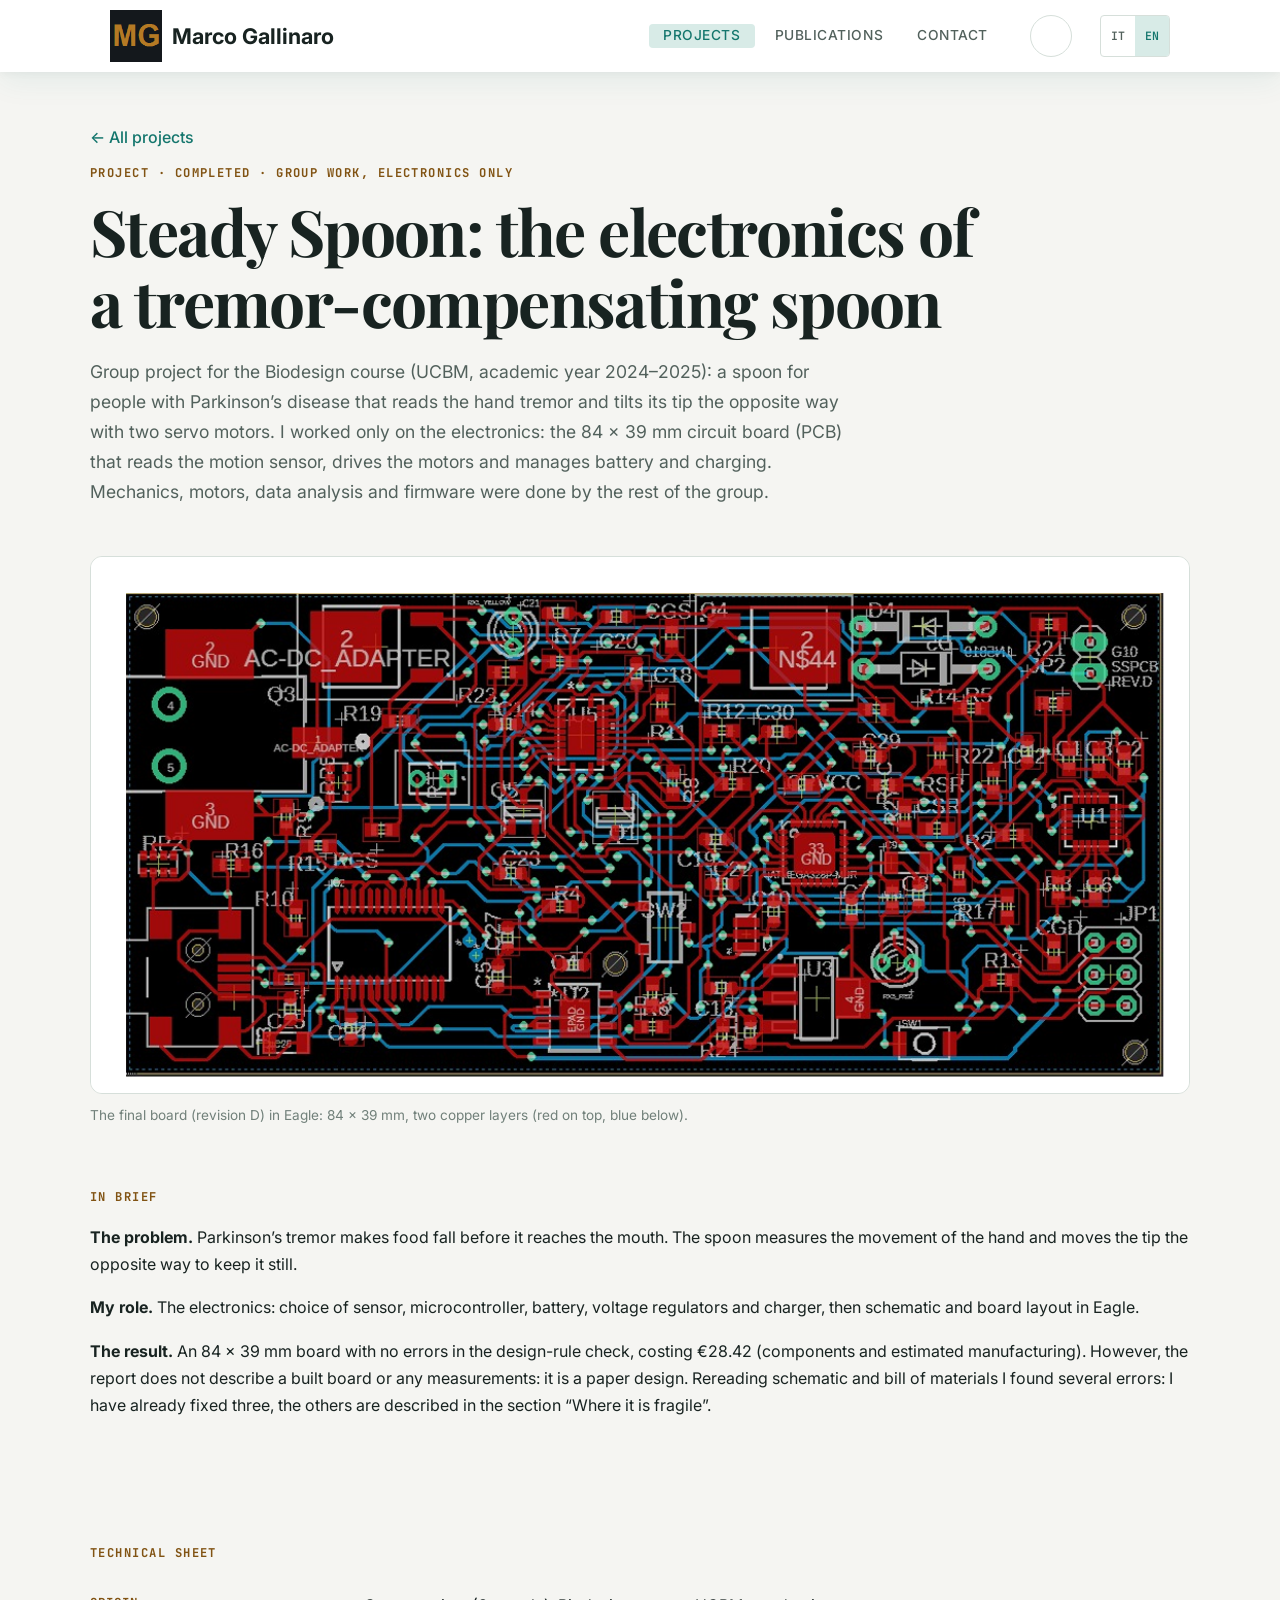
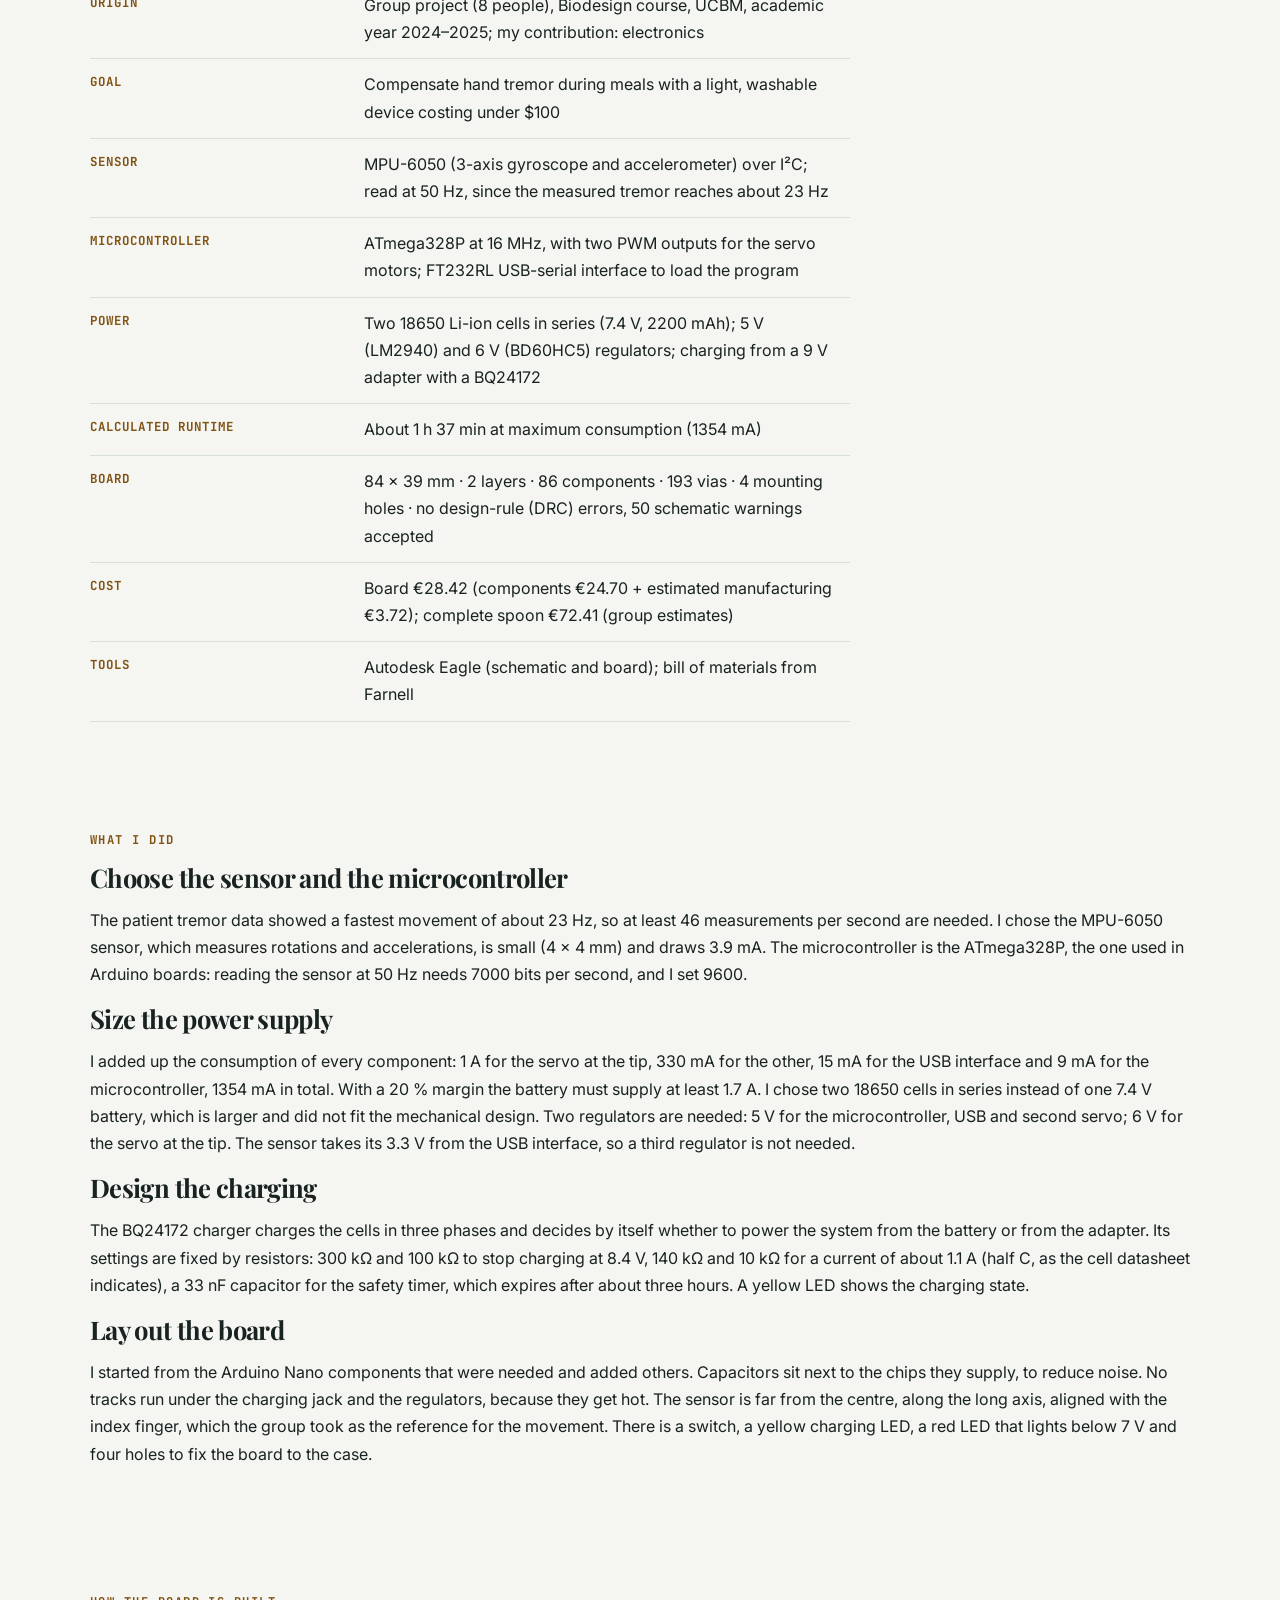
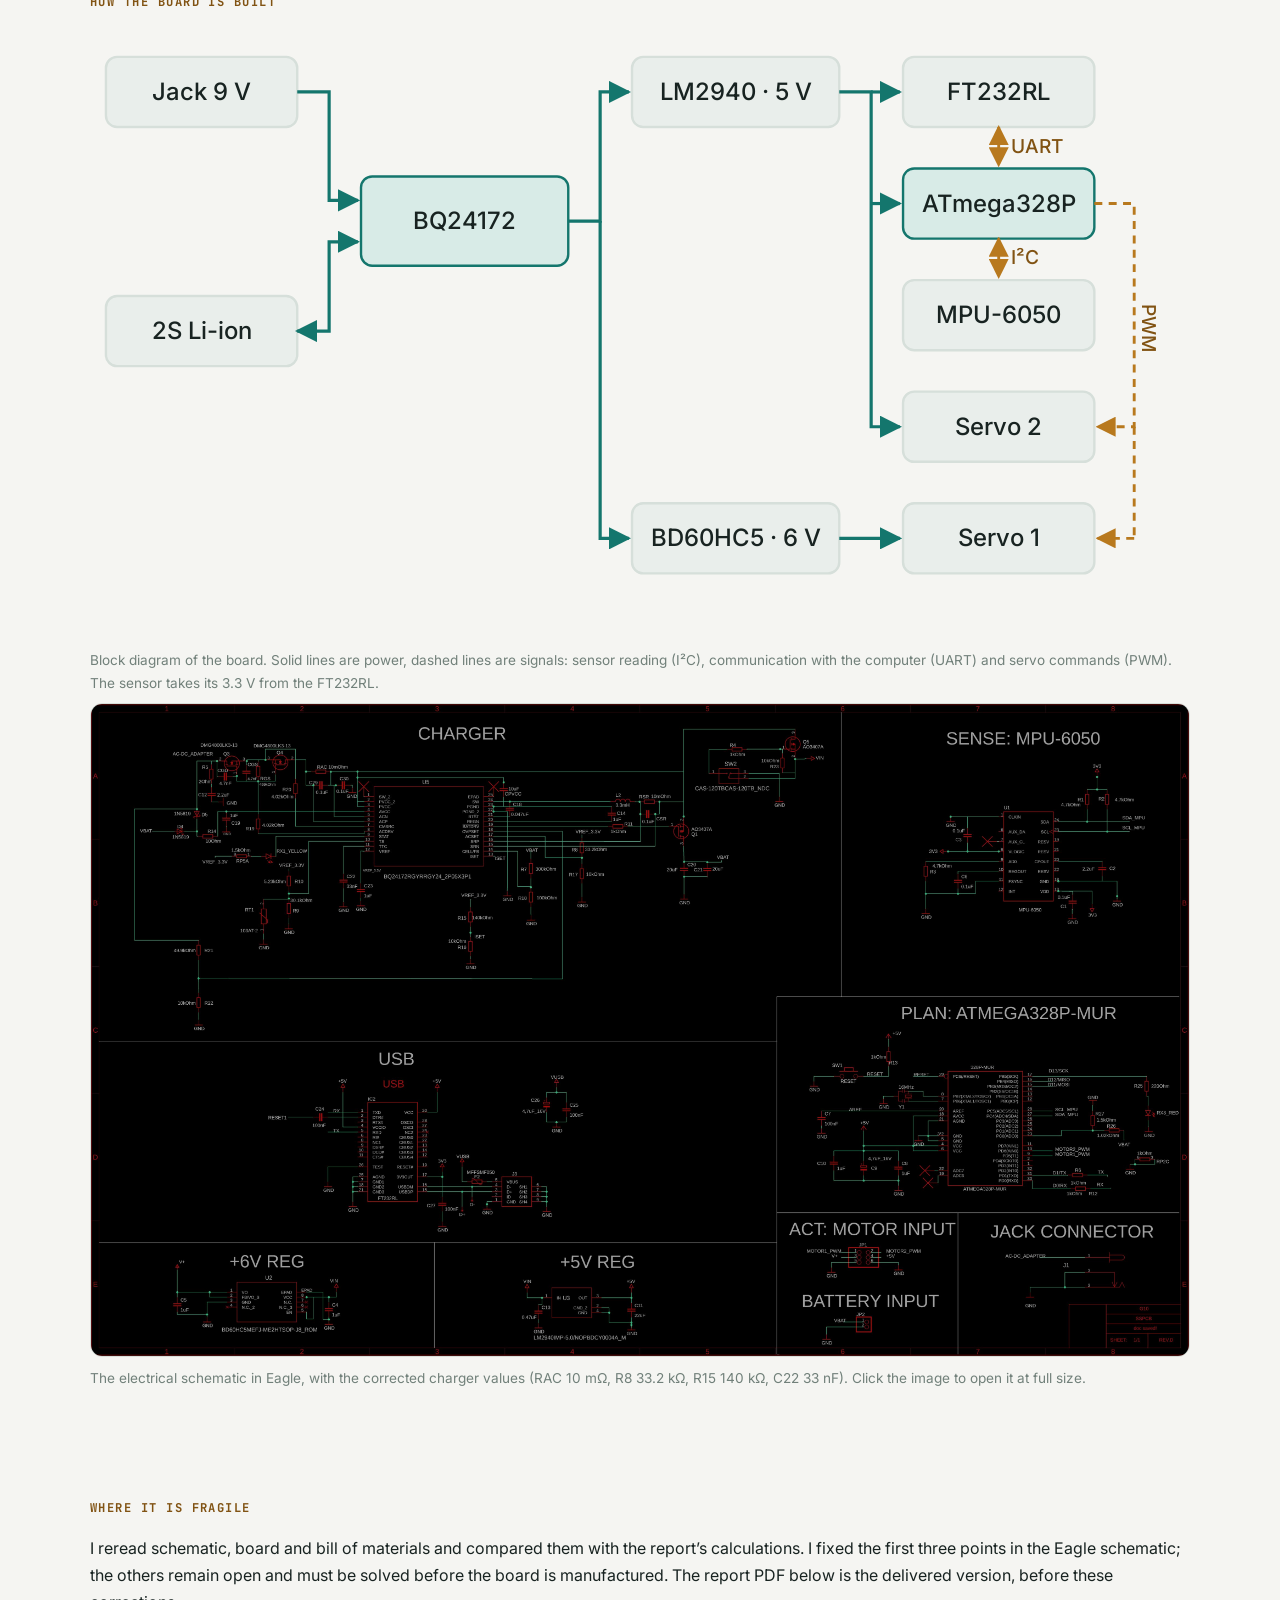
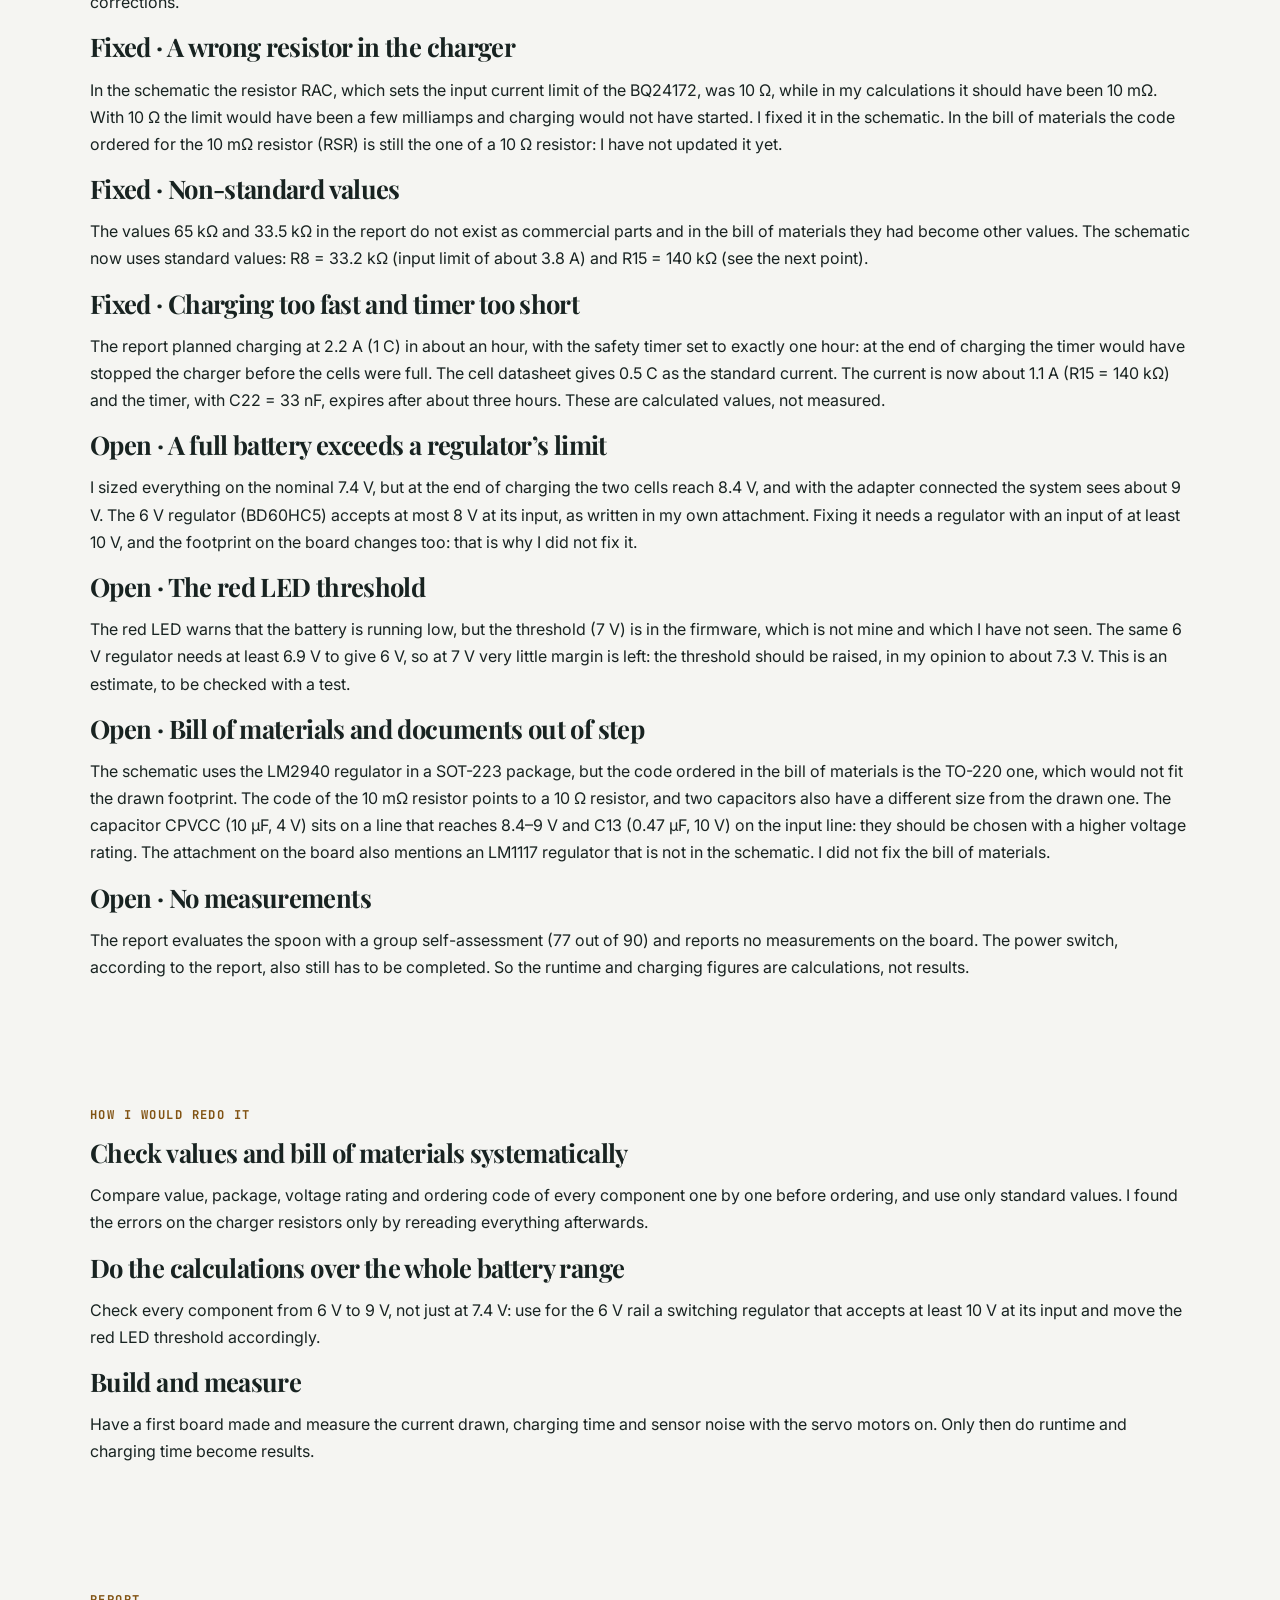
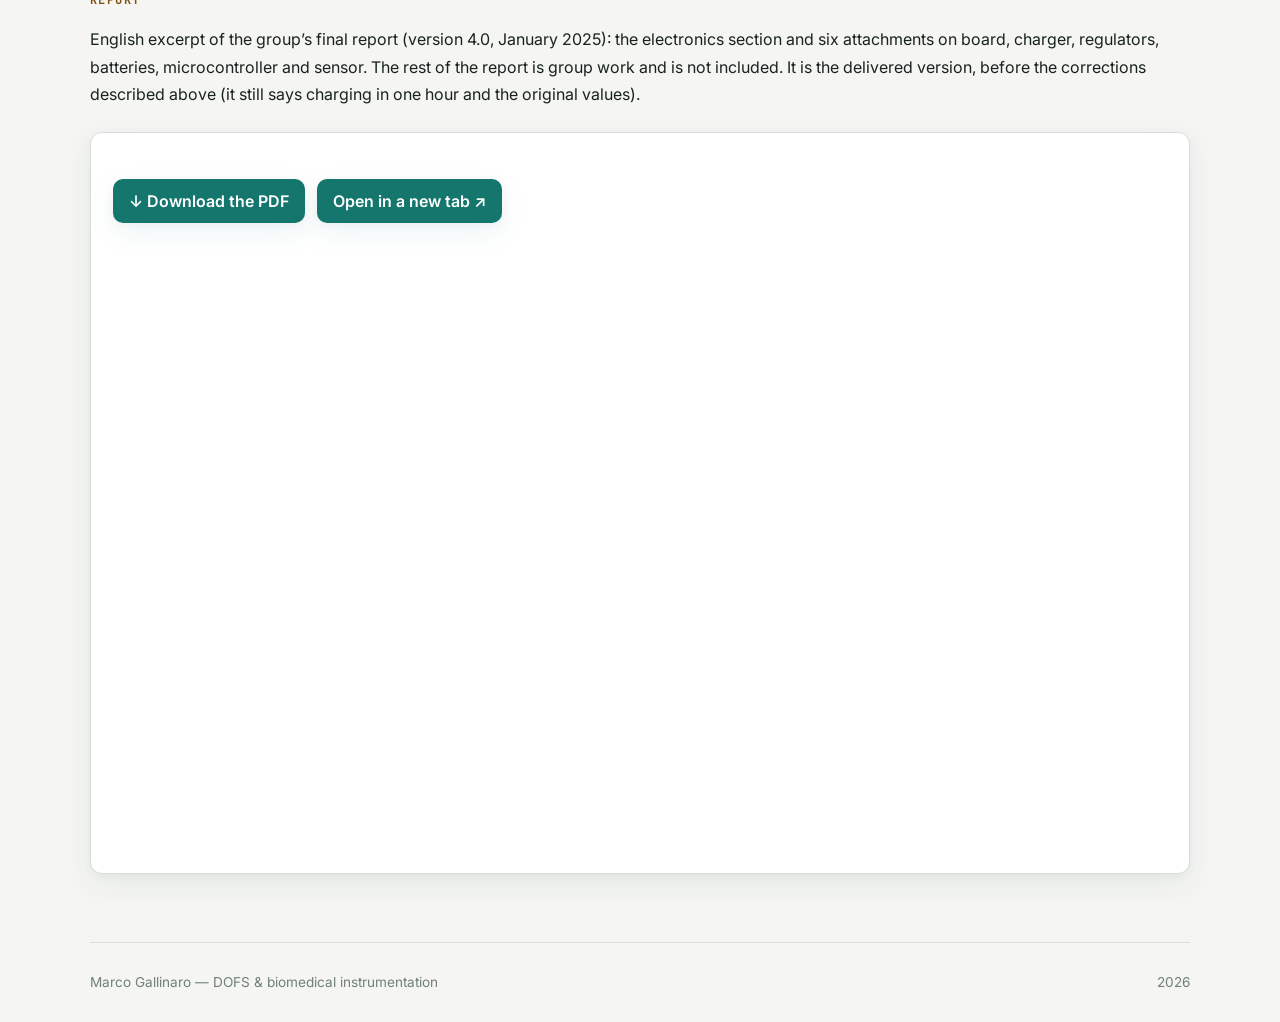
<file: steady-spoon.html>
<!DOCTYPE html>
<html lang="it">
<head>
<meta charset="UTF-8">
<meta name="viewport" content="width=device-width, initial-scale=1.0">
<meta name="description" content="Progettazione elettronica della scheda di un cucchiaio che compensa il tremore nel Parkinson: sensore, alimentazione, ricarica e disegno della PCB, con un’analisi critica degli errori trovati.">
<title>Steady Spoon &mdash; Marco Gallinaro</title>
<link rel="canonical" href="https://DA-SOSTITUIRE.example/steady-spoon.html">
<link rel="icon" href="assets/favicon.ico" sizes="any">
<link rel="icon" href="assets/favicon.svg" type="image/svg+xml">
<link rel="apple-touch-icon" href="assets/apple-touch-icon.png"><link rel="shortcut icon" href="assets/apple-touch-icon.png">
<meta property="og:title" content="Steady Spoon &mdash; Marco Gallinaro">
<meta property="og:description" content="Progettazione elettronica della scheda di un cucchiaio che compensa il tremore nel Parkinson: sensore, alimentazione, ricarica e disegno della PCB, con un’analisi critica degli errori trovati.">
<meta property="og:image" content="https://DA-SOSTITUIRE.example/assets/favicon.svg">
<meta property="og:url" content="https://DA-SOSTITUIRE.example/steady-spoon.html">
<meta property="og:type" content="website">
<meta name="twitter:card" content="summary">
<meta name="twitter:title" content="Steady Spoon &mdash; Marco Gallinaro">
<meta name="twitter:description" content="Progettazione elettronica della scheda di un cucchiaio che compensa il tremore nel Parkinson: sensore, alimentazione, ricarica e disegno della PCB, con un’analisi critica degli errori trovati.">
<meta name="twitter:image" content="https://DA-SOSTITUIRE.example/assets/favicon.svg">
<meta name="twitter:url" content="https://DA-SOSTITUIRE.example/steady-spoon.html">
<script defer data-domain="DA-SOSTITUIRE.example" src="https://plausible.io/js/script.js"></script>
<script src="assets/theme-toggle.js"></script>
<script defer src="assets/language-toggle.js"></script>
<link rel="preconnect" href="https://fonts.googleapis.com">
<link rel="preconnect" href="https://fonts.gstatic.com" crossorigin>
<link href="https://fonts.googleapis.com/css2?family=Inter:wght@400;500;600;700&family=JetBrains+Mono:wght@400;500;600&family=Playfair+Display:wght@600;700&display=swap" rel="stylesheet">
<link href="https://fonts.googleapis.com/icon?family=Material+Icons" rel="stylesheet">
<link rel="stylesheet" href="assets/material-overrides.css">
</head>
<body>

<a class="skip-link" href="#steady-spoon">Vai al contenuto</a>

<nav class="top app-bar" aria-label="Navigazione principale">
  <div class="nav-shell">
    <a class="brand-logo" href="index.html">Marco Gallinaro</a>
    <a href="#mobile-nav" data-target="mobile-nav" class="sidenav-trigger" aria-label="Apri il menu" aria-expanded="false"><i class="material-icons">menu</i></a>
    <div class="links">
      <a href="progetti.html" class="is-active">Progetti</a>
      <a href="pubblicazioni.html">Pubblicazioni</a>
      <a href="contatti.html">Contatti</a>
    </div>
    <button class="theme-toggle" type="button" aria-label="Attiva tema scuro" title="Attiva tema scuro" aria-pressed="false">
      <span class="theme-icon theme-icon-sun material-icons" aria-hidden="true">light_mode</span>
      <span class="theme-icon theme-icon-moon material-icons" aria-hidden="true">dark_mode</span>
    </button>
    <div class="language-toggle" role="group" aria-label="Seleziona lingua">
      <button type="button" data-language="it" aria-pressed="true">IT</button>
      <button type="button" data-language="en" aria-pressed="false">EN</button>
    </div>
  </div>
</nav>
<ul class="sidenav" id="mobile-nav">
  <li><a href="index.html"><i class="material-icons">home</i>&larr; Home</a></li>
  <li><a href="progetti.html"><i class="material-icons">science</i>Progetti</a></li>
  <li><a href="pubblicazioni.html"><i class="material-icons">menu_book</i>Pubblicazioni</a></li>
  <li><a href="contatti.html"><i class="material-icons">mail</i>Contatti</a></li>
</ul>

<main>

<header class="page-head wrap">
  <a class="back-link" href="progetti.html">&larr; Tutti i progetti</a>
  <p class="eyebrow page-head-eyebrow">Progetto · Concluso · Lavoro di gruppo, solo elettronica</p>
  <h1>Steady Spoon: l’elettronica di un cucchiaio che compensa il tremore</h1>
  <p class="dek">Progetto di gruppo del corso di Biodesign (UCBM, a.a. 2024–2025): un cucchiaio per persone con malattia di Parkinson che legge il tremore della mano e inclina la punta in senso opposto con due servomotori. Io mi sono occupato solo dell’elettronica: la scheda (PCB) da 84 × 39 mm che legge il sensore di movimento, comanda i motori e gestisce batteria e ricarica. Meccanica, motori, analisi dei dati e firmware sono lavoro del resto del gruppo.</p>
</header>

<figure class="project-figure" id="fig-pcb">
  <img src="assets/steady-spoon-pcb-eagle.png" alt="Vista dall’alto della scheda finale (revisione D) nell’editor Eagle: rame superiore in rosso, rame inferiore in blu." loading="lazy">
  <figcaption>La scheda finale (revisione D) in Eagle: 84 × 39 mm, due strati di rame (rosso sopra, blu sotto).</figcaption>
</figure>

<section id="in-breve" class="tight">
  <p class="eyebrow">In breve</p>
  <p><strong>Il problema.</strong> Il tremore del Parkinson fa cadere il cibo prima che arrivi alla bocca. Il cucchiaio misura il movimento della mano e muove la punta nel verso opposto per tenerla ferma.</p><p><strong>Il mio ruolo.</strong> L’elettronica: scelta di sensore, microcontrollore, batteria, regolatori di tensione e caricabatterie, poi schema e disegno della scheda in Eagle.</p><p><strong>Il risultato.</strong> Una scheda da 84 × 39 mm senza errori nel controllo delle regole di disegno, con un costo di 28,42&nbsp;€ (componenti e produzione stimata). Il report però non descrive una scheda realizzata né misure: è un progetto su carta. Rileggendo schema e distinta ho trovato diversi errori: tre li ho già corretti, gli altri sono descritti nella sezione «Dove è fragile».</p>
</section>

<section id="steady-spoon" class="tight">
  <p class="eyebrow">Scheda tecnica</p>
  <table class="spec-table">
    <tbody>
      <tr><th scope="row">Origine</th><td>Progetto di gruppo (8 persone), corso di Biodesign, UCBM, a.a. 2024–2025; mio contributo: elettronica</td></tr><tr><th scope="row">Obiettivo</th><td>Compensare il tremore della mano durante il pasto, con un dispositivo leggero, lavabile e sotto i 100&nbsp;$</td></tr><tr><th scope="row">Sensore</th><td>MPU-6050 (giroscopio e accelerometro a 3 assi) collegato via I²C; letture a 50 Hz, perché il tremore misurato arriva a circa 23 Hz</td></tr><tr><th scope="row">Microcontrollore</th><td>ATmega328P a 16 MHz, con due uscite PWM per i servomotori; interfaccia USB-seriale FT232RL per caricare il programma</td></tr><tr><th scope="row">Alimentazione</th><td>Due celle Li-ion 18650 in serie (7,4 V, 2200 mAh); regolatori a 5 V (LM2940) e 6 V (BD60HC5); ricarica da alimentatore a 9 V con BQ24172</td></tr><tr><th scope="row">Autonomia calcolata</th><td>Circa 1 h 37 min al consumo massimo (1354 mA)</td></tr><tr><th scope="row">Scheda</th><td>84 × 39 mm · 2 strati · 86 componenti · 193 via · 4 fori di fissaggio · nessun errore nel controllo del disegno (DRC), 50 avvisi dello schema accettati</td></tr><tr><th scope="row">Costo</th><td>Scheda 28,42&nbsp;€ (componenti 24,70&nbsp;€ + produzione stimata 3,72&nbsp;€); cucchiaio completo 72,41&nbsp;€ (stime del gruppo)</td></tr><tr><th scope="row">Strumenti</th><td>Autodesk Eagle (schema e scheda); distinta componenti da Farnell</td></tr>
    </tbody>
  </table>
</section>

<section id="contributo" class="tight">
  <p class="eyebrow">Cosa ho fatto io</p>
  <div class="strategy" id="contributo-sensore">
    <h3>Scegliere il sensore e il microcontrollore</h3>
    <p>Dai dati sul tremore dei pazienti il movimento più veloce era a circa 23 Hz, quindi servono almeno 46 misure al secondo. Ho scelto il sensore MPU-6050, che misura rotazioni e accelerazioni, ed è piccolo (4 × 4 mm) e consuma 3,9 mA. Il microcontrollore è l’ATmega328P, quello dell’Arduino: per leggere il sensore a 50 Hz bastano 7000 bit al secondo, e ho impostato 9600.</p>
  </div>
  <div class="strategy" id="contributo-alimentazione">
    <h3>Dimensionare l’alimentazione</h3>
    <p>Ho sommato i consumi di tutti i componenti: 1 A per il servo alla punta, 330 mA per l’altro, 15 mA per l’interfaccia USB e 9 mA per il microcontrollore, in totale 1354 mA. Con il 20 % di margine la batteria deve dare almeno 1,7 A. Ho scelto due celle 18650 in serie invece di una batteria da 7,4 V, che è più grande e non entrava nel disegno meccanico. Servono due regolatori: 5 V per microcontrollore, USB e secondo servo; 6 V per il servo alla punta. Il sensore prende i suoi 3,3 V dall’interfaccia USB, così non serve un terzo regolatore.</p>
  </div>
  <div class="strategy" id="contributo-carica">
    <h3>Progettare la ricarica</h3>
    <p>Il caricabatterie BQ24172 carica le celle in tre fasi e sceglie da solo se alimentare il sistema dalla batteria o dall’alimentatore. Le sue impostazioni si fissano con le resistenze: 300 kΩ e 100 kΩ per fermare la carica a 8,4 V, 140 kΩ e 10 kΩ per una corrente di circa 1,1 A (mezzo C, come indica la scheda tecnica delle celle), un condensatore da 33 nF per il timer di sicurezza, che scade dopo circa tre ore. Un LED giallo mostra lo stato della carica.</p>
  </div>
  <div class="strategy" id="contributo-scheda">
    <h3>Disegnare la scheda</h3>
    <p>Sono partito dai componenti dell’Arduino Nano che servivano e ne ho aggiunti altri. I condensatori stanno vicino ai chip che alimentano, per ridurre il rumore. Sotto il jack di ricarica e i regolatori non passano piste, perché scaldano. Il sensore è lontano dal centro, sull’asse lungo, e allineato con l’indice, che il gruppo ha preso come riferimento per il movimento. Ci sono un interruttore, un LED giallo per la ricarica, un LED rosso che si accende sotto i 7 V e quattro fori per fissare la scheda al guscio.</p>
  </div>
</section>

<section id="funzionamento" class="tight">
  <p class="eyebrow">Come è fatta la scheda</p>
  <figure class="project-figure" id="fig-blocchi">
    <svg class="blocks" viewBox="0 0 690 380" role="img" aria-labelledby="blocchi-t" xmlns="http://www.w3.org/2000/svg">
<title id="blocchi-t">Schema a blocchi: alimentatore a 9 V e batteria collegati al BQ24172, che alimenta il regolatore LM2940 a 5 V e il BD60HC5 a 6 V; il 5 V alimenta FT232RL, ATmega328P e servo 2, il 6 V il servo 1; l’ATmega328P comunica con il sensore MPU-6050 e comanda i servo.</title>
<style>
.blocks{width:100%;height:auto;font:500 15px Inter,system-ui,sans-serif}
.blocks text{fill:var(--ink,#182321)}.blocks .s{font-size:12px;fill:var(--ink-muted,#52605b)}
.blocks .b{fill:var(--surface-alt,#f1f5f3);stroke:var(--line,#d6dfda);stroke-width:1.5}
.blocks .h{fill:var(--teal-light,#d8ebe7);stroke:var(--teal,#14766d);stroke-width:1.5}
.blocks .p{fill:none;stroke:var(--teal,#14766d);stroke-width:2}
.blocks .g{fill:none;stroke:var(--brass,#b8892f);stroke-width:1.8;stroke-dasharray:5 4}
.blocks .l{font-size:12px;fill:var(--brass-dark,#8a6420)}
</style>
<defs>
<marker id="ap" viewBox="0 0 10 10" refX="9" refY="5" markerWidth="7" markerHeight="7" orient="auto-start-reverse"><path d="M0,0 L10,5 L0,10 z" fill="var(--teal,#14766d)"/></marker>
<marker id="ag" viewBox="0 0 10 10" refX="9" refY="5" markerWidth="7" markerHeight="7" orient="auto-start-reverse"><path d="M0,0 L10,5 L0,10 z" fill="var(--brass,#b8892f)"/></marker>
</defs>
<rect class="b" x="10" y="20" width="120" height="44" rx="7"/><text x="70.0" y="47.0" text-anchor="middle">Jack 9 V</text>
<rect class="b" x="10" y="170" width="120" height="44" rx="7"/><text x="70.0" y="197.0" text-anchor="middle">2S Li-ion</text>
<rect class="h" x="170" y="95" width="130" height="56" rx="7"/><text x="235.0" y="128.0" text-anchor="middle">BQ24172</text>
<rect class="b" x="340" y="20" width="130" height="44" rx="7"/><text x="405.0" y="47.0" text-anchor="middle">LM2940 · 5 V</text>
<rect class="b" x="340" y="300" width="130" height="44" rx="7"/><text x="405.0" y="327.0" text-anchor="middle">BD60HC5 · 6 V</text>
<rect class="b" x="510" y="20" width="120" height="44" rx="7"/><text x="570.0" y="47.0" text-anchor="middle">FT232RL</text>
<rect class="h" x="510" y="90" width="120" height="44" rx="7"/><text x="570.0" y="117.0" text-anchor="middle">ATmega328P</text>
<rect class="b" x="510" y="160" width="120" height="44" rx="7"/><text x="570.0" y="187.0" text-anchor="middle">MPU-6050</text>
<rect class="b" x="510" y="230" width="120" height="44" rx="7"/><text x="570.0" y="257.0" text-anchor="middle">Servo 2</text>
<rect class="b" x="510" y="300" width="120" height="44" rx="7"/><text x="570.0" y="327.0" text-anchor="middle">Servo 1</text>
<path class="p" d="M130,42 H150 V110 H168" marker-end="url(#ap)"/>
<path class="p" d="M130,192 H150 V136 H168" marker-end="url(#ap)" marker-start="url(#ap)"/>
<path class="p" d="M300,123 H320 V42 H338" marker-end="url(#ap)"/>
<path class="p" d="M320,123 V322 H338" marker-end="url(#ap)"/>
<path class="p" d="M470,42 H490 V252 H508" marker-end="url(#ap)"/>
<path class="p" d="M490,42 H508" marker-end="url(#ap)"/>
<path class="p" d="M490,112 H508" marker-end="url(#ap)"/>
<path class="p" d="M470,322 H508" marker-end="url(#ap)"/>
<path class="g" d="M570,64 V88" marker-end="url(#ag)" marker-start="url(#ag)"/><text class="l" x="578" y="80">UART</text>
<path class="g" d="M570,134 V158" marker-end="url(#ag)" marker-start="url(#ag)"/><text class="l" x="578" y="150">I²C</text>
<path class="g" d="M630,112 H655 V252 H632" marker-end="url(#ag)"/>
<path class="g" d="M655,322 H632" marker-end="url(#ag)"/><path class="g" d="M655,252 V322"/>
<text class="l" x="660" y="190" transform="rotate(90 660 190)" text-anchor="middle">PWM</text>
</svg>
    <figcaption>Schema a blocchi della scheda. Le linee continue sono alimentazione, quelle tratteggiate sono segnali: lettura del sensore (I²C), comunicazione con il computer (UART) e comandi ai servomotori (PWM). Il sensore prende i 3,3 V dall’FT232RL.</figcaption>
  </figure>
  <figure class="project-figure" id="fig-schema">
    <a href="assets/steady-spoon-schema-eagle.jpg" target="_blank" rel="noopener"><img src="assets/steady-spoon-schema-eagle.jpg" alt="Schema elettrico completo della scheda in Eagle: caricabatterie BQ24172, sensore MPU-6050, ATmega328P, interfaccia USB FT232RL, regolatori a 6 V e 5 V, connettori." loading="lazy"></a>
    <figcaption>Lo schema elettrico in Eagle, con i valori corretti del caricabatterie (RAC 10 mΩ, R8 33,2 kΩ, R15 140 kΩ, C22 33 nF). Cliccando l’immagine si apre a dimensione piena.</figcaption>
  </figure>
</section>

<section id="fragile" class="tight">
  <p class="eyebrow">Dove è fragile</p>
  <p class="preprint-note">Ho riletto schema, scheda e distinta confrontandoli con i calcoli del report. I primi tre punti li ho corretti nello schema in Eagle; gli altri restano aperti e vanno risolti prima di far produrre la scheda. Il PDF del report qui sotto è la versione consegnata, prima di queste correzioni.</p>
  <div class="strategy" id="fragile-resistenza">
    <h3>Corretto · Una resistenza sbagliata nel caricabatterie</h3>
    <p>Nello schema la resistenza RAC, che fissa il limite di corrente in ingresso del BQ24172, valeva 10 Ω, mentre nei miei calcoli doveva essere 10 mΩ. Con 10 Ω il limite sarebbe stato di pochi milliampere e la carica non sarebbe partita. L’ho corretta nello schema. Nella distinta il codice ordinato per la resistenza da 10 mΩ (RSR) resta quello di un resistore da 10 Ω: non l’ho ancora aggiornato.</p>
  </div>
  <div class="strategy" id="fragile-valori">
    <h3>Corretto · Valori non standard</h3>
    <p>I valori 65 kΩ e 33,5 kΩ del report non esistono in commercio e nella distinta erano diventati altri. Ora nello schema ci sono valori standard: R8 = 33,2 kΩ (limite d’ingresso di circa 3,8 A) e R15 = 140 kΩ (vedi il punto successivo).</p>
  </div>
  <div class="strategy" id="fragile-carica">
    <h3>Corretto · Ricarica troppo veloce e timer troppo corto</h3>
    <p>Il report prevedeva una ricarica a 2,2 A (1 C) in circa un’ora, con il timer di sicurezza impostato proprio a un’ora: a fine carica il timer avrebbe fermato il caricabatterie prima che le celle fossero piene. La scheda tecnica delle celle indica 0,5 C come corrente standard. Ora la corrente è di circa 1,1 A (R15 = 140 kΩ) e il timer, con C22 = 33 nF, scade dopo circa tre ore. Sono valori calcolati, non misurati.</p>
  </div>
  <div class="strategy" id="fragile-tensione">
    <h3>Aperto · La batteria piena supera il limite di un regolatore</h3>
    <p>Ho dimensionato tutto sui 7,4 V nominali, ma a fine carica le due celle arrivano a 8,4 V, e con l’alimentatore collegato il sistema vede circa 9 V. Il regolatore a 6 V (BD60HC5) accetta in ingresso al massimo 8 V, come scritto nel mio stesso allegato. Per risolvere serve un regolatore con ingresso di almeno 10 V, e cambia anche l’impronta sulla scheda: per questo non l’ho corretto.</p>
  </div>
  <div class="strategy" id="fragile-led">
    <h3>Aperto · La soglia del LED rosso</h3>
    <p>Il LED rosso avvisa che la batteria si sta scaricando, ma la soglia (7 V) sta nel firmware, che non è mio e non ho visto. Lo stesso regolatore a 6 V ha bisogno di almeno 6,9 V per dare 6 V, quindi con 7 V resta pochissimo margine: la soglia andrebbe alzata, a mio parere intorno a 7,3 V. È una stima, da verificare con una prova.</p>
  </div>
  <div class="strategy" id="fragile-distinta">
    <h3>Aperto · Distinta e documenti non allineati</h3>
    <p>Lo schema usa il regolatore LM2940 in contenitore SOT-223, ma nella distinta il codice ordinato è quello in contenitore TO-220, che non entrerebbe nell’impronta disegnata. Il codice della resistenza da 10 mΩ rimanda a un resistore da 10 Ω, e anche due condensatori hanno una taglia diversa da quella disegnata. Il condensatore CPVCC (10 µF, 4 V) sta su una linea che arriva a 8,4–9 V e C13 (0,47 µF, 10 V) sulla linea d’ingresso: andrebbero scelti con tensione nominale più alta. L’allegato sulla scheda parla anche di un regolatore LM1117 che nello schema non c’è. Non ho corretto la distinta.</p>
  </div>
  <div class="strategy" id="fragile-prove">
    <h3>Aperto · Nessuna misura</h3>
    <p>Il report valuta il cucchiaio con un’autovalutazione del gruppo (77 su 90) e non riporta misure sulla scheda. Anche l’interruttore di accensione, secondo il report, va ancora completato. Quindi i numeri di autonomia e di ricarica sono calcoli, non risultati.</p>
  </div>
</section>

<section id="come-rifarei" class="tight">
  <p class="eyebrow">Come lo rifarei</p>
  <div class="strategy" id="fix-controlli">
    <h3>Controllare valori e distinta in modo sistematico</h3>
    <p>Confrontare uno per uno valore, contenitore, tensione nominale e codice ordinato di ogni componente prima di ordinare, e usare solo valori standard. Gli errori sulle resistenze del caricabatterie li ho trovati solo rileggendo tutto a posteriori.</p>
  </div>
  <div class="strategy" id="fix-tensioni">
    <h3>Fare i conti su tutto l’intervallo della batteria</h3>
    <p>Verificare ogni componente da 6 V a 9 V, non solo a 7,4 V: usare per i 6 V un regolatore a commutazione che accetti almeno 10 V in ingresso e spostare di conseguenza la soglia del LED rosso.</p>
  </div>
  <div class="strategy" id="fix-prova">
    <h3>Costruire e misurare</h3>
    <p>Far produrre una prima scheda e misurare corrente assorbita, durata della carica e rumore del sensore con i servomotori accesi. Solo allora autonomia e tempo di ricarica diventano risultati.</p>
  </div>
</section>

<section id="report" class="tight">
  <p class="eyebrow">Report</p>
  <p class="preprint-note">Estratto in inglese del report finale di gruppo (versione 4.0, gennaio 2025): la sezione sull’elettronica e sei allegati su scheda, caricabatterie, regolatori, batterie, microcontrollore e sensore. Il resto del report è lavoro di gruppo e non è incluso. È la versione consegnata, prima delle correzioni descritte sopra (dice ancora ricarica in un’ora e i valori originali).</p>
  <div class="report-block">
    <div class="report-actions">
      <a class="btn" href="assets/steady-spoon-elettronica.pdf" download>↓ Scarica il PDF</a><a class="btn" href="assets/steady-spoon-elettronica.pdf" target="_blank" rel="noopener">Apri in una scheda separata ↗</a>
    </div>
    <iframe class="pdf-frame" src="assets/steady-spoon-elettronica.pdf" title="Estratto del report — Steady Spoon, progettazione elettronica" data-title-it="Estratto del report — Steady Spoon, progettazione elettronica" data-title-en="Report excerpt — Steady Spoon electronic design">
      <p class="pdf-fallback">Il tuo browser non supporta l’anteprima integrata dei PDF. <a href="assets/steady-spoon-elettronica.pdf">Scarica il report</a> per leggerlo.</p>
    </iframe>
  </div>
</section>

</main>

<button class="back-to-top" type="button" aria-label="Torna su" title="Torna su">↑</button>

<footer>
  <span>Marco Gallinaro &mdash; DOFS &amp; biomedical instrumentation</span>
  <span id="year"></span>
</footer>

<script>document.getElementById('year').textContent = new Date().getFullYear();</script>

<script src="assets/interactions.js"></script>
</body>
</html>
</file>
<file: assets/material-overrides.css>
:root {
  --bg: #f5f5f2;
  --surface: #ffffff;
  --surface-alt: #e9eeeb;
  --ink: #182321;
  --ink-muted: #52615c;
  --ink-faint: #71807a;
  --brass: #b8791e;
  --brass-dark: #815313;
  --teal: #14766d;
  --teal-light: #d8ebe7;
  --line: #d6dfda;
  --shadow-1: 0 10px 30px rgba(20, 118, 109, .07), 0 2px 8px rgba(24, 35, 33, .04);
  --shadow-2: 0 18px 42px rgba(20, 118, 109, .12), 0 5px 14px rgba(24, 35, 33, .06);
  --ease: cubic-bezier(.4, 0, .2, 1);
}

html[data-theme="dark"] {
  --bg: #0f172a;
  --surface: #1e293b;
  --surface-alt: #26364b;
  --ink: #edf3ef;
  --ink-muted: #b7c8c1;
  --ink-faint: #91a49d;
  --brass: #e1aa4c;
  --brass-dark: #f0c578;
  --teal: #68c2b4;
  --teal-light: #254b46;
  --line: #39504a;
  --shadow-1: 0 2px 5px rgba(0, 0, 0, .30), 0 1px 2px rgba(0, 0, 0, .22);
  --shadow-2: 0 10px 22px rgba(0, 0, 0, .36), 0 3px 7px rgba(0, 0, 0, .25);
}

@media (prefers-color-scheme: dark) {
  :root:not([data-theme="light"]) {
    --bg: #14201e;
    --surface: #1d2a27;
    --surface-alt: #243632;
    --ink: #edf3ef;
    --ink-muted: #b7c8c1;
    --ink-faint: #91a49d;
    --brass: #e1aa4c;
    --brass-dark: #f0c578;
    --teal: #68c2b4;
    --teal-light: #254b46;
    --line: #39504a;
  }
}

* { box-sizing: border-box; }
html { color-scheme: light; }
html[data-theme="dark"] { color-scheme: dark; }
html, body { -webkit-font-smoothing: antialiased; text-rendering: optimizeLegibility; }
html { scroll-behavior: smooth; }
body {
  margin: 0;
  background: var(--bg);
  color: var(--ink);
  font-family: "Roboto", sans-serif;
  font-size: 16px;
  line-height: 1.65;
  padding: 0 20px;
}
a { color: var(--teal); text-decoration: none; }
a:hover { color: var(--brass-dark); }
img { display: block; max-width: 100%; height: auto; }
.skip-link {
  position: absolute;
  left: 20px;
  top: 0;
  z-index: 1000;
  padding: 10px 16px;
  background: var(--surface);
  transform: translateY(-150%);
  transition: transform .3s var(--ease);
}
.skip-link:focus { transform: translateY(12px); }

.app-bar {
  height: 72px;
  margin: 0 -20px 28px;
  background: var(--surface);
  color: var(--ink);
  box-shadow: var(--shadow-1);
}
.nav-shell {
  max-width: 1100px;
  height: 100%;
  margin: auto;
  padding: 0 20px;
  display: flex;
  align-items: center;
  gap: 28px;
}
.brand-logo {
  color: var(--ink) !important;
  font-size: 1.35rem !important;
  font-weight: 700;
  white-space: nowrap;
  display: inline-flex;
  align-items: center;
  gap: 10px;
}
.brand-logo::before {
  content: "";
  width: 52px;
  height: 52px;
  flex: 0 0 52px;
  background: url("apple-touch-icon.png") center / 104px 104px no-repeat;
}
.brand-mark {
  display: none;
}
.links { display: flex; align-items: center; gap: 6px; margin-left: auto; }
.links a {
  color: var(--ink-muted) !important;
  font-size: .86rem;
  font-weight: 500;
  letter-spacing: .04em;
  text-transform: uppercase;
  padding: 0 14px;
  border-radius: 4px;
}
.links a:hover, .links a.is-active { color: var(--teal) !important; background: var(--teal-light); }
.sidenav-trigger { display: none; color: var(--ink) !important; cursor: pointer; }
.theme-toggle {
  width: 42px;
  height: 42px;
  padding: 0;
  border: 1px solid var(--line);
  border-radius: 50%;
  background: transparent;
  color: var(--brass);
  cursor: pointer;
  display: inline-grid;
  place-items: center;
}
.theme-toggle:hover { background: var(--surface-alt); }
.language-toggle { display: inline-flex; align-items: center; border: 1px solid var(--line); border-radius: 4px; overflow: hidden; }
.language-toggle button { min-width: 34px; height: 40px; padding: 0 8px; border: 0; background: transparent; color: var(--ink-muted); font: 600 .72rem/1 "JetBrains Mono", monospace; cursor: pointer; }
.language-toggle button[aria-pressed="true"] { background: var(--teal-light); color: var(--teal); }
.language-toggle button:hover { background: var(--surface-alt); }
.theme-icon-moon { display: none; }
html[data-theme="dark"] .theme-icon-sun { display: none; }
html[data-theme="dark"] .theme-icon-moon { display: inline; }
@media (max-width: 600px) {
  .brand-logo { gap: 7px; }
  .brand-logo::before {
    width: 44px;
    height: 44px;
    flex-basis: 44px;
    background-size: 88px 88px;
  }
  .brand-mark {
    display: none;
  }
}
@media (prefers-color-scheme: dark) {
  :root:not([data-theme="light"]) .theme-icon-sun { display: none; }
  :root:not([data-theme="light"]) .theme-icon-moon { display: inline; }
}
.sidenav { display: none; background: var(--surface); }
.sidenav li > a { color: var(--ink); }
.sidenav li > a i { color: var(--teal); }
.copy-email { margin-left: 8px; min-height: 34px; padding: 0 11px; border: 1px dashed var(--line); border-radius: 5px; background: var(--surface-alt); color: var(--ink-muted); cursor: pointer; font: 600 .76rem/1 "JetBrains Mono", monospace; transition: background-color .2s var(--ease), border-color .2s var(--ease), color .2s var(--ease); }
.copy-email::before { content: "⧉"; margin-right: 6px; color: var(--teal); }
.copy-email:hover, .copy-email:focus-visible { border-color: var(--teal); background: var(--teal-light); color: var(--teal); }
.back-to-top { position: fixed; right: 22px; bottom: 22px; z-index: 20; width: 44px; height: 44px; border: 1px solid var(--line); border-radius: 50%; background: var(--surface); color: var(--teal); box-shadow: var(--shadow-2); cursor: pointer; opacity: 0; pointer-events: none; transform: translateY(10px); transition: opacity .25s var(--ease), transform .25s var(--ease); }
.back-to-top.is-visible { opacity: 1; pointer-events: auto; transform: translateY(0); }
.menu-scrim { display: none; }
.menu-open { overflow: hidden; }

main { max-width: 1100px; margin: auto; }
.wrap, .tight { max-width: 1100px; margin-left: auto; margin-right: auto; }
.tight { margin-block: 0; }
.eyebrow {
  color: var(--brass-dark);
  font-size: .76rem;
  font-weight: 700;
  letter-spacing: .12em;
  text-transform: uppercase;
}
h1, h2, h3 { color: var(--ink); font-weight: 700; line-height: 1.16; margin: 0; }
h1 { max-width: 900px; }
h2 { margin-bottom: 28px; }
.dek { max-width: 760px; color: var(--ink-muted); font-size: 1.1rem; }
.page-head { padding: 24px 0 46px; }
.page-head h1 { margin-top: 10px; }
.page-head .dek { margin-top: 20px; }
.back-link { display: inline-flex; align-items: center; gap: 5px; color: var(--teal); font-weight: 500; }

.hero { padding: 36px 0 20px; }
.hero h1 { margin-top: 10px; max-width: 760px; }
.hero .dek { margin-top: 22px; }
.hero-actions { display: flex; flex-wrap: wrap; gap: 12px; margin-top: 28px; }
.hero-proof { display: grid; grid-template-columns: repeat(3, minmax(0, 1fr)); max-width: 680px; margin-top: 34px; border-block: 1px solid var(--line); }
.hero-proof div { display: grid; gap: 4px; padding: 16px 18px 15px 0; border-right: 1px solid var(--line); }
.hero-proof div:not(:first-child) { padding-left: 18px; }
.hero-proof div:last-child { border-right: 0; }
.hero-proof strong { color: var(--teal); font: 700 1.25rem/1 "JetBrains Mono", monospace; }
.hero-proof span { color: var(--ink-faint); font-size: .78rem; }
.affiliations { display: flex; flex-wrap: wrap; gap: 10px; margin-top: 26px; }
.chip, .tag {
  display: inline-flex;
  align-items: center;
  min-height: 28px;
  padding: 3px 10px;
  border-radius: 16px;
  background: var(--teal-light);
  color: var(--teal);
  font-size: .78rem;
  font-weight: 500;
}
.trace-block { margin-top: 44px; padding: 22px 0 14px; border-block: 1px solid var(--line); }
.trace-block svg { width: 100%; height: auto; overflow: visible; }
.trace-cap { display: flex; flex-wrap: wrap; justify-content: space-between; gap: 10px; color: var(--ink-faint); font-size: .75rem; }
.scroll-cue { display: inline-flex; align-items: center; gap: 8px; margin-top: 18px; color: var(--ink-faint); font: 600 .72rem/1 "JetBrains Mono", monospace; text-transform: uppercase; letter-spacing: .08em; transition: opacity .25s var(--ease), transform .25s var(--ease); }
.scroll-cue.is-hidden { opacity: 0; pointer-events: none; transform: translateY(-6px); }
.scroll-cue span { color: var(--brass); font-size: 1.3rem; animation: scrollCue 1.8s ease-in-out infinite; }
#tracePath { fill: none; stroke: var(--teal); stroke-width: 2; }
#traceFill { fill: var(--teal); opacity: .12; }
.ticklike { stroke: var(--line); }
.bio-grid, .about-grid, .feature-grid { display: grid; grid-template-columns: minmax(0, 1fr) minmax(0, 1.25fr); gap: 42px; align-items: start; }
.bio-photo, .feature-media { min-height: 260px; display: grid; place-items: center; background: var(--surface-alt); border-radius: 8px 8px 0 0; color: var(--ink-faint); }
.media-placeholder { font-size: .8rem; letter-spacing: .08em; }
.bio-text p { margin-top: 0; }
.skills-columns, .stat-grid { display: grid; grid-template-columns: repeat(2, 1fr); margin-top: 36px; }
.stat-grid { grid-template-columns: repeat(4, 1fr); }
.skills-col, .stat, .entry, .report-block { padding: 22px; background: var(--surface); border-radius: 8px; box-shadow: var(--shadow-1); }
.skills-col-title, .field-label { color: var(--brass-dark); font-size: .78rem; font-weight: 700; letter-spacing: .08em; text-transform: uppercase; }
.skills-list { margin: 12px 0 0; padding-left: 20px; }
.stat-value { display: block; color: var(--teal); font-size: 1.2rem; font-weight: 700; }
.stat-label { color: var(--ink-muted); font-size: .86rem; }
.stat { transition: transform .3s var(--ease), border-color .3s var(--ease), box-shadow .3s var(--ease); }
.stat:hover { transform: translateY(-5px) !important; border-color: var(--teal); box-shadow: var(--shadow-2); }
.feature-grid { grid-template-columns: minmax(220px, .8fr) minmax(0, 1.2fr); overflow: hidden; background: var(--surface); border-radius: 8px; box-shadow: var(--shadow-2); }
.feature-media { min-height: 310px; border-radius: 0; }
.feature-body { padding: 30px; }
.feature-body h3 { margin-top: 14px; }
.feature-specs { display: grid; grid-template-columns: repeat(3, 1fr); gap: 10px; margin: 24px 0 4px; padding-block: 14px; border-block: 1px solid var(--line); }
.feature-specs span { display: grid; gap: 3px; }
.feature-specs strong { color: var(--teal); font: 700 .9rem/1 "JetBrains Mono", monospace; }
.feature-specs small { color: var(--ink-faint); font-size: .74rem; }
.feature-links, .report-actions { display: flex; flex-wrap: wrap; gap: 12px; margin-top: 24px; }
.btn { display: inline-flex; align-items: center; justify-content: center; min-height: 44px; max-width: 100%; padding: 10px 16px; background: var(--teal) !important; color: var(--surface) !important; box-shadow: var(--shadow-1); font-weight: 600; line-height: 1.25; text-align: center; text-decoration: none !important; overflow-wrap: anywhere; }
.btn:hover { background: var(--brass) !important; box-shadow: var(--shadow-2); }
.btn-flat { color: var(--teal) !important; }
.open-link, .mail-link { display: inline-flex; align-items: center; min-height: 40px; padding: 0 17px; border: 1px solid var(--teal); color: var(--teal); font-weight: 500; text-decoration: none; }
.open-link:hover, .mail-link:hover { color: var(--surface); background: var(--teal); }
.cv-action { display: flex; flex-wrap: wrap; gap: 10px; margin-top: 22px; }
.contact-row { display: flex; flex-wrap: wrap; align-items: center; justify-content: space-between; gap: 20px; }
.profile-links { display: flex; flex-wrap: wrap; gap: 12px; margin-top: 30px; }
.projects { display: grid; gap: 24px; }
a.card { display: flex; flex-direction: column; min-height: 100%; margin: 0; overflow: hidden; background: var(--surface); color: var(--ink); box-shadow: var(--shadow-1); transition: transform .2s ease, box-shadow .2s ease; }
a.card:hover { transform: translateY(-4px); box-shadow: var(--shadow-2); }
.card-media { min-height: 180px; display: grid; place-items: center; background: var(--surface-alt); color: var(--ink-faint); }
.project-visual { position: relative; overflow: hidden; isolation: isolate; }
.project-visual::before, .project-visual::after { content: ""; position: absolute; border: 1px solid currentColor; opacity: .35; }
.project-visual::before { width: 72%; height: 72%; border-radius: 50%; transform: rotate(24deg); }
.project-visual::after { width: 120%; height: 1px; transform: rotate(-18deg); }
.project-visual-wearable { background: linear-gradient(135deg, var(--teal-light), var(--surface-alt)); color: var(--teal); }
.project-visual-phd { background: linear-gradient(135deg, #f3e5c8, var(--surface-alt)); color: var(--brass-dark); }
.project-visual-pipeline { background: linear-gradient(135deg, #dce4ef, var(--surface-alt)); color: #466587; }
.project-visual-pingpong { background: linear-gradient(135deg, #e6dcef, var(--surface-alt)); color: #6a4f87; }
.project-visual-etica { background: linear-gradient(135deg, #d3ebe6, var(--surface-alt)); color: #2f7d6e; }
.project-glyph { position: relative; z-index: 1; font: 700 4rem/1 "Playfair Display", serif; opacity: .7; }
.card-body { display: flex; flex: 1; flex-direction: column; padding: 24px; }
.card-body h3 { margin: 14px 0 20px; }
.card-field { border-top: 1px solid var(--line); padding-top: 12px; margin-top: 12px; }
.card-field p { margin: 4px 0; }
.card-body .open-link { align-self: flex-start; margin-top: auto; }
.placeholder { color: var(--ink-faint); font-style: italic; }
.biblio { display: grid; gap: 16px; max-width: 820px; }
.entry { display: grid; grid-template-columns: 48px 1fr; gap: 14px; }
.num, .venue { color: var(--teal); font-weight: 700; }
.meta { display: block; margin-top: 8px; color: var(--brass-dark); font-size: .86rem; }
.skills { display: grid; gap: 12px; }
.skills .item { padding: 16px; border-left: 4px solid var(--brass); background: var(--surface); box-shadow: var(--shadow-1); }
.skills .item b { display: block; color: var(--brass-dark); font-size: .78rem; text-transform: uppercase; }
.report-block { margin-top: 24px; }
.pdf-frame { width: 100%; min-height: 600px; border: 0; margin-top: 20px; }
footer { max-width: 1100px; margin: 20px auto 0; padding: 28px 0; border-top: 1px solid var(--line); display: flex; justify-content: space-between; gap: 16px; color: var(--ink-faint); font-size: .85rem; }

*:focus-visible { outline: 3px solid var(--brass); outline-offset: 3px; }
@media (max-width: 760px) {
  body { padding: 0 16px; }
  .app-bar { margin-inline: -16px; }
  .nav-shell { padding-inline: 16px; gap: 14px; }
  .links { display: none; }
  .sidenav-trigger { display: inline-flex; margin-left: auto; }
  .sidenav.is-open { position: absolute; top: 72px; left: 0; right: 0; z-index: 30; display: block; margin: 0; padding: 8px 16px 16px; border-bottom: 1px solid var(--line); box-shadow: var(--shadow-2); animation: menuIn .2s var(--ease) both; }
  .sidenav.is-open li > a { display: flex; align-items: center; gap: 10px; min-height: 48px; }
  .menu-scrim.is-visible { display: block; position: fixed; inset: 72px 0 0; z-index: 25; border: 0; background: rgba(24, 35, 33, .26); cursor: pointer; }
  .theme-toggle { flex: 0 0 42px; }
  .language-toggle button { min-width: 30px; padding-inline: 6px; }
  .tight { padding: 44px 0; }
  .bio-grid, .about-grid, .feature-grid { grid-template-columns: 1fr; gap: 24px; }
  .stat-grid { grid-template-columns: repeat(2, 1fr); }
  .projects { grid-template-columns: 1fr; }
  .bio-photo, .feature-media { min-height: 0; }
  footer { flex-direction: column; }
  .copy-email { margin: 0; }
  .back-to-top { right: 16px; bottom: 16px; }
}
@media (max-width: 420px) {
  .nav-shell { gap: 8px; }
  .brand-logo { max-width: 150px; overflow: hidden; font-size: 1.08rem !important; }
  .brand-logo::before { width: 36px; height: 36px; flex-basis: 36px; background-size: 72px 72px; }
  .theme-toggle { width: 36px; height: 36px; }
  .language-toggle button { min-width: 27px; height: 34px; padding-inline: 4px; font-size: .66rem; }
}
@media (prefers-reduced-motion: reduce) {
  html { scroll-behavior: auto; }
  .scroll-cue span { animation: none; }
  *, *::before, *::after { transition-duration: .01ms !important; animation-duration: .01ms !important; }
}

/* Premium interaction layer */
body { font-family: "Inter", sans-serif; line-height: 1.7; transition: background-color .3s var(--ease), color .3s var(--ease); }
h1, h2, h3 { font-family: "Playfair Display", serif; letter-spacing: -.025em; line-height: 1.1; }
h1 { font-size: clamp(2.35rem, 5vw, 4.8rem); }
h2 { font-size: clamp(1.95rem, 3.6vw, 3.1rem); }
h3 { font-size: clamp(1.3rem, 2vw, 1.6rem); }
p { line-height: 1.7; }
.eyebrow, .field-label, .skills-col-title, .stat-value, .tag, .chip, .trace-cap, .meta { font-family: "JetBrains Mono", monospace; }
.tight { padding-block: 120px; }
.bio-photo, .feature-media, .card-media { aspect-ratio: 16 / 9; position: relative; overflow: hidden; }
.bio-photo::after, .feature-media::after, .card-media::after { content: ""; position: absolute; inset: 0; background: linear-gradient(135deg, rgba(255,255,255,.08), transparent 42%); pointer-events: none; }
.skills-columns, .stat-grid { gap: 24px; }
.skills-col, .stat, .entry, .report-block { border: 1px solid var(--line); border-radius: 12px; box-shadow: var(--shadow-1); }
.stat:nth-child(1), .stat:nth-child(4) { transform: translateY(18px); }
.feature-grid { border: 1px solid var(--line); border-radius: 12px; box-shadow: var(--shadow-2); }
.btn { border-radius: 10px; transition: transform .3s var(--ease), box-shadow .3s var(--ease), background-color .3s var(--ease); }
.btn:hover { transform: translateY(-2px); box-shadow: var(--shadow-2); }
.open-link, .mail-link { border-radius: 10px; transition: transform .3s var(--ease), box-shadow .3s var(--ease), background-color .3s var(--ease), color .3s var(--ease); }
.open-link:hover, .mail-link:hover { transform: translateY(-2px); box-shadow: var(--shadow-1); }
.projects { grid-template-columns: repeat(12, 1fr); gap: 24px; }
a.card { grid-column: span 4; border: 1px solid var(--line); border-radius: 12px; box-shadow: var(--shadow-1); transition: transform .3s var(--ease), box-shadow .3s var(--ease), border-color .3s var(--ease); }
a.card:nth-child(2) { grid-column: span 5; }
a.card:nth-child(3) { grid-column: span 3; }
a.card:hover { transform: translateY(-5px); border-color: var(--teal); box-shadow: var(--shadow-2); }
*:focus-visible { outline: 2px solid var(--brass); outline-offset: 3px; box-shadow: 0 0 0 5px rgba(184, 121, 30, .18); }
.reveal { opacity: 0; transform: translateY(20px); transition: opacity .7s var(--ease), transform .7s var(--ease); }
.reveal.is-visible { opacity: 1; transform: translateY(0); }
@keyframes shimmer { to { transform: translateX(100%); } }
@keyframes menuIn { from { opacity: 0; transform: translateY(-8px); } to { opacity: 1; transform: translateY(0); } }
@keyframes scrollCue { 0%, 100% { transform: translateY(0); opacity: .65; } 50% { transform: translateY(5px); opacity: 1; } }
@media (max-width: 760px) {
  .tight { padding-block: 64px; }
  .stat:nth-child(1), .stat:nth-child(4) { transform: none; }
  a.card, a.card:nth-child(2), a.card:nth-child(3) { grid-column: auto; }
}
@media (max-width: 560px) {
  .hero { padding-top: 22px; }
  .hero-actions .btn, .hero-actions .open-link { flex: 1 1 100%; justify-content: center; }
  .hero-proof { max-width: none; }
  .hero-proof div { padding-right: 10px; }
  .hero-proof div:not(:first-child) { padding-left: 10px; }
  .hero-proof strong { font-size: 1rem; }
  .hero-proof span { font-size: .68rem; }
  .feature-specs { gap: 6px; }
}

/* Content alignment fixes */
/* Content alignment fixes */
.projects { grid-template-columns: repeat(2, minmax(0, 1fr)); }
.projects a.card { grid-column: auto; }
.projects a.card { min-height: 100%; }
.card-body { min-height: 340px; }
.card-media { flex: 0 0 auto; }
.gages circle { fill: #ffffff; stroke: var(--teal); stroke-width: 1.5; }
.gages circle { cursor: pointer; transform-box: fill-box; transform-origin: center; transition: r .2s var(--ease), stroke-width .2s var(--ease), fill .2s var(--ease); }
.gages circle:hover, .gages circle:focus, .gages circle.is-active { r: 6; fill: var(--brass); stroke-width: 2.5; outline: none; }
.skills-list { list-style: disc; margin: 20px 0 0; padding-left: 24px; }
.skills-list li { margin: 0 0 14px; padding-left: 6px; line-height: 1.65; }
.skills-list li:last-child { margin-bottom: 0; }
.feature-grid { grid-template-columns: minmax(0, 38%) minmax(0, 62%); align-items: stretch; }
.feature-media, .feature-body { min-width: 0; max-width: 100%; }
.feature-media { z-index: 0; aspect-ratio: auto; min-height: 100%; }
.feature-media::after { pointer-events: none; }
.feature-body { position: relative; z-index: 1; background: var(--surface); overflow-wrap: anywhere; }
@media (max-width: 760px) {
  .projects { grid-template-columns: minmax(0, 1fr); }
  .card-body { min-height: 0; }
  .feature-grid { grid-template-columns: minmax(0, 1fr); }
  .feature-media { aspect-ratio: 16 / 9; min-height: 0; }
}
.feature-media { background: #1b2825; }
.feature-media img {
  position: absolute;
  inset: 0;
  width: 100%;
  height: 100%;
  object-fit: contain;
}
.spec-table { width: 100%; max-width: 760px; border-collapse: collapse; margin-top: 1rem; }
.spec-table th, .spec-table td { text-align: left; vertical-align: top; padding: .75rem 1rem .75rem 0; border-bottom: 1px solid var(--line); }
.spec-table th { width: 36%; color: var(--brass-dark); font-family: "JetBrains Mono", monospace; font-size: .78rem; font-weight: 700; letter-spacing: .08em; text-transform: uppercase; }
@media (max-width: 600px) {
  .spec-table tr { display: block; padding: .6rem 0; border-bottom: 1px solid var(--line); }
  .spec-table th, .spec-table td { display: block; width: auto; padding: .15rem 0; border: 0; }
}

.bio-photo { margin: 0; aspect-ratio: 802 / 749; }
.bio-photo img { position: absolute; inset: 0; width: 100%; height: 100%; object-fit: cover; object-position: 50% 75%; display: block; }
.bio-photo figcaption { position: absolute; left: 12px; bottom: 10px; z-index: 1; padding: 3px 8px; border-radius: 6px; background: rgba(0,0,0,.55); color: #fff; font: 500 .72rem "JetBrains Mono", monospace; }

/* Spaziatura più compatta nelle pagine interne */
.page-head { padding-bottom: 24px; }
.page-head ~ .tight { padding-block: 48px; }
@media (max-width: 760px) {
  .page-head ~ .tight { padding-block: 32px; }
}
.project-figure { margin: 8px 0 0; }
.project-figure img { width: 100%; height: auto; border: 1px solid var(--line); border-radius: 12px; background: #fff; }
.project-figure figcaption { margin-top: 10px; color: var(--ink-faint); font-size: .85rem; }
</file>
<file: assets/site.css>
:root{
  --bg:#f5f6f2;
  --bg-raised:#eeefe8;
  --ink:#14181c;
  --ink-muted:#4b535b;
  --ink-faint:#7c828a;
  --accent:#b57a24;      /* brass — signal / light */
  --accent-ink:#7a5015;
  --accent-2:#2f6e63;    /* fiber teal — data / trace */
  --line:#d8d5c8;
  --line-strong:#c3c0b0;
  --shadow: 0 1px 0 rgba(20,24,28,0.04);
}

@media (prefers-color-scheme: dark){
  :root:not([data-theme="light"]){
    --bg:#14171a;
    --bg-raised:#1b1f22;
    --ink:#ece9e2;
    --ink-muted:#a7acaf;
    --ink-faint:#767c80;
    --accent:#e0a94c;
    --accent-ink:#f2c67c;
    --accent-2:#59b2a3;
    --line:#2b2f31;
    --line-strong:#3a3e40;
    --shadow: 0 1px 0 rgba(0,0,0,0.3);
  }
}
:root[data-theme="dark"]{
  --bg:#14171a;
  --bg-raised:#1b1f22;
  --ink:#ece9e2;
  --ink-muted:#a7acaf;
  --ink-faint:#767c80;
  --accent:#e0a94c;
  --accent-ink:#f2c67c;
  --accent-2:#59b2a3;
  --line:#2b2f31;
  --line-strong:#3a3e40;
  --shadow: 0 1px 0 rgba(0,0,0,0.3);
}

*{box-sizing:border-box;}
html{-webkit-text-size-adjust:100%;}
body{
  margin:0;
  background:var(--bg);
  color:var(--ink);
  font-family:"Source Serif 4", Georgia, "Times New Roman", serif;
  font-size:17px;
  line-height:1.6;
  padding-inline:20px;
}
a{color:inherit;}
.mono{
  font-family:"IBM Plex Mono", ui-monospace, SFMono-Regular, Menlo, monospace;
}
.eyebrow{
  font-family:"IBM Plex Mono", ui-monospace, monospace;
  font-size:12px;
  letter-spacing:0.11em;
  text-transform:uppercase;
  color:var(--ink-muted);
}
h1,h2,h3{
  font-family:"Libre Caslon Display", Georgia, serif;
  font-weight:400;
  letter-spacing:-0.005em;
  text-wrap:balance;
  margin:0;
}

.wrap{max-width:1040px;margin:0 auto;}
.prose{max-width:640px;}

/* ---------- nav ---------- */
nav.top{
  max-width:1040px;
  margin:0 auto;
  display:flex;
  align-items:center;
  justify-content:space-between;
  gap:16px;
  padding-block:22px;
  flex-wrap:wrap;
}
nav.top .name{
  font-family:"Libre Caslon Display", serif;
  font-size:19px;
  text-decoration:none;
  color:var(--ink);
}
nav.top .links{
  display:flex;
  gap:24px;
  font-family:"IBM Plex Mono", monospace;
  font-size:12.5px;
  letter-spacing:0.06em;
  text-transform:uppercase;
  color:var(--ink-muted);
}
nav.top .links a{text-decoration:none;border-bottom:1px solid transparent;padding-bottom:2px;transition:border-color .15s ease, color .15s ease;}
nav.top .links a:hover, nav.top .links a:focus-visible{color:var(--ink);border-color:var(--accent);}
nav.top .links a.is-active{color:var(--ink);border-color:var(--accent-2);}

/* ---------- hero ---------- */
header.hero{
  max-width:1040px;
  margin:0 auto;
  padding-block:8px 8px;
}
header.hero h1{
  font-size:clamp(2.1rem, 5.6vw, 3.6rem);
  line-height:1.08;
  margin-top:14px;
  max-width:15ch;
}
header.hero .dek{
  max-width:56ch;
  margin-top:22px;
  color:var(--ink-muted);
  font-size:1.08rem;
}
header.hero .dek strong{color:var(--ink);font-weight:600;}

.affiliations{
  display:flex;
  flex-wrap:wrap;
  gap:8px 10px;
  margin-top:26px;
}
.chip{
  font-family:"IBM Plex Mono", monospace;
  font-size:11.5px;
  letter-spacing:0.04em;
  text-transform:uppercase;
  color:var(--ink-muted);
  border:1px solid var(--line-strong);
  border-radius:3px;
  padding:5px 9px;
}

/* ---------- trace graphic ---------- */
.trace-block{
  margin-top:44px;
  border-top:1px solid var(--line);
  border-bottom:1px solid var(--line);
  padding-block:18px;
}
.trace-block svg{display:block;width:100%;height:auto;overflow:visible;}
.trace-cap{
  display:flex;
  justify-content:space-between;
  gap:12px;
  margin-top:10px;
  font-family:"IBM Plex Mono", monospace;
  font-size:11px;
  color:var(--ink-faint);
  flex-wrap:wrap;
}
#tracePath{
  fill:none;
  stroke:var(--accent-2);
  stroke-width:1.6;
  stroke-linecap:round;
  stroke-linejoin:round;
}
#traceFill{fill:url(#traceGrad);opacity:0.55;}
.tick line{stroke:var(--line-strong);stroke-width:1;}
.tick text{fill:var(--ink-faint);font-family:"IBM Plex Mono", monospace;font-size:9.5px;}
.gage-dot{fill:var(--accent);}

/* ---------- generic page header (non-home pages) ---------- */
header.page-head{
  max-width:1040px;
  margin:0 auto;
  padding-block:8px 8px;
}
.back-link{
  display:inline-flex;
  align-items:center;
  gap:6px;
  font-family:"IBM Plex Mono", monospace;
  font-size:12px;
  letter-spacing:0.04em;
  text-transform:uppercase;
  color:var(--ink-muted);
  text-decoration:none;
  border-bottom:1px solid transparent;
  padding-bottom:2px;
}
.back-link:hover{color:var(--ink);border-color:var(--accent);}
header.page-head h1{
  font-size:clamp(1.9rem, 4.6vw, 2.8rem);
  line-height:1.12;
  margin-top:16px;
  max-width:22ch;
}
header.page-head .dek{
  max-width:60ch;
  margin-top:16px;
  color:var(--ink-muted);
  font-size:1.05rem;
}

/* ---------- sections ---------- */
section{
  max-width:1040px;
  margin:0 auto;
  padding-block:64px;
  border-top:1px solid var(--line);
}
section.tight{padding-block:40px 64px;}
section > .eyebrow{margin-bottom:16px;}
section h2{font-size:clamp(1.5rem, 3vw, 1.9rem);margin-bottom:22px;}

.about-grid{
  display:grid;
  grid-template-columns:minmax(0,640px) minmax(200px,260px);
  gap:48px;
}
.about-grid p + p{margin-top:16px;}
.about-grid p{color:var(--ink-muted);}
.about-grid strong{color:var(--ink);font-weight:600;}

.skills{
  display:flex;
  flex-direction:column;
  gap:0;
  border-top:1px solid var(--line);
}
.skills .item{
  padding-block:12px;
  border-bottom:1px solid var(--line);
  font-family:"IBM Plex Mono", monospace;
  font-size:12.5px;
  letter-spacing:0.02em;
  color:var(--ink-muted);
}
.skills .item b{color:var(--ink);font-weight:500;display:block;font-size:11px;text-transform:uppercase;letter-spacing:0.08em;color:var(--accent-ink);margin-bottom:3px;}

/* ---------- home: chi sono (photo + bio + cv) ---------- */
.bio-grid{
  display:grid;
  grid-template-columns:minmax(180px,240px) minmax(0,1fr);
  gap:44px;
  align-items:start;
}
.bio-photo{
  aspect-ratio:3/4;
  background:var(--bg-raised);
  border:1px solid var(--line);
  display:flex;
  align-items:center;
  justify-content:center;
}
.bio-text p{color:var(--ink-muted);}
.bio-text p + p{margin-top:16px;}
.bio-text strong{color:var(--ink);font-weight:600;}
.cv-action{margin-top:24px;}

/* ---------- home: hard/soft skills columns ---------- */
.skills-columns{
  display:grid;
  grid-template-columns:1fr 1fr;
  gap:48px;
  margin-top:40px;
  padding-top:32px;
  border-top:1px solid var(--line);
}
.skills-col-title{
  font-family:"IBM Plex Mono", monospace;
  font-size:11px;
  letter-spacing:0.08em;
  text-transform:uppercase;
  color:var(--accent-ink);
  margin-bottom:14px;
}
.skills-list{
  list-style:none;
  margin:0;
  padding:0;
  display:flex;
  flex-direction:column;
}
.skills-list li{
  padding-block:10px;
  border-bottom:1px solid var(--line);
  color:var(--ink-muted);
  font-size:0.95rem;
}
.skills-list li.placeholder{color:var(--ink-faint);font-style:italic;}

/* ---------- home: stat grid ---------- */
.stat-grid{
  display:grid;
  grid-template-columns:repeat(4, 1fr);
  gap:1px;
  background:var(--line);
  border:1px solid var(--line);
}
.stat{
  background:var(--bg);
  padding:22px 20px;
  display:flex;
  flex-direction:column;
  gap:8px;
}
.stat-value{
  font-family:"Libre Caslon Display", serif;
  font-size:1.2rem;
  line-height:1.25;
  color:var(--ink);
}
.stat-label{
  font-family:"IBM Plex Mono", monospace;
  font-size:10.5px;
  letter-spacing:0.04em;
  text-transform:uppercase;
  color:var(--ink-faint);
}

/* ---------- home: featured project ---------- */
.feature-grid{
  display:grid;
  grid-template-columns:minmax(200px,320px) minmax(0,1fr);
  gap:40px;
  align-items:stretch;
}
.feature-media{
  display:flex;
  align-items:center;
  justify-content:center;
  aspect-ratio:4/3;
  background:var(--bg-raised);
  border:1px solid var(--line);
  text-decoration:none;
}
.feature-body{
  display:flex;
  flex-direction:column;
  gap:14px;
  justify-content:center;
}
.feature-body .tag{
  align-self:flex-start;
  font-family:"IBM Plex Mono", monospace;
  font-size:10.5px;
  letter-spacing:0.05em;
  text-transform:uppercase;
  padding:4px 8px;
  border-radius:3px;
  background:var(--bg-raised);
  color:var(--ink-muted);
  border:1px solid var(--line-strong);
}
.feature-body .tag.status-review{color:var(--accent-ink);border-color:var(--accent);}
.feature-body h3{font-size:1.5rem;line-height:1.2;}
.feature-body p{color:var(--ink-muted);max-width:58ch;}
.feature-body p em{color:var(--ink);font-style:italic;}
.feature-links{display:flex;gap:22px;flex-wrap:wrap;margin-top:2px;}

/* ---------- projects grid + cards ---------- */
.projects{
  display:grid;
  grid-template-columns:repeat(3, 1fr);
  gap:1px;
  background:var(--line);
  border:1px solid var(--line);
}
.card{
  background:var(--bg);
  display:flex;
  flex-direction:column;
}
a.card{
  text-decoration:none;
  color:inherit;
  transition:background-color .15s ease, transform .15s ease;
}
a.card:hover, a.card:focus-visible{
  background:var(--bg-raised);
}
a.card:hover h3, a.card:focus-visible h3{color:var(--accent-ink);}

.card .card-media{
  aspect-ratio:16/10;
  background:var(--bg-raised);
  border-bottom:1px solid var(--line);
  display:flex;
  align-items:center;
  justify-content:center;
  overflow:hidden;
}
.card .card-media img{
  width:100%;
  height:100%;
  object-fit:cover;
  display:block;
}
.card .media-placeholder{
  font-family:"IBM Plex Mono", monospace;
  font-size:11px;
  letter-spacing:0.05em;
  text-transform:uppercase;
  text-align:center;
  color:var(--ink-faint);
  border:1px dashed var(--line-strong);
  padding:8px 14px;
  border-radius:3px;
}

.card .card-body{
  padding:22px 24px 24px;
  display:flex;
  flex-direction:column;
  gap:14px;
  flex-grow:1;
}
.card .tag{
  align-self:flex-start;
  font-family:"IBM Plex Mono", monospace;
  font-size:10.5px;
  letter-spacing:0.05em;
  text-transform:uppercase;
  padding:4px 8px;
  border-radius:3px;
  background:var(--bg-raised);
  color:var(--ink-muted);
  border:1px solid var(--line-strong);
}
.card .tag.status-review{color:var(--accent-ink);border-color:var(--accent);}
.card h3{font-size:1.15rem;line-height:1.25;transition:color .15s ease;}

.card .card-field .field-label{
  display:block;
  font-family:"IBM Plex Mono", monospace;
  font-size:10.5px;
  letter-spacing:0.06em;
  text-transform:uppercase;
  color:var(--accent-ink);
  margin-bottom:4px;
}
.card .card-field p{
  margin:0;
  color:var(--ink-muted);
  font-size:0.94rem;
}
.card .card-field p.placeholder{
  color:var(--ink-faint);
  font-style:italic;
}

.open-link{
  font-family:"IBM Plex Mono", monospace;
  font-size:11px;
  letter-spacing:0.04em;
  text-transform:uppercase;
  text-decoration:none;
  color:var(--accent-ink);
  border-bottom:1px solid transparent;
  padding-bottom:2px;
  transition:border-color .15s ease;
}
.open-link:hover, .open-link:focus-visible{border-color:var(--accent-ink);}

.card .open-link{
  margin-top:auto;
  padding-top:10px;
  font-family:"IBM Plex Mono", monospace;
  font-size:11px;
  letter-spacing:0.04em;
  text-transform:uppercase;
  color:var(--accent-ink);
}

/* ---------- publications ---------- */
.biblio{
  display:flex;
  flex-direction:column;
  gap:22px;
}
.biblio .entry{
  display:grid;
  grid-template-columns:2.4em 1fr;
  gap:14px;
  color:var(--ink-muted);
  font-size:0.98rem;
}
.biblio .entry .num{
  font-family:"IBM Plex Mono", monospace;
  color:var(--accent-ink);
  font-size:0.95rem;
}
.biblio .entry .venue{
  font-style:italic;
  color:var(--ink);
}
.biblio .entry .meta{
  display:block;
  margin-top:4px;
  font-family:"IBM Plex Mono", monospace;
  font-size:11px;
  letter-spacing:0.02em;
  color:var(--ink-faint);
  text-transform:uppercase;
}

/* ---------- contact ---------- */
.contact-row{
  display:flex;
  justify-content:space-between;
  align-items:flex-end;
  gap:24px;
  flex-wrap:wrap;
}
.contact-row p{max-width:46ch;color:var(--ink-muted);}
.mail-link{
  font-family:"Libre Caslon Display", serif;
  font-size:clamp(1.3rem, 3.4vw, 1.9rem);
  text-decoration:none;
  border-bottom:1.5px solid var(--accent);
  padding-bottom:3px;
  white-space:nowrap;
}
.mail-link:hover{color:var(--accent-ink);}
.profile-links{
  display:flex;
  flex-wrap:wrap;
  gap:14px 18px;
  margin-top:18px;
  font-family:"IBM Plex Mono", monospace;
  font-size:12.5px;
  letter-spacing:0.03em;
  text-transform:uppercase;
}
.profile-links a{color:var(--accent-2);text-decoration:none;border-bottom:1px solid transparent;}
.profile-links a:hover{border-color:var(--accent-2);}

/* ---------- project detail / PDF report ---------- */
.report-block{
  margin-top:8px;
}
.report-actions{
  display:flex;
  align-items:center;
  gap:16px;
  flex-wrap:wrap;
  margin-bottom:18px;
}
.btn{
  display:inline-flex;
  align-items:center;
  gap:8px;
  font-family:"IBM Plex Mono", monospace;
  font-size:12.5px;
  letter-spacing:0.05em;
  text-transform:uppercase;
  text-decoration:none;
  color:var(--ink);
  background:var(--bg-raised);
  border:1px solid var(--line-strong);
  border-radius:4px;
  padding:10px 16px;
  transition:border-color .15s ease, color .15s ease;
}
.btn:hover, .btn:focus-visible{
  border-color:var(--accent);
  color:var(--accent-ink);
}
.pdf-frame{
  width:100%;
  height:82vh;
  min-height:420px;
  border:1px solid var(--line);
  border-radius:4px;
  background:var(--bg-raised);
}
.pdf-fallback{
  padding:24px;
  color:var(--ink-muted);
  font-size:0.95rem;
}

footer{
  max-width:1040px;
  margin:0 auto;
  padding-block:28px 40px;
  display:flex;
  justify-content:space-between;
  gap:12px;
  flex-wrap:wrap;
  font-family:"IBM Plex Mono", monospace;
  font-size:11px;
  color:var(--ink-faint);
  text-transform:uppercase;
  letter-spacing:0.04em;
}

@media (max-width: 760px){
  .about-grid{grid-template-columns:1fr;}
  .projects{grid-template-columns:1fr;}
  .stat-grid{grid-template-columns:1fr 1fr;}
  .feature-grid{grid-template-columns:1fr;}
  .bio-grid{grid-template-columns:1fr;}
  .bio-photo{max-width:220px;}
  .skills-columns{grid-template-columns:1fr;gap:28px;}
  nav.top .links{gap:16px;}
  .pdf-frame{height:70vh;}
}
</file>
